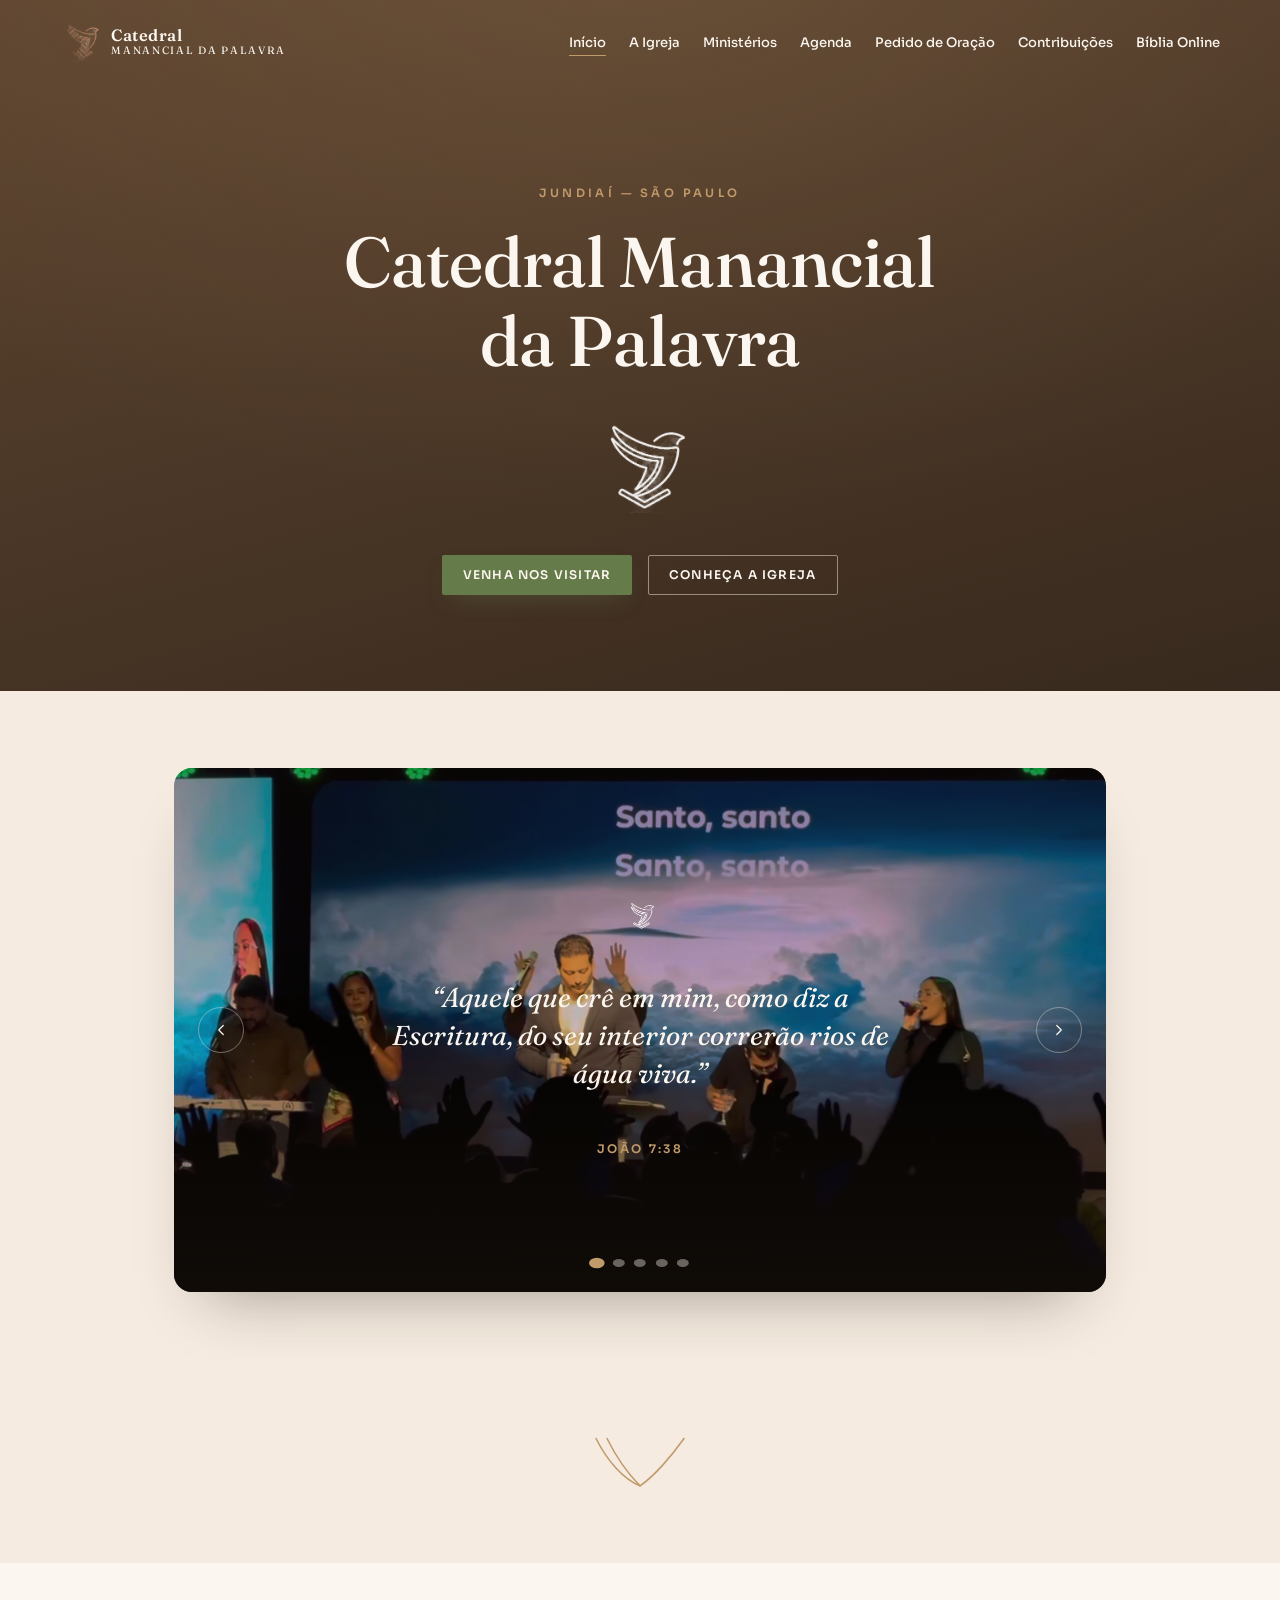
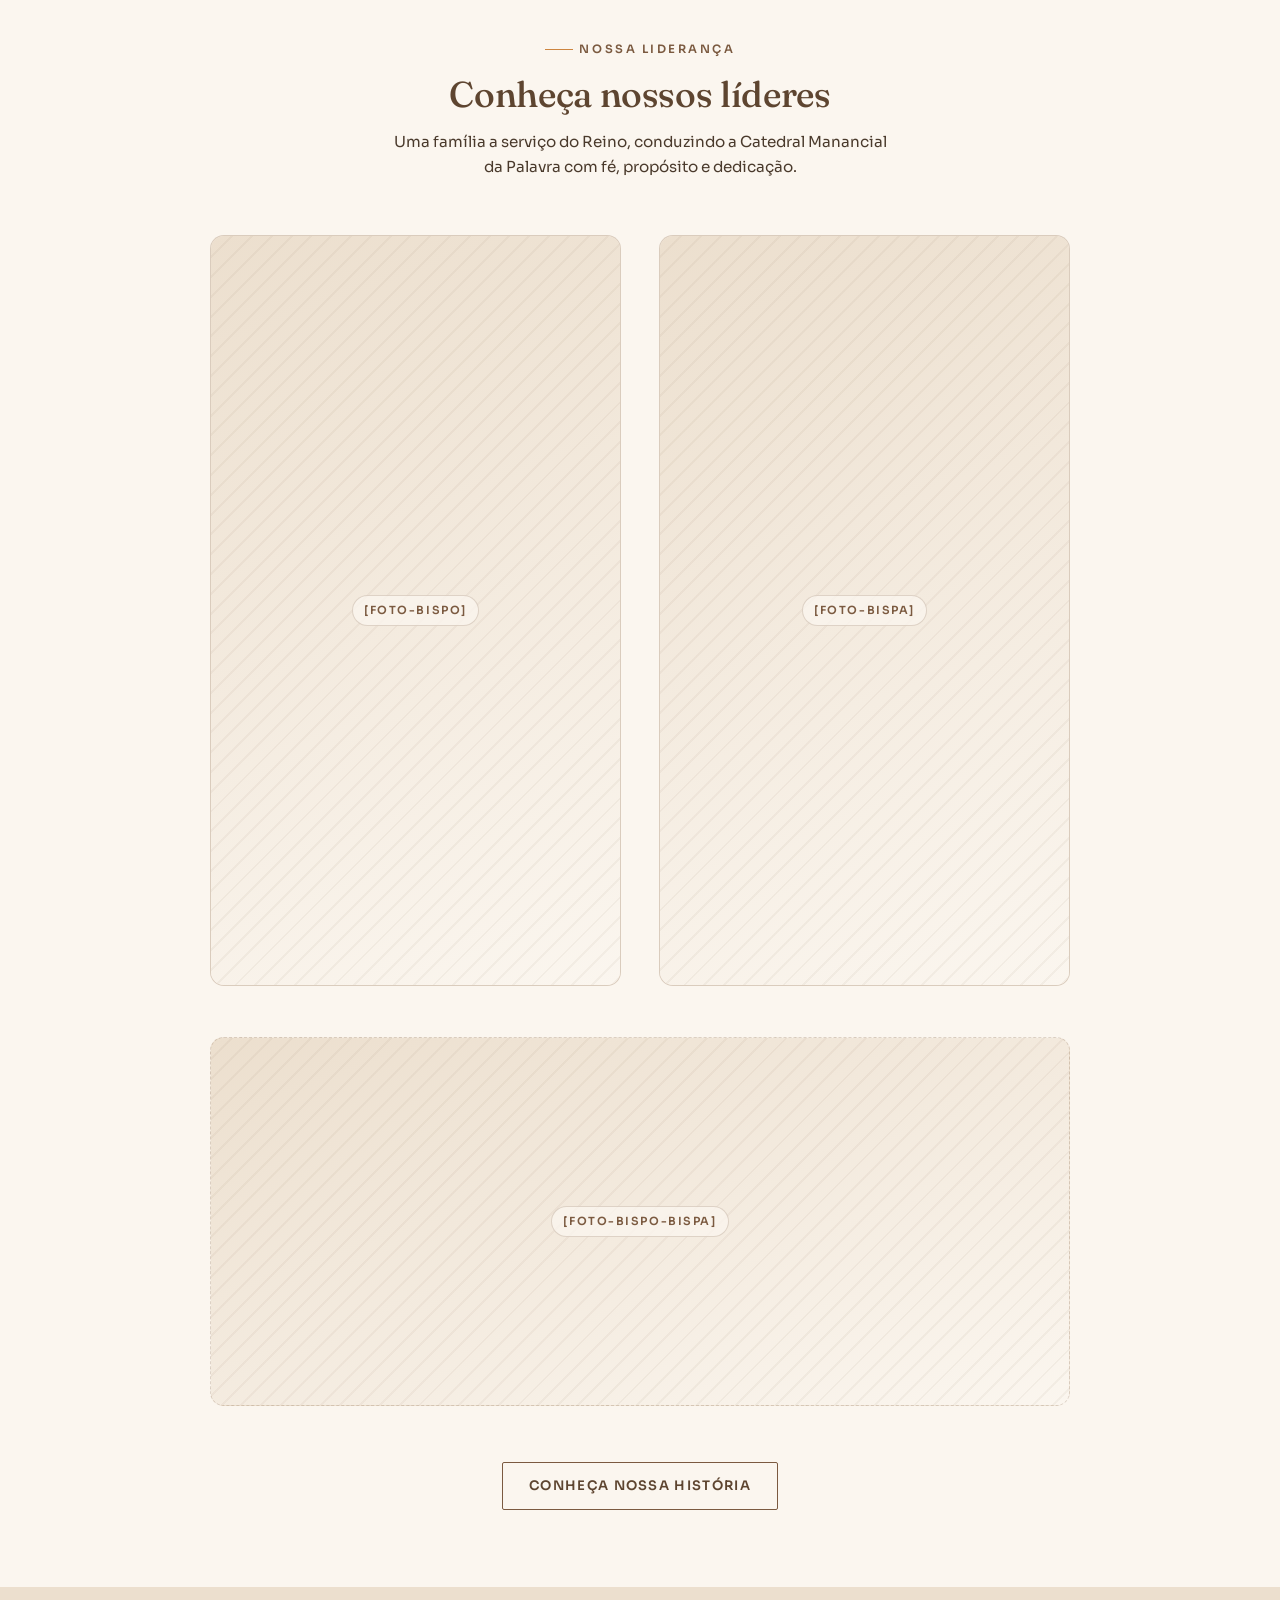
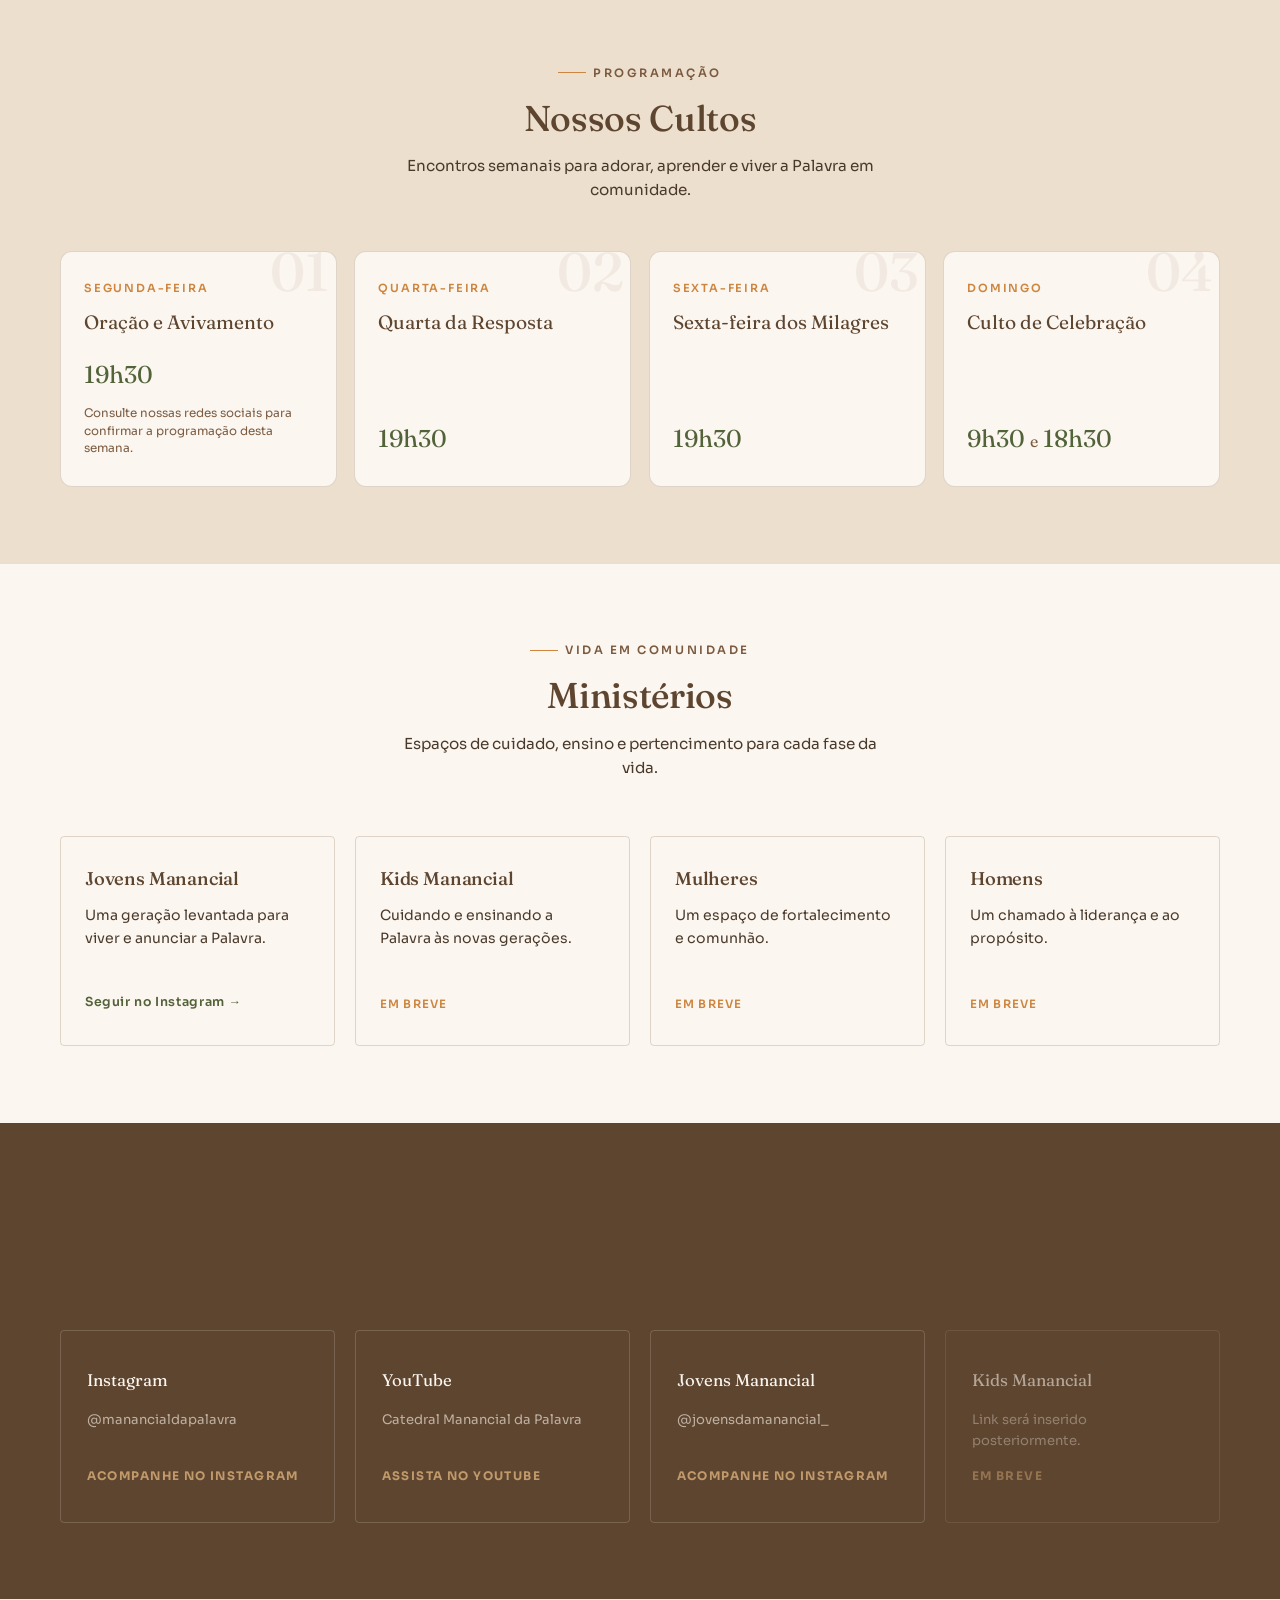
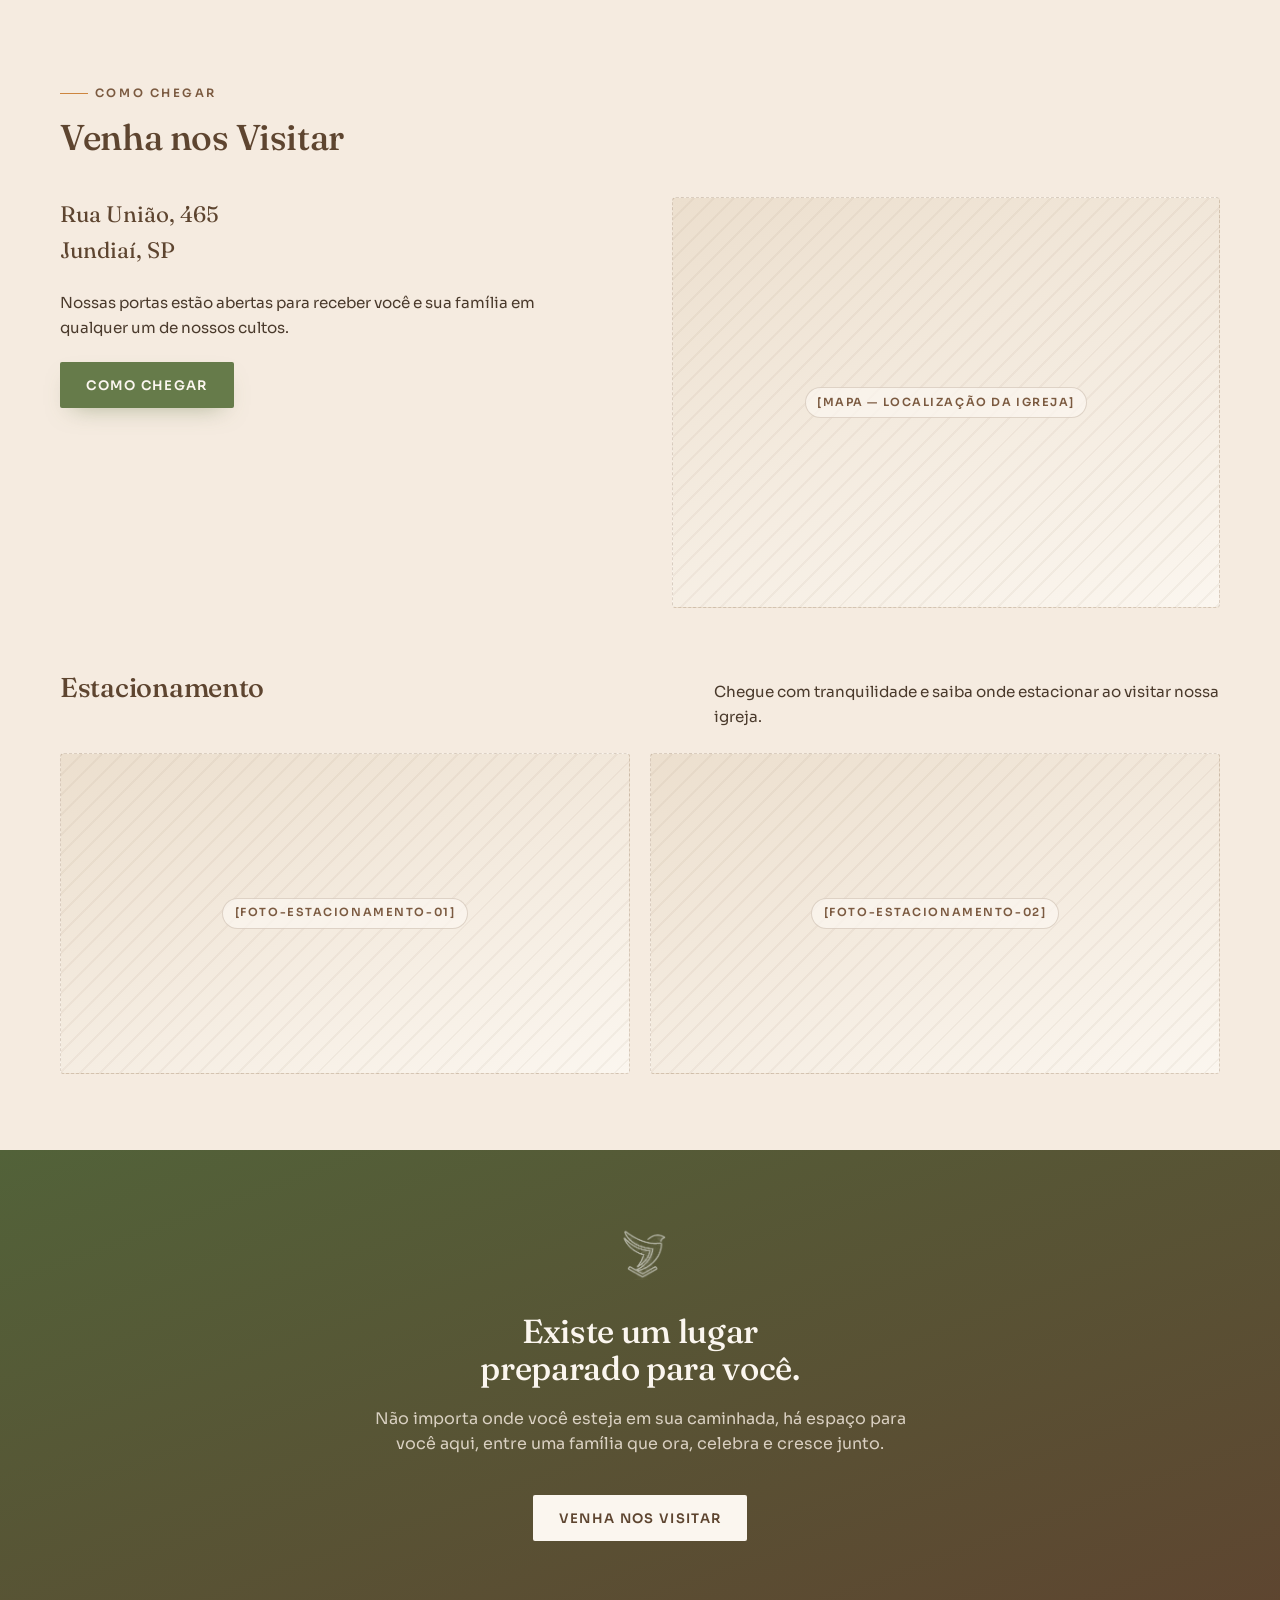
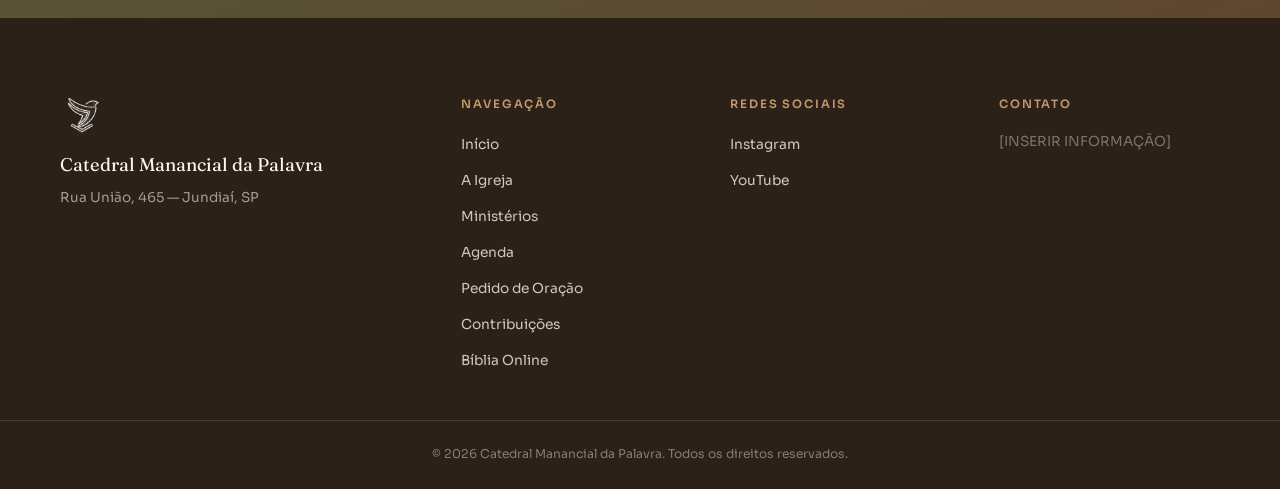
<file: index.html>
<!DOCTYPE html>
<html lang="pt-BR">
<head>
<meta charset="UTF-8" />
<meta name="viewport" content="width=device-width, initial-scale=1.0" />
<title>Catedral Manancial da Palavra — Igreja em Jundiaí, SP</title>
<meta name="description" content="Catedral Manancial da Palavra é uma igreja cristã em Jundiaí, SP, liderada pelo Bispo Pablo Romano e Bispa Anna Rayanne. Conheça nossos cultos, ministérios e venha nos visitar." />
<meta property="og:title" content="Catedral Manancial da Palavra" />
<meta property="og:description" content="Igreja cristã em Jundiaí, SP. Conheça nossa liderança, cultos, ministérios e venha nos visitar." />
<meta property="og:type" content="website" />
<meta property="og:locale" content="pt_BR" />
<link rel="icon" href="assets/img/favicon.png" />
<link rel="stylesheet" href="css/style.css" />
</head>
<body data-page="inicio">

<div id="site-header"></div>

<main>

  <!-- ===================== SEÇÃO 01 — HERO ===================== -->
  <section class="hero" aria-label="Apresentação da igreja">
    <div class="hero__content">
      <p class="hero__eyebrow">Jundiaí — São Paulo</p>
      <h1 class="hero__title">Catedral Manancial da Palavra</h1>
      <img src="assets/img/logo-mark-transparent.png" alt="Símbolo da Catedral Manancial da Palavra" class="hero__mark" />
      <div class="hero__cta">
        <a href="#visitar" class="btn btn--primary">Venha nos Visitar</a>
        <a href="a-igreja.html" class="btn btn--outline" style="border-color: rgba(245,235,224,0.5); color: #FBF6EF;">Conheça a Igreja</a>
      </div>
    </div>
  </section>

  <!-- ===================== SEÇÃO 02 — FRASES BÍBLICAS / CARROSSEL ===================== -->
  <section class="verse-section reveal">
    <div class="verse-section__inner">
      <div class="verse-carousel" data-carousel>
        <div class="carousel__slide is-active">
          <img src="assets/img/teste.jpg" alt="Momento de adoração na Catedral Manancial da Palavra" class="carousel__slide__photo" />
          <div class="verse-carousel__content">
            <img src="assets/img/logo-mark-transparent.png" alt="" class="verse-carousel__mark" aria-hidden="true" />
            <blockquote>“Aquele que crê em mim, como diz a Escritura, do seu interior correrão rios de água viva.”</blockquote>
            <cite>João 7:38</cite>
          </div>
        </div>
        <div class="carousel__slide">
          <div class="placeholder-img"><span class="placeholder-img__label">[FOTO-VERSÍCULO-02]</span></div>
          <div class="verse-carousel__content">
            <img src="assets/img/logo-mark-transparent.png" alt="" class="verse-carousel__mark" aria-hidden="true" />
            <blockquote>“Porque onde estiverem dois ou três reunidos em meu nome, ali estou no meio deles.”</blockquote>
            <cite>Mateus 18:20</cite>
          </div>
        </div>
        <div class="carousel__slide">
          <div class="placeholder-img"><span class="placeholder-img__label">[FOTO-VERSÍCULO-03]</span></div>
          <div class="verse-carousel__content">
            <img src="assets/img/logo-mark-transparent.png" alt="" class="verse-carousel__mark" aria-hidden="true" />
            <blockquote>“Tudo posso naquele que me fortalece.”</blockquote>
            <cite>Filipenses 4:13</cite>
          </div>
        </div>
        <div class="carousel__slide">
          <div class="placeholder-img"><span class="placeholder-img__label">[FOTO-VERSÍCULO-04]</span></div>
          <div class="verse-carousel__content">
            <img src="assets/img/logo-mark-transparent.png" alt="" class="verse-carousel__mark" aria-hidden="true" />
            <blockquote>“Seja forte e corajoso! Não se apavore, nem desanime, pois o Senhor, o seu Deus, estará com você por onde você andar.”</blockquote>
            <cite>Josué 1:9</cite>
          </div>
        </div>
        <div class="carousel__slide">
          <div class="placeholder-img"><span class="placeholder-img__label">[FOTO-VERSÍCULO-05]</span></div>
          <div class="verse-carousel__content">
            <img src="assets/img/logo-mark-transparent.png" alt="" class="verse-carousel__mark" aria-hidden="true" />
            <blockquote>“O Senhor é o meu pastor, nada me faltará.”</blockquote>
            <cite>Salmo 23:1</cite>
          </div>
        </div>

        <button class="carousel__nav carousel__nav--prev" aria-label="Frase anterior">
          <svg width="18" height="18" viewBox="0 0 24 24" fill="none"><path d="M15 18l-6-6 6-6" stroke="currentColor" stroke-width="1.6" stroke-linecap="round" stroke-linejoin="round"/></svg>
        </button>
        <button class="carousel__nav carousel__nav--next" aria-label="Próxima frase">
          <svg width="18" height="18" viewBox="0 0 24 24" fill="none"><path d="M9 18l6-6-6-6" stroke="currentColor" stroke-width="1.6" stroke-linecap="round" stroke-linejoin="round"/></svg>
        </button>
        <div class="carousel__dots"></div>
      </div>
    </div>
  </section>

  <div class="wing-divider" aria-hidden="true">
    <svg viewBox="0 0 100 60" fill="none">
      <path d="M10 5 C 20 25, 35 42, 50 48" />
      <path d="M20 5 C 30 25, 42 40, 50 48" />
      <path d="M90 5 C 78 22, 62 40, 50 48" />
    </svg>
  </div>

  <!-- ===================== SEÇÃO 03 — LÍDERES ===================== -->
  <section class="leaders" id="lideranca">
    <div class="container">
      <div class="leaders__head reveal">
        <p class="eyebrow">Nossa liderança</p>
        <h2>Conheça nossos líderes</h2>
        <p class="lede">Uma família a serviço do Reino, conduzindo a Catedral Manancial da Palavra com fé, propósito e dedicação.</p>
      </div>

      <div class="leaders__grid">
        <article class="leader-card reveal">
          <div class="leader-card__photo placeholder-img"><span class="placeholder-img__label">[FOTO-BISPO]</span></div>
          <div class="leader-card__body">
            <h3 class="leader-card__name">Bispo Pablo Romano</h3>
            <p class="leader-card__role">Bispo Presidente</p>
            <p class="leader-card__text">Fundador da Catedral Manancial da Palavra, conduz a igreja com um forte propósito profético desde 2019.</p>
            <a href="a-igreja.html#biografia" class="leader-card__link">Conheça a Biografia →</a>
          </div>
        </article>

        <article class="leader-card reveal">
          <div class="leader-card__photo placeholder-img"><span class="placeholder-img__label">[FOTO-BISPA]</span></div>
          <div class="leader-card__body">
            <h3 class="leader-card__name">Bispa Anna Rayanne</h3>
            <p class="leader-card__role">Bispa</p>
            <p class="leader-card__text">Ao lado do Bispo Pablo Romano há 15 anos, dedica sua vida ao cuidado e à edificação da igreja.</p>
          </div>
        </article>
      </div>

      <div class="leaders__together reveal">
        <div class="placeholder-img"><span class="placeholder-img__label">[FOTO-BISPO-BISPA]</span></div>
      </div>

      <div class="leaders__cta reveal">
        <a href="a-igreja.html#biografia" class="btn btn--outline">Conheça Nossa História</a>
      </div>
    </div>
  </section>

  <!-- ===================== SEÇÃO 04 — CULTOS ===================== -->
  <section class="services" id="cultos">
    <div class="container">
      <div class="services__head reveal">
        <p class="eyebrow">Programação</p>
        <h2>Nossos Cultos</h2>
        <p class="lede">Encontros semanais para adorar, aprender e viver a Palavra em comunidade.</p>
      </div>

      <div class="services__grid reveal">
        <div class="service-card">
          <span class="service-card__index" aria-hidden="true">01</span>
          <p class="service-card__day">Segunda-feira</p>
          <p class="service-card__name">Oração e Avivamento</p>
          <p class="service-card__time">19h30</p>
          <p class="service-card__note">Consulte nossas redes sociais para confirmar a programação desta semana.</p>
        </div>
        <div class="service-card">
          <span class="service-card__index" aria-hidden="true">02</span>
          <p class="service-card__day">Quarta-feira</p>
          <p class="service-card__name">Quarta da Resposta</p>
          <p class="service-card__time">19h30</p>
        </div>
        <div class="service-card">
          <span class="service-card__index" aria-hidden="true">03</span>
          <p class="service-card__day">Sexta-feira</p>
          <p class="service-card__name">Sexta-feira dos Milagres</p>
          <p class="service-card__time">19h30</p>
        </div>
        <div class="service-card">
          <span class="service-card__index" aria-hidden="true">04</span>
          <p class="service-card__day">Domingo</p>
          <p class="service-card__name">Culto de Celebração</p>
          <p class="service-card__time">9h30 <span style="font-size:1rem; color: var(--bronze);">e</span> 18h30</p>
        </div>
      </div>
    </div>
  </section>

  <!-- ===================== SEÇÃO 05 — MINISTÉRIOS ===================== -->
  <section class="ministries" id="ministerios">
    <div class="container">
      <div class="ministries__head reveal">
        <p class="eyebrow">Vida em comunidade</p>
        <h2>Ministérios</h2>
        <p class="lede">Espaços de cuidado, ensino e pertencimento para cada fase da vida.</p>
      </div>

      <div class="ministries__grid reveal">
        <article class="ministry-card">
          <h3 class="ministry-card__name">Jovens Manancial</h3>
          <p class="ministry-card__desc">Uma geração levantada para viver e anunciar a Palavra.</p>
          <a href="https://www.instagram.com/jovensdamanancial_/" target="_blank" rel="noopener" class="ministry-card__link">Seguir no Instagram →</a>
        </article>
        <article class="ministry-card">
          <h3 class="ministry-card__name">Kids Manancial</h3>
          <p class="ministry-card__desc">Cuidando e ensinando a Palavra às novas gerações.</p>
          <span class="ministry-card__status">Em breve</span>
        </article>
        <article class="ministry-card">
          <h3 class="ministry-card__name">Mulheres</h3>
          <p class="ministry-card__desc">Um espaço de fortalecimento e comunhão.</p>
          <span class="ministry-card__status">Em breve</span>
        </article>
        <article class="ministry-card">
          <h3 class="ministry-card__name">Homens</h3>
          <p class="ministry-card__desc">Um chamado à liderança e ao propósito.</p>
          <span class="ministry-card__status">Em breve</span>
        </article>
      </div>
    </div>
  </section>

  <!-- ===================== SEÇÃO 06 — REDES SOCIAIS ===================== -->
  <section class="social" id="redes">
    <div class="container">
      <div class="social__head reveal">
        <p class="eyebrow">Fique por dentro</p>
        <h2>Conecte-se conosco</h2>
      </div>

      <div class="social__grid reveal">
        <a class="social-card" href="https://www.instagram.com/manancialdapalavra/" target="_blank" rel="noopener">
          <p class="social-card__label">Instagram</p>
          <p class="social-card__handle">@manancialdapalavra</p>
          <span class="social-card__cta">Acompanhe no Instagram</span>
        </a>
        <a class="social-card" href="https://www.youtube.com/@Catedral_ManancialdaPalavra" target="_blank" rel="noopener">
          <p class="social-card__label">YouTube</p>
          <p class="social-card__handle">Catedral Manancial da Palavra</p>
          <span class="social-card__cta">Assista no YouTube</span>
        </a>
        <a class="social-card" href="https://www.instagram.com/jovensdamanancial_/" target="_blank" rel="noopener">
          <p class="social-card__label">Jovens Manancial</p>
          <p class="social-card__handle">@jovensdamanancial_</p>
          <span class="social-card__cta">Acompanhe no Instagram</span>
        </a>
        <div class="social-card" style="opacity: 0.55;">
          <p class="social-card__label">Kids Manancial</p>
          <p class="social-card__handle">Link será inserido posteriormente.</p>
          <span class="social-card__cta">Em breve</span>
        </div>
      </div>
    </div>
  </section>

  <!-- ===================== SEÇÃO 07 — VENHA NOS VISITAR ===================== -->
  <section class="visit" id="visitar">
    <div class="container">
      <div class="eyebrow reveal">Como chegar</div>
      <h2 class="reveal" style="margin-top: 0.9rem;">Venha nos Visitar</h2>

      <div class="visit__grid" style="margin-top: 2.5rem;">
        <div class="visit__info reveal">
          <p class="visit__address">Rua União, 465<br />Jundiaí, SP</p>
          <p class="lede">Nossas portas estão abertas para receber você e sua família em qualquer um de nossos cultos.</p>
          <div>
            <a href="https://maps.google.com/?q=Rua+União,+465,+Jundiaí,+SP" target="_blank" rel="noopener" class="btn btn--primary">Como Chegar</a>
          </div>
        </div>
        <div class="visit__map placeholder-img reveal">
          <span class="placeholder-img__label">[MAPA — LOCALIZAÇÃO DA IGREJA]</span>
        </div>
      </div>

      <div class="visit__parking reveal">
        <div class="visit__parking-head">
          <h3>Estacionamento</h3>
          <p class="lede" style="margin: 0; font-size: 0.95rem;">Chegue com tranquilidade e saiba onde estacionar ao visitar nossa igreja.</p>
        </div>
        <div class="visit__parking-grid">
          <div class="placeholder-img"><span class="placeholder-img__label">[FOTO-ESTACIONAMENTO-01]</span></div>
          <div class="placeholder-img"><span class="placeholder-img__label">[FOTO-ESTACIONAMENTO-02]</span></div>
        </div>
      </div>
    </div>
  </section>

  <!-- ===================== SEÇÃO 08 — CTA FINAL ===================== -->
  <section class="final-cta">
    <div class="container">
      <img src="assets/img/logo-mark-transparent.png" alt="" class="final-cta__mark" aria-hidden="true" />
      <h2>Existe um lugar preparado para você.</h2>
      <p>Não importa onde você esteja em sua caminhada, há espaço para você aqui, entre uma família que ora, celebra e cresce junto.</p>
      <a href="#visitar" class="btn btn--light">Venha nos Visitar</a>
    </div>
  </section>

</main>

<div id="site-footer"></div>

<script src="js/config.js"></script>
<script src="js/layout.js"></script>
<script src="js/main.js"></script>
</body>
</html>
</file>
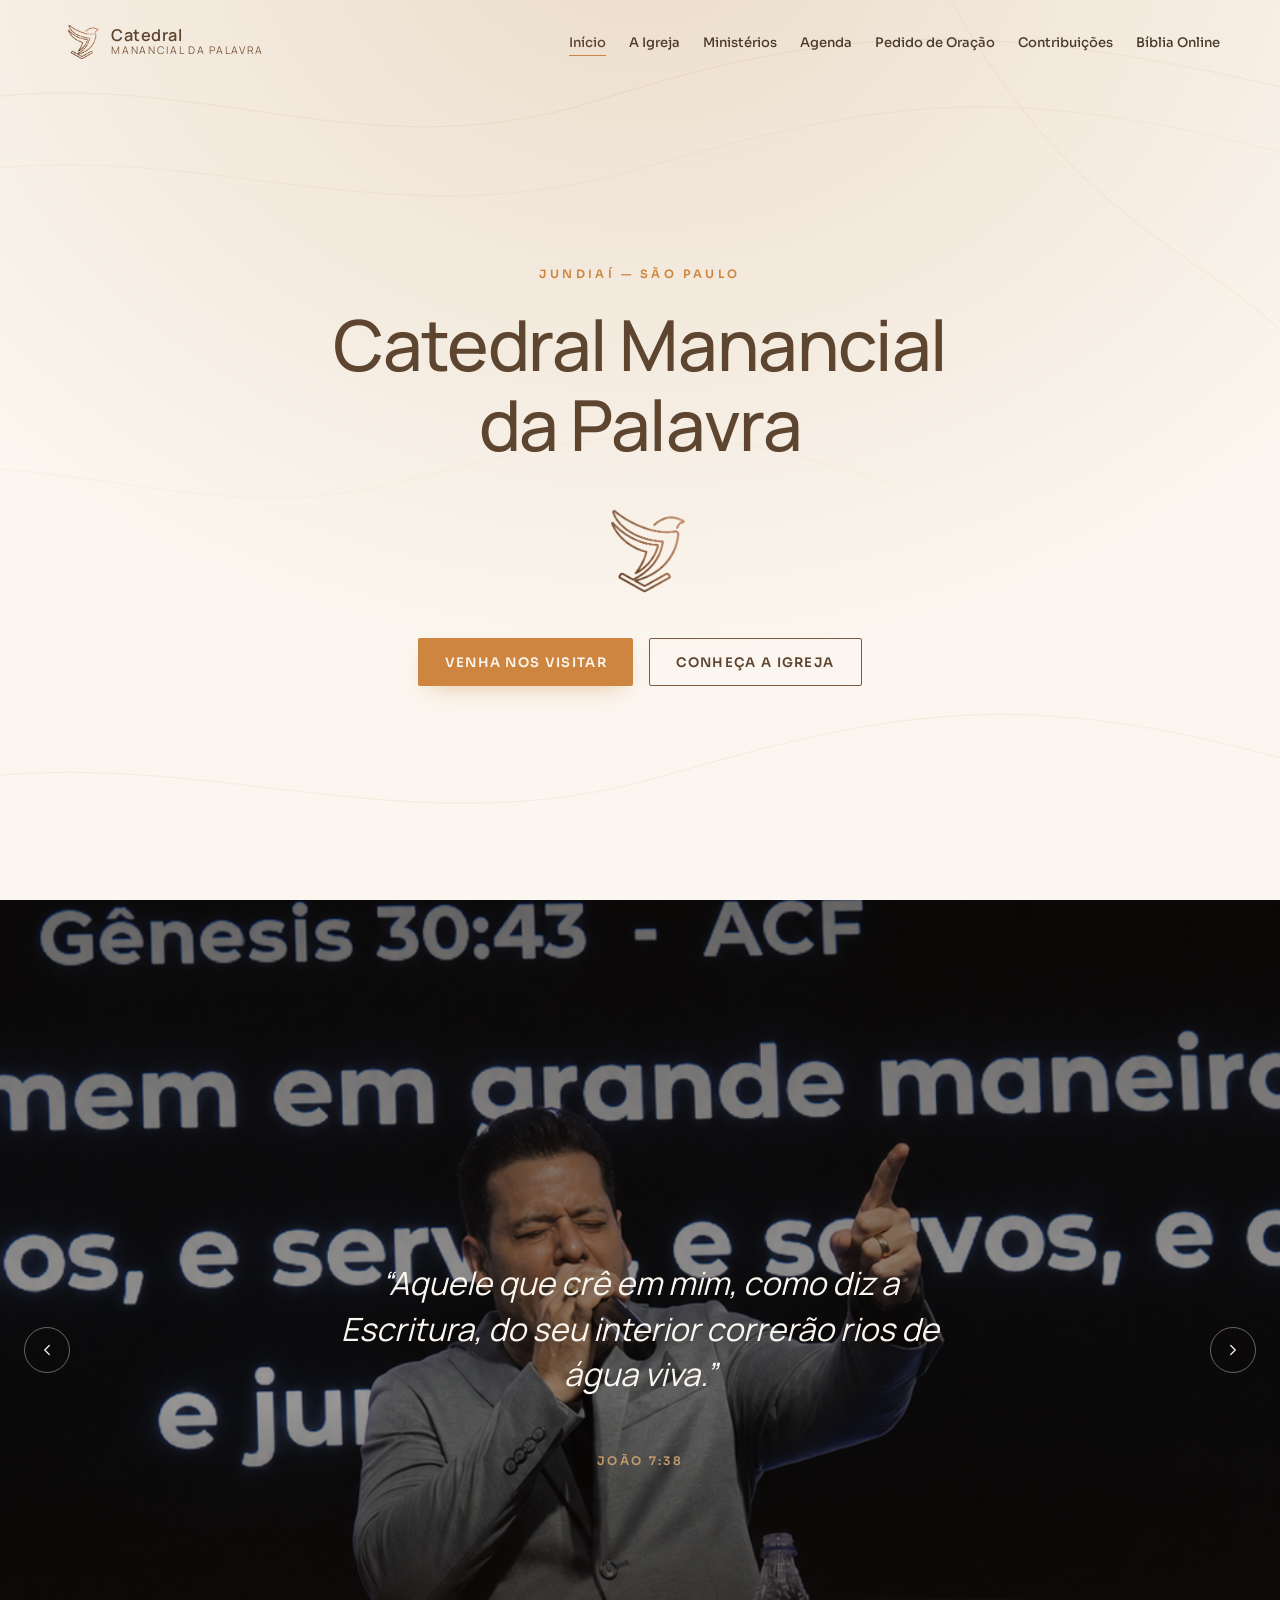
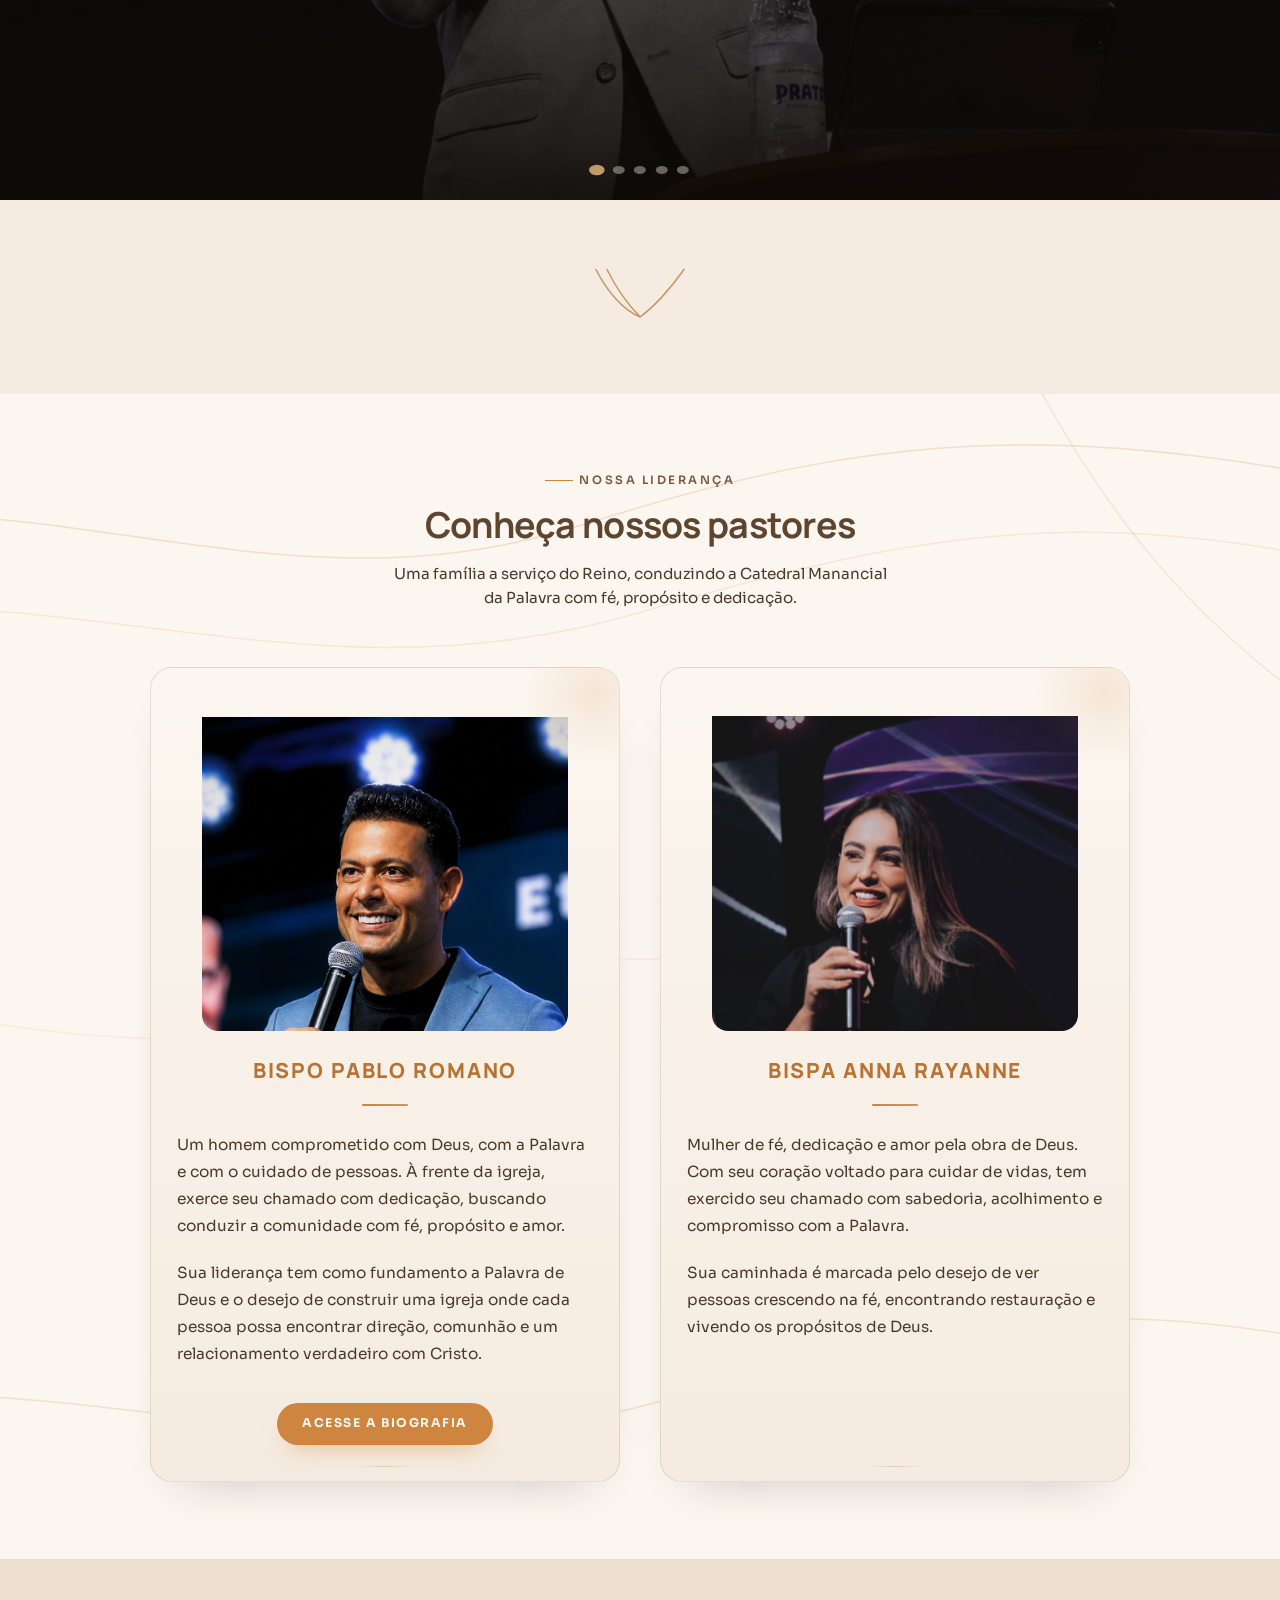
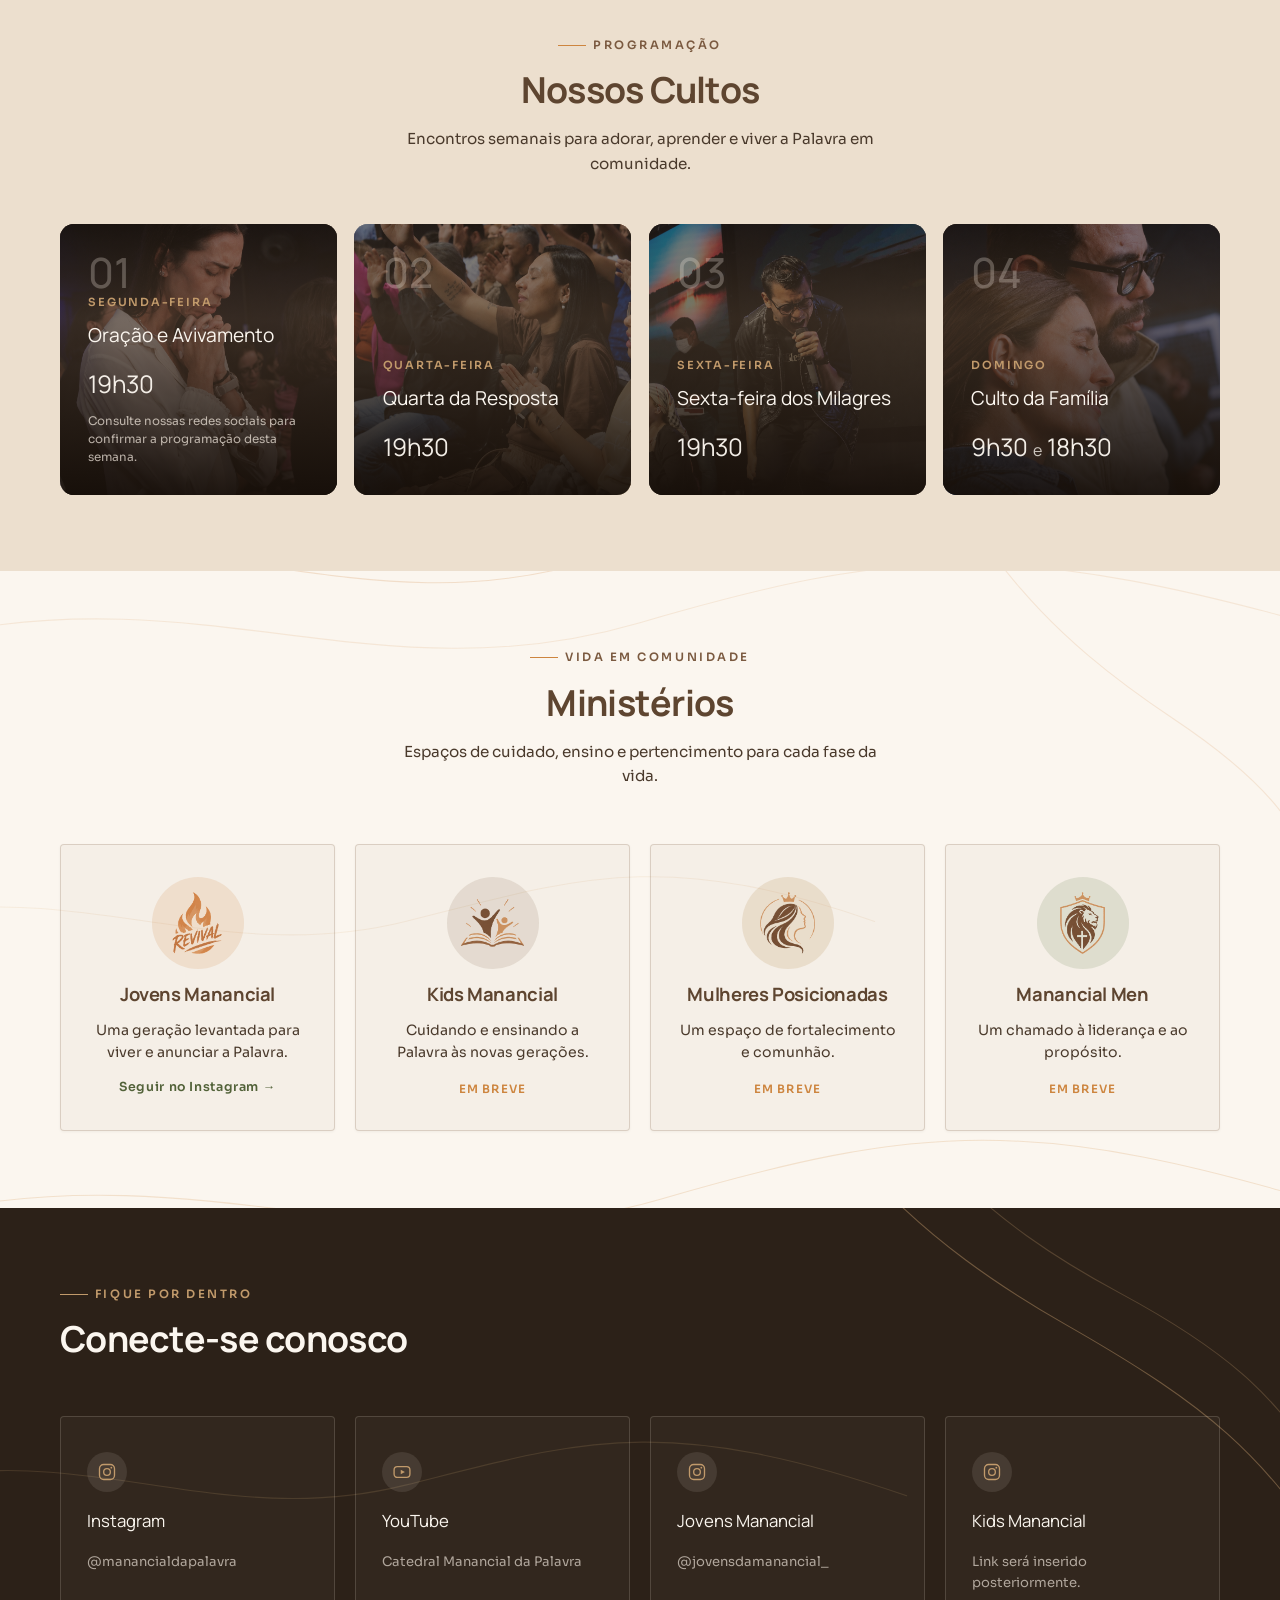
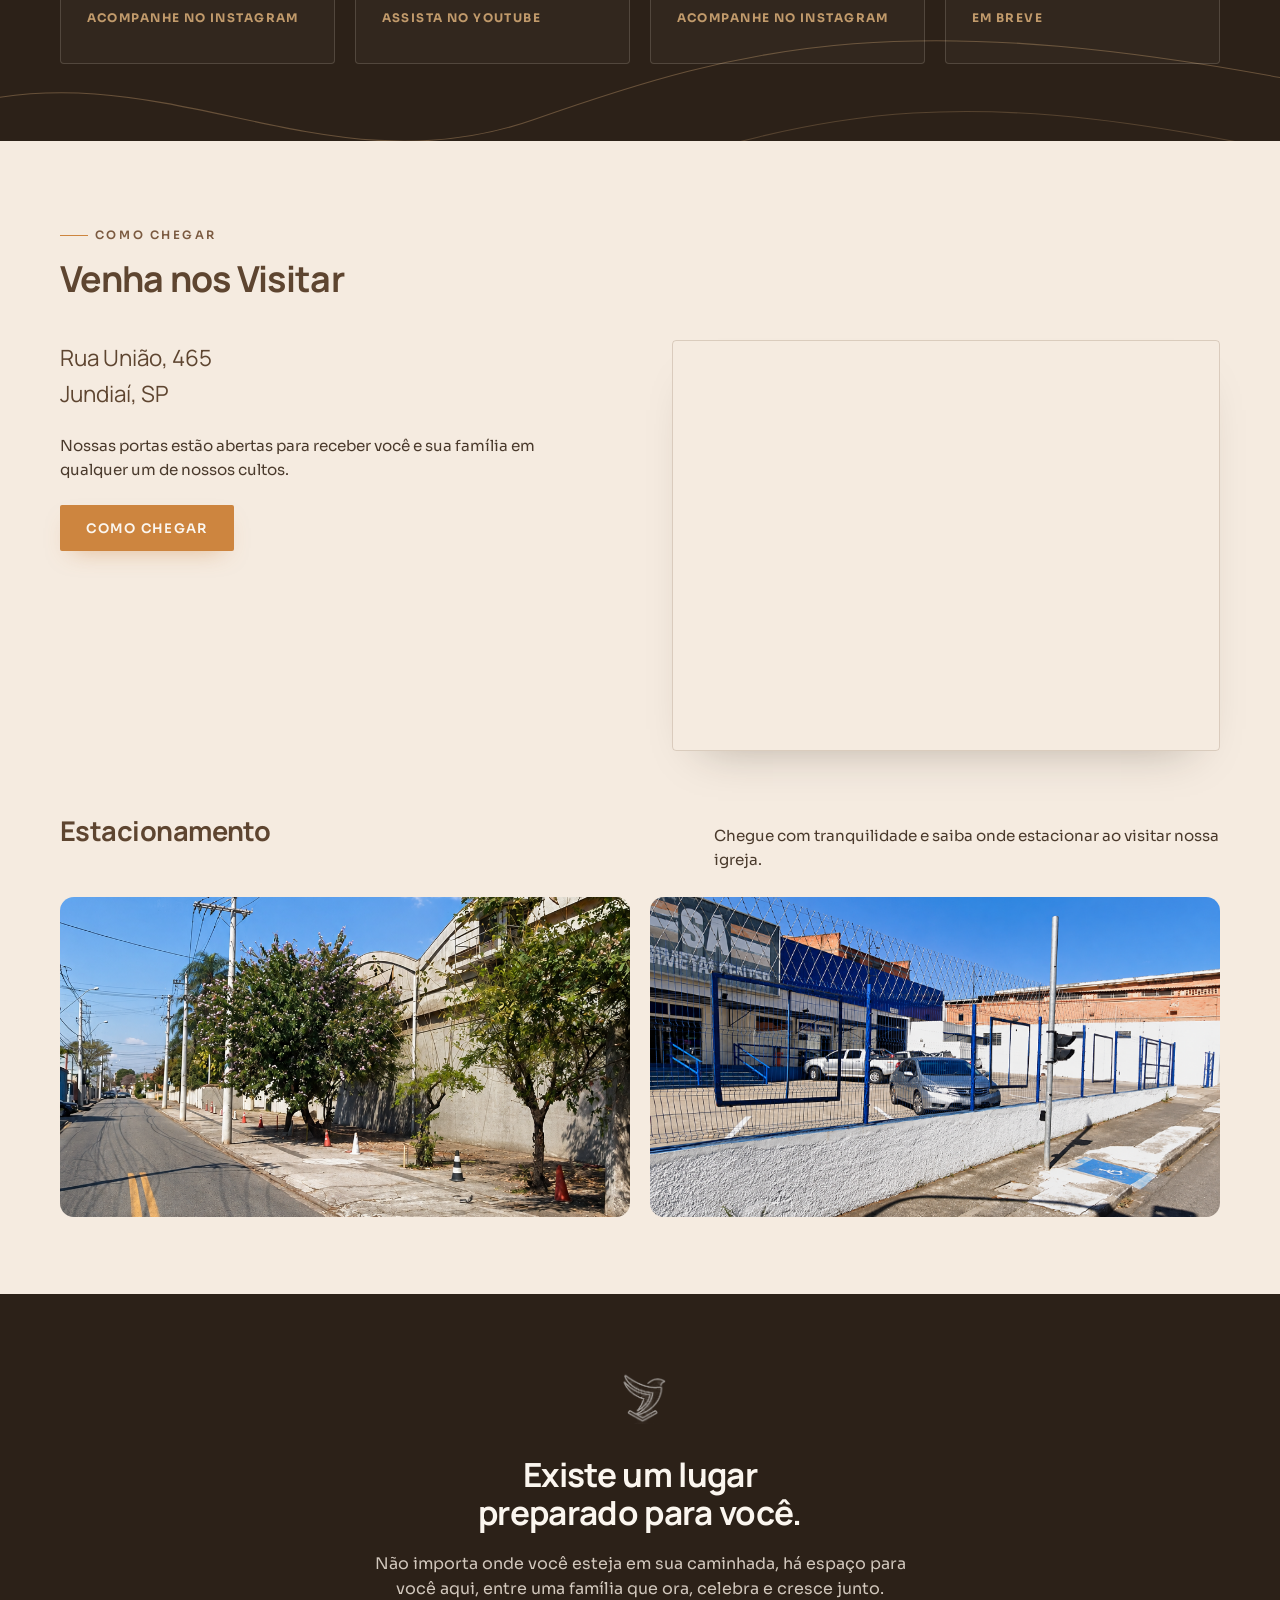
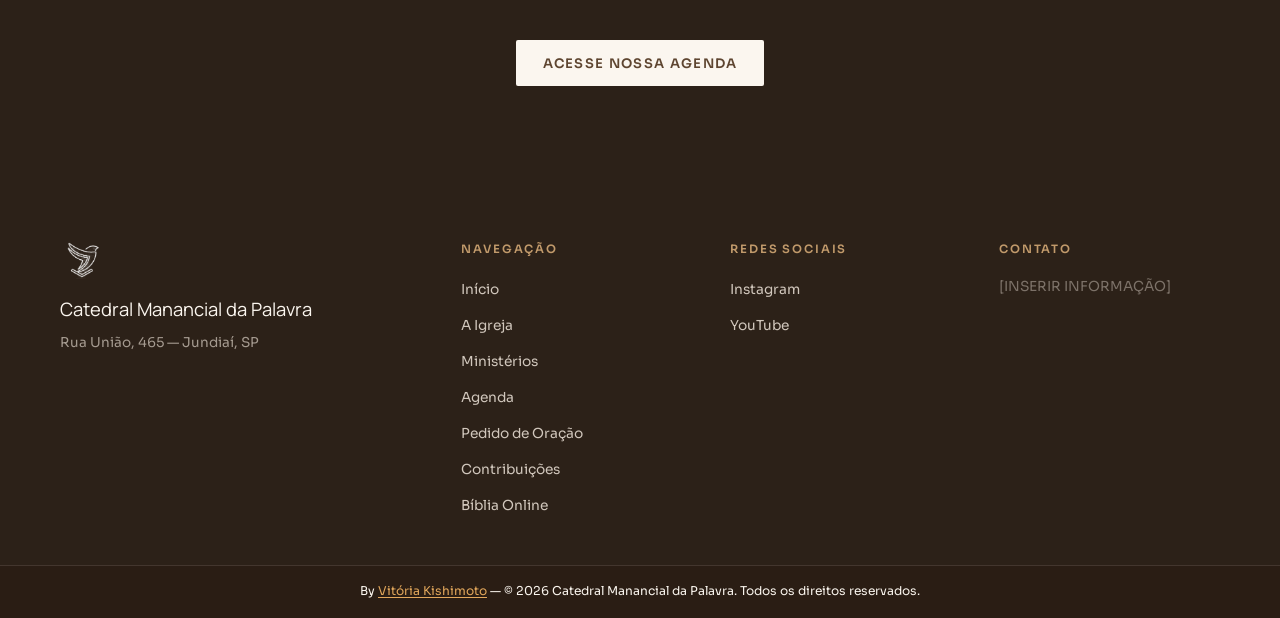
<file: sites/manancial-site/index.html>
<!DOCTYPE html>
<html lang="pt-BR">
<head>
<meta charset="UTF-8" />
<meta name="viewport" content="width=device-width, initial-scale=1.0" />
<title>Catedral Manancial da Palavra — Igreja em Jundiaí, SP</title>
<meta name="description" content="Catedral Manancial da Palavra é uma igreja cristã em Jundiaí, SP, liderada pelo Bispo Pablo Romano e Bispa Anna Rayanne. Conheça nossos cultos, ministérios e venha nos visitar." />
<meta property="og:title" content="Catedral Manancial da Palavra" />
<meta property="og:description" content="Igreja cristã em Jundiaí, SP. Conheça nossa liderança, cultos, ministérios e venha nos visitar." />
<meta property="og:type" content="website" />
<meta property="og:locale" content="pt_BR" />
<link rel="icon" href="assets/img/favicon.png" />
<link rel="stylesheet" href="css/style.css" />

<!-- ============================================================
     ESTILO EXCLUSIVO — CARDS "CONHEÇA NOSSOS PASTORES"
     Escopo restrito a #lideranca: não afeta nenhuma outra seção
     do site. Sobrescreve apenas o necessário de style.css.
     ============================================================ -->
<style>
  #lideranca .leaders__grid {
    display: grid;
    grid-template-columns: 1fr;
    gap: 2rem;
    max-width: 420px;
    margin-inline: auto;
  }

  #lideranca .leader-card {
    position: relative;
    display: flex;
    flex-direction: column;
    align-items: center;
    text-align: center;
    background: linear-gradient(180deg, #FBF6EF 0%, #F5EBE0 100%);
    border: 1px solid rgba(123, 90, 64, 0.16);
    border-radius: 22px;
    padding: 2.1rem 1.6rem 2.3rem;
    overflow: hidden;
    box-shadow: 0 24px 48px -32px rgba(44, 33, 24, 0.28);
    transition: transform 0.35s cubic-bezier(0.22,1,0.36,1), box-shadow 0.35s cubic-bezier(0.22,1,0.36,1);
  }
  #lideranca .leader-card:hover {
    transform: translateY(-4px);
    box-shadow: 0 30px 56px -30px rgba(44, 33, 24, 0.34);
  }

  /* detalhe decorativo orgânico, discreto, no canto do card */
  #lideranca .leader-card::before {
    content: "";
    position: absolute;
    top: -46px;
    right: -46px;
    width: 140px;
    height: 140px;
    border-radius: 50%;
    background: radial-gradient(circle, rgba(205, 133, 63, 0.14), transparent 70%);
    pointer-events: none;
  }
  /* pequeno traço orgânico inferior, ecoando o traço-de-asa do site */
  #lideranca .leader-card::after {
    content: "";
    position: absolute;
    bottom: 14px;
    left: 50%;
    width: 60px;
    height: 1px;
    transform: translateX(-50%);
    background: linear-gradient(90deg, transparent, rgba(193, 154, 107, 0.4), transparent);
    pointer-events: none;
  }

  /* foto agora NÃO sangra até a borda do card: fica um pouco menor
     (88% da largura, centralizada) e com respiro visível nas
     laterais e no topo. Cantos arredondados nos 4 lados (antes só
     os de baixo, porque a foto ia até a borda do card). A altura
     (aspect-ratio) ficou um pouco maior que antes (4/3.6) para dar
     mais espaço vertical e não cortar a cabeça deles. */
  #lideranca .leader-card__photo-wrap {
    width: 88%;
    aspect-ratio: 4 / 3.6;
    margin: 0 auto 1.6rem;
    border-radius: 16px;
    overflow: hidden;
    flex-shrink: 0;
  }

  /* remove os limites herdados de style.css (max-width: 118px /
     min-width: 96px / aspect-ratio: 4/3 fixo no elemento), que
     travavam o tamanho da foto mesmo com o wrap já dimensionado */
  #lideranca .leader-card__photo {
    width: 100%;
    height: 100%;
    max-width: none;
    min-width: 0;
    aspect-ratio: auto;
    object-fit: cover;
    /* ↓ ajuste este valor se ainda cortar a cabeça: 0% = topo total
       (mostra o máximo do alto da foto); valores negativos (ex.:
       -10%) "sobem" ainda mais a foto dentro do quadro. */
    object-position: center -5%;
    border-radius: 14px;
    display: block;
  }

  #lideranca .leader-card__body {
    width: 100%;
    display: flex;
    flex-direction: column;
    align-items: center;
  }

  /* nome — elemento de maior destaque do card */
  #lideranca .leader-card__name {
    font-family: var(--font-display);
    font-size: clamp(1.05rem, 4vw, 1.3rem);
    font-weight: 800;
    letter-spacing: 0.09em;
    text-transform: uppercase;
    color: #B87333;
    line-height: 1.3;
  }

  #lideranca .leader-card__divider {
    display: block;
    width: 46px;
    height: 2px;
    margin: 0.9rem 0 1.3rem;
    border-radius: 2px;
    background: linear-gradient(90deg, #CD853F, #C19A6B);
  }

  #lideranca .leader-card__text {
    align-self: stretch;
    text-align: left;
    color: #4A3A2C;
    font-size: 0.96rem;
    line-height: 1.75;
    margin-top: 0.9rem;
  }
  #lideranca .leader-card__text:first-of-type { margin-top: 0; }

  #lideranca .leader-card__link {
    margin-top: 1.9rem;
    display: inline-flex;
    align-items: center;
    gap: 0.5em;
    padding: 0.9em 2.1em;
    font-size: 0.76rem;
    font-weight: 700;
    letter-spacing: 0.12em;
    text-transform: uppercase;
    color: #FBF6EF;
    background: #CD853F;
    border-radius: 999px;
    box-shadow: 0 12px 24px -12px rgba(205, 133, 63, 0.55);
    transition: background 0.3s ease, transform 0.3s ease;
  }
  #lideranca .leader-card__link:hover {
    background: #A8642E;
    transform: translateY(-2px);
  }

  /* Desktop — dois cards lado a lado */
  @media (min-width: 700px) {
    #lideranca .leaders__grid {
      grid-template-columns: 1fr 1fr;
      max-width: 980px;
      gap: 2.5rem;
      align-items: stretch;
    }
    #lideranca .leader-card { height: 100%; }
  }
</style>

<!-- ============================================================
     ESTILO EXCLUSIVO — CARROSSEL DE FRASES BÍBLICAS
     Corrige o corte das fotos em telas largas (desktop/notebook).
     No celular a proporção da tela já é parecida com a das fotos,
     então o "cover" (preencher e cortar) funciona bem. No desktop
     a tela é bem mais larga que a foto, e o "cover" cortava boa
     parte da imagem. A solução: a partir de 900px de largura, a
     foto passa a aparecer inteira (sem cortes), centralizada, e o
     espaço vazio nas laterais é preenchido com uma versão borrada
     da própria foto — mantém o visual "cheio" sem cortar ninguém.
     ============================================================ -->
<style>
  .carousel__slide { background-size: cover; background-position: center; }

  /* camada de fundo borrado, escondida por padrão (só entra no desktop) */
  .carousel__slide::after {
    content: "";
    position: absolute;
    inset: -40px;
    z-index: 0;
    background-image: inherit;
    background-size: cover;
    background-position: center;
    filter: blur(0);
    transform: scale(1);
    opacity: 0;
  }

  /* eleva as camadas existentes para abrir espaço para o novo fundo borrado (z-index 0) */
  .verse-carousel .carousel__slide::before { z-index: 2; }
  .carousel__slide__photo { position: absolute; inset: 0; z-index: 1; width: 100%; height: 100%; object-fit: cover; object-position: center; }
  .verse-carousel__content { z-index: 3; }

  @media (min-width: 900px) {
    .carousel__slide__photo {
      object-fit: cover;
      /* ↓ ajuste este valor para subir/descer o "recorte" da foto:
         0% mostra mais o topo da imagem, 100% mostra mais a base.
         20% revela bem mais o topo do que o "center" (50%) padrão,
         que era o que cortava a parte de cima no desktop. */
      object-position: center 20%;
    }
  }
</style>

<!-- ============================================================
     ESTILO EXCLUSIVO — FOTOS DO ESTACIONAMENTO
     As <img> reais não tinham nenhuma regra própria (só o
     placeholder tinha aspect-ratio definido no style.css), por
     isso a foto aparecia enorme, na altura natural do arquivo.
     Aqui fixamos uma proporção 16/9 (mesma do placeholder antigo)
     e cortamos com object-fit, além de arredondar as bordas.
     ============================================================ -->
<style>
  .visit__parking-photo {
    width: 100%;
    height: 100%;
    aspect-ratio: 16 / 9;
    object-fit: cover;
    object-position: center;
    border-radius: 14px;
    display: block;
  }
</style>
</head>
<body data-page="inicio">

<div id="site-header"></div>

<main>

  <!-- ===================== SEÇÃO 01 — HERO ===================== -->
  <section class="hero" aria-label="Apresentação da igreja">
    <div class="hero__content">
      <p class="hero__eyebrow">Jundiaí — São Paulo</p>
      <h1 class="hero__title">Catedral Manancial da Palavra</h1>
      <img src="assets/img/logo-mark-transparent.png" alt="Símbolo da Catedral Manancial da Palavra" class="hero__mark" />
      <div class="hero__cta">
        <a href="#visitar" class="btn btn--primary">Venha nos Visitar</a>
        <a href="a-igreja.html" class="btn btn--outline">Conheça a Igreja</a>
      </div>
    </div>
  </section>

  <!-- ===================== SEÇÃO 02 — FRASES BÍBLICAS / CARROSSEL ===================== -->
  <section class="verse-section reveal">
    <div class="verse-section__inner">
      <div class="verse-carousel" data-carousel>
        <div class="carousel__slide is-active" style="background-image:url('assets/img/carrossel/carrossel1.PNG')">
          <img src="assets/img/carrossel/carrossel1.PNG" alt="Momento de adoração na Catedral Manancial da Palavra" class="carousel__slide__photo" />
          <div class="verse-carousel__content">
            <blockquote>“Aquele que crê em mim, como diz a Escritura, do seu interior correrão rios de água viva.”</blockquote>
            <cite>João 7:38</cite>
          </div>
        </div>
        <div class="carousel__slide" style="background-image:url('assets/img/carrossel/carrossel2.PNG')">
          <img src="assets/img/carrossel/carrossel2.PNG" alt="Momento de adoração na Catedral Manancial da Palavra" class="carousel__slide__photo" />
          <div class="verse-carousel__content">
            <blockquote>“Não temas, porque eu sou contigo; não te assombres, porque eu sou teu Deus; eu te fortaleço, e te ajudo.”</blockquote>
            <cite>Isaías 41:10</cite>
          </div>
        </div>
        <div class="carousel__slide" style="background-image:url('assets/img/carrossel/carrossel3.PNG')">
          <img src="assets/img/carrossel/carrossel3.PNG" alt="Momento de adoração na Catedral Manancial da Palavra" class="carousel__slide__photo" />
          <div class="verse-carousel__content">
            <blockquote>“Tudo posso naquele que me fortalece.”</blockquote>
            <cite>Filipenses 4:13</cite>
          </div>
        </div>
        <div class="carousel__slide" style="background-image:url('assets/img/carrossel/carrossel4.PNG')">
         <img src="assets/img/carrossel/carrossel4.PNG" alt="Momento de adoração na Catedral Manancial da Palavra" class="carousel__slide__photo" />
          <div class="verse-carousel__content">
            <blockquote>“Seja forte e corajoso! Não se apavore, nem desanime, pois o Senhor, o seu Deus, estará com você por onde você andar.”</blockquote>
            <cite>Josué 1:9</cite>
          </div>
        </div>
        <div class="carousel__slide" style="background-image:url('assets/img/carrossel/carrossel2.PNG')">
          <img src="assets/img/carrossel/carrossel5.PNG" alt="Momento de adoração na Catedral Manancial da Palavra" class="carousel__slide__photo" />
          <div class="verse-carousel__content">
            <blockquote>“O Senhor é o meu pastor, nada me faltará.”</blockquote>
            <cite>Salmo 23:1</cite>
          </div>
        </div>

        <button class="carousel__nav carousel__nav--prev" aria-label="Frase anterior">
          <svg width="18" height="18" viewBox="0 0 24 24" fill="none"><path d="M15 18l-6-6 6-6" stroke="currentColor" stroke-width="1.6" stroke-linecap="round" stroke-linejoin="round"/></svg>
        </button>
        <button class="carousel__nav carousel__nav--next" aria-label="Próxima frase">
          <svg width="18" height="18" viewBox="0 0 24 24" fill="none"><path d="M9 18l6-6-6-6" stroke="currentColor" stroke-width="1.6" stroke-linecap="round" stroke-linejoin="round"/></svg>
        </button>
        <div class="carousel__dots"></div>
      </div>
    </div>
  </section>

  <div class="wing-divider" aria-hidden="true">
    <svg viewBox="0 0 100 60" fill="none">
      <path d="M10 5 C 20 25, 35 42, 50 48" />
      <path d="M20 5 C 30 25, 42 40, 50 48" />
      <path d="M90 5 C 78 22, 62 40, 50 48" />
    </svg>
  </div>

  <!-- ===================== SEÇÃO — LÍDERES / PASTORES ===================== -->
  <section class="leaders" id="lideranca">
    <div class="container">
      <div class="leaders__head">
        <p class="eyebrow">Nossa liderança</p>
        <h2>Conheça nossos pastores</h2>
        <p class="lede">Uma família a serviço do Reino, conduzindo a Catedral Manancial da Palavra com fé, propósito e dedicação.</p>
      </div>

      <div class="leaders__grid">
        <!-- CARD 1 — PASTOR -->
        <article class="leader-card">
          <div class="leader-card__photo-wrap">
            <img src="assets/img/foto-bispo.jpg" alt="Bispo Pablo Romano" class="leader-card__photo" />
          </div>
          <div class="leader-card__body">
            <h3 class="leader-card__name">Bispo Pablo Romano</h3>
            <span class="leader-card__divider" aria-hidden="true"></span>
            <p class="leader-card__text">Um homem comprometido com Deus, com a Palavra e com o cuidado de pessoas. À frente da igreja, exerce seu chamado com dedicação, buscando conduzir a comunidade com fé, propósito e amor.</p>
            <p class="leader-card__text">Sua liderança tem como fundamento a Palavra de Deus e o desejo de construir uma igreja onde cada pessoa possa encontrar direção, comunhão e um relacionamento verdadeiro com Cristo.</p>
            <a href="a-igreja.html#biografia" class="leader-card__link">Acesse a Biografia</a>
          </div>
        </article>

        <!-- CARD 2 — PASTORA -->
        <article class="leader-card">
          <div class="leader-card__photo-wrap">
            <img src="assets/img/foto-bispa-anna.jpg" alt="Bispa Anna Rayanne" class="leader-card__photo" />
          </div>
          <div class="leader-card__body">
            <h3 class="leader-card__name">Bispa Anna Rayanne</h3>
            <span class="leader-card__divider" aria-hidden="true"></span>
            <p class="leader-card__text">Mulher de fé, dedicação e amor pela obra de Deus. Com seu coração voltado para cuidar de vidas, tem exercido seu chamado com sabedoria, acolhimento e compromisso com a Palavra.</p>
            <p class="leader-card__text">Sua caminhada é marcada pelo desejo de ver pessoas crescendo na fé, encontrando restauração e vivendo os propósitos de Deus.</p>
          </div>
        </article>
      </div>
    </div>
  </section>

  <!-- ===================== SEÇÃO 04 — CULTOS ===================== -->
  <section class="services" id="cultos">
    <div class="container">
      <div class="services__head reveal">
        <p class="eyebrow">Programação</p>
        <h2>Nossos Cultos</h2>
        <p class="lede">Encontros semanais para adorar, aprender e viver a Palavra em comunidade.</p>
      </div>

      <div class="services__grid reveal">
        <div class="service-card service-card--seg">
          <div class="service-card__media">
            <img src="assets/img/cultos/culto1.png" alt="" />
          </div>
          <span class="service-card__index" aria-hidden="true">01</span>
          <div class="service-card__content">
            <p class="service-card__day">Segunda-feira</p>
            <p class="service-card__name">Oração e Avivamento</p>
            <p class="service-card__time">19h30</p>
            <p class="service-card__note">Consulte nossas redes sociais para confirmar a programação desta semana.</p>
          </div>
        </div>
        <div class="service-card service-card--qua">
          <div class="service-card__media">
            <img src="assets/img/cultos/culto2.PNG" alt="" />
          </div>
          <span class="service-card__index" aria-hidden="true">02</span>
          <div class="service-card__content">
            <p class="service-card__day">Quarta-feira</p>
            <p class="service-card__name">Quarta da Resposta</p>
            <p class="service-card__time">19h30</p>
          </div>
        </div>
        <div class="service-card service-card--sex">
          <div class="service-card__media">
            <img src="assets/img/cultos/culto3.PNG" alt="" />
          </div>
          <span class="service-card__index" aria-hidden="true">03</span>
          <div class="service-card__content">
            <p class="service-card__day">Sexta-feira</p>
            <p class="service-card__name">Sexta-feira dos Milagres</p>
            <p class="service-card__time">19h30</p>
          </div>
        </div>
        <div class="service-card service-card--dom">
          <div class="service-card__media">
            <img src="assets/img/cultos/culto4.PNG" alt="" />
          </div>
          <span class="service-card__index" aria-hidden="true">04</span>
          <div class="service-card__content">
            <p class="service-card__day">Domingo</p>
            <p class="service-card__name">Culto da Família</p>
            <p class="service-card__time">9h30 <span style="font-size:1rem; opacity:.8;">e</span> 18h30</p>
          </div>
        </div>
      </div>
    </div>
  </section>

  <!-- ===================== SEÇÃO 05 — MINISTÉRIOS ===================== -->
  <section class="ministries" id="ministerios">
    <div class="container">
      <div class="ministries__head reveal">
        <p class="eyebrow">Vida em comunidade</p>
        <h2>Ministérios</h2>
        <p class="lede">Espaços de cuidado, ensino e pertencimento para cada fase da vida.</p>
      </div>

      <div class="ministries__grid reveal">
        <article class="ministry-card ministry-card--jovens">
          <span class="ministry-card__icon"><img src="assets/img/logos/jovens.png" alt="" /></span>
          <h3 class="ministry-card__name">Jovens Manancial</h3>
          <p class="ministry-card__desc">Uma geração levantada para viver e anunciar a Palavra.</p>
          <a href="https://www.instagram.com/jovensdamanancial_/" target="_blank" rel="noopener" class="ministry-card__link">Seguir no Instagram →</a>
        </article>
        <article class="ministry-card ministry-card--kids">
          <span class="ministry-card__icon"><img src="assets/img/logos/kids.png" alt="" /></span>
          <h3 class="ministry-card__name">Kids Manancial</h3>
          <p class="ministry-card__desc">Cuidando e ensinando a Palavra às novas gerações.</p>
          <span class="ministry-card__status">Em breve</span>
        </article>
        <article class="ministry-card ministry-card--mulheres">
          <span class="ministry-card__icon"><img src="assets/img/logos/mulheres.png" alt="" /></span>
          <h3 class="ministry-card__name">Mulheres Posicionadas</h3>
          <p class="ministry-card__desc">Um espaço de fortalecimento e comunhão.</p>
          <span class="ministry-card__status">Em breve</span>
        </article>
        <article class="ministry-card ministry-card--homens">
          <span class="ministry-card__icon"><img src="assets/img/logos/homens-leao.png" alt="" /></span>
          <h3 class="ministry-card__name">Manancial Men</h3>
          <p class="ministry-card__desc">Um chamado à liderança e ao propósito.</p>
          <span class="ministry-card__status">Em breve</span>
        </article>
      </div>
    </div>
  </section>

  <!-- ===================== SEÇÃO 06 — REDES SOCIAIS ===================== -->
  <section class="social" id="redes">
    <div class="container">
      <div class="social__head reveal">
        <p class="eyebrow">Fique por dentro</p>
        <h2>Conecte-se conosco</h2>
      </div>

      <div class="social__grid reveal">
        <a class="social-card" href="https://www.instagram.com/manancialdapalavra/" target="_blank" rel="noopener">
          <span class="social-card__icon" aria-hidden="true">
            <svg width="20" height="20" viewBox="0 0 24 24" fill="none"><rect x="3" y="3" width="18" height="18" rx="5" stroke="currentColor" stroke-width="1.6"/><circle cx="12" cy="12" r="4" stroke="currentColor" stroke-width="1.6"/><circle cx="17.2" cy="6.8" r="1.1" fill="currentColor"/></svg>
          </span>
          <p class="social-card__label">Instagram</p>
          <p class="social-card__handle">@manancialdapalavra</p>
          <span class="social-card__cta">Acompanhe no Instagram</span>
        </a>
        <a class="social-card" href="https://www.youtube.com/@Catedral_ManancialdaPalavra" target="_blank" rel="noopener">
          <span class="social-card__icon" aria-hidden="true">
            <svg width="20" height="20" viewBox="0 0 24 24" fill="none"><rect x="2.5" y="5.5" width="19" height="13" rx="4" stroke="currentColor" stroke-width="1.6"/><path d="M10.5 9.3l5 2.7-5 2.7V9.3z" fill="currentColor"/></svg>
          </span>
          <p class="social-card__label">YouTube</p>
          <p class="social-card__handle">Catedral Manancial da Palavra</p>
          <span class="social-card__cta">Assista no YouTube</span>
        </a>
        <a class="social-card" href="https://www.instagram.com/jovensdamanancial_/" target="_blank" rel="noopener">
          <span class="social-card__icon" aria-hidden="true">
            <svg width="20" height="20" viewBox="0 0 24 24" fill="none"><rect x="3" y="3" width="18" height="18" rx="5" stroke="currentColor" stroke-width="1.6"/><circle cx="12" cy="12" r="4" stroke="currentColor" stroke-width="1.6"/><circle cx="17.2" cy="6.8" r="1.1" fill="currentColor"/></svg>
          </span>
          <p class="social-card__label">Jovens Manancial</p>
          <p class="social-card__handle">@jovensdamanancial_</p>
          <span class="social-card__cta">Acompanhe no Instagram</span>
        </a>
        <div class="social-card">
          <span class="social-card__icon" aria-hidden="true">
            <svg width="20" height="20" viewBox="0 0 24 24" fill="none"><rect x="3" y="3" width="18" height="18" rx="5" stroke="currentColor" stroke-width="1.6"/><circle cx="12" cy="12" r="4" stroke="currentColor" stroke-width="1.6"/><circle cx="17.2" cy="6.8" r="1.1" fill="currentColor"/></svg>
          </span>
          <p class="social-card__label">Kids Manancial</p>
          <p class="social-card__handle">Link será inserido posteriormente.</p>
          <span class="social-card__cta">Em breve</span>
        </div>
      </div>
    </div>
  </section>

  <!-- ===================== SEÇÃO 07 — VENHA NOS VISITAR ===================== -->
  <section class="visit" id="visitar">
    <div class="container">
      <div class="eyebrow reveal">Como chegar</div>
      <h2 class="reveal" style="margin-top: 0.9rem;">Venha nos Visitar</h2>

      <div class="visit__grid" style="margin-top: 2.5rem;">
        <div class="visit__info reveal">
          <p class="visit__address">Rua União, 465<br />Jundiaí, SP</p>
          <p class="lede">Nossas portas estão abertas para receber você e sua família em qualquer um de nossos cultos.</p>
          <div>
            <a href="https://www.google.com/maps/place/Catedral+Manancial+da+Palavra/@-23.2114123,-46.8888499,17z/data=!3m1!4b1!4m6!3m5!1s0x94cf270d6c813cb1:0xea28865ee2a14bbb!8m2!3d-23.2114173!4d-46.886275!16s%2Fg%2F11v674sl_1?entry=ttu&g_ep=EgoyMDI2MDgxOS4wIKXMDSoASAFQAw%3D%3D" target="_blank" rel="noopener" class="btn btn--primary">Como Chegar</a>
          </div>
        </div>
        <div class="visit__map reveal">
          <iframe
            src="https://www.google.com/maps?q=-23.2114173,-46.886275&hl=pt-BR&z=16&output=embed"
            width="100%" height="100%" style="border:0;"
            allowfullscreen="" loading="lazy" referrerpolicy="no-referrer-when-downgrade"
            title="Mapa — Catedral Manancial da Palavra">
          </iframe>
        </div>
      </div>

      <div class="visit__parking reveal">
        <div class="visit__parking-head">
          <h3>Estacionamento</h3>
          <p class="lede" style="margin: 0; font-size: 0.95rem;">Chegue com tranquilidade e saiba onde estacionar ao visitar nossa igreja.</p>
        </div>
        <div class="visit__parking-grid">
          <img src="assets/img/estacionamento/estacionamento1.png" alt="Estacionamento da Catedral Manancial da Palavra" class="visit__parking-photo" />
          <img src="assets/img/estacionamento/estacionamento2.png" alt="Estacionamento da Catedral Manancial da Palavra" class="visit__parking-photo" />
        </div>
      </div>
    </div>
  </section>

  <!-- ===================== SEÇÃO 08 — CTA FINAL ===================== -->
  <section class="final-cta">
    <div class="container">
      <img src="assets/img/logo-mark-transparent.png" alt="" class="final-cta__mark" aria-hidden="true" />
      <h2>Existe um lugar preparado para você.</h2>
      <p>Não importa onde você esteja em sua caminhada, há espaço para você aqui, entre uma família que ora, celebra e cresce junto.</p>
      <a href="agenda.html" class="btn btn--light">Acesse Nossa Agenda</a>
    </div>
  </section>

</main>

<div id="site-footer"></div>

<script src="js/config.js"></script>
<script src="js/layout.js"></script>
<script src="js/main.js"></script>
</body>
</html>
</file>
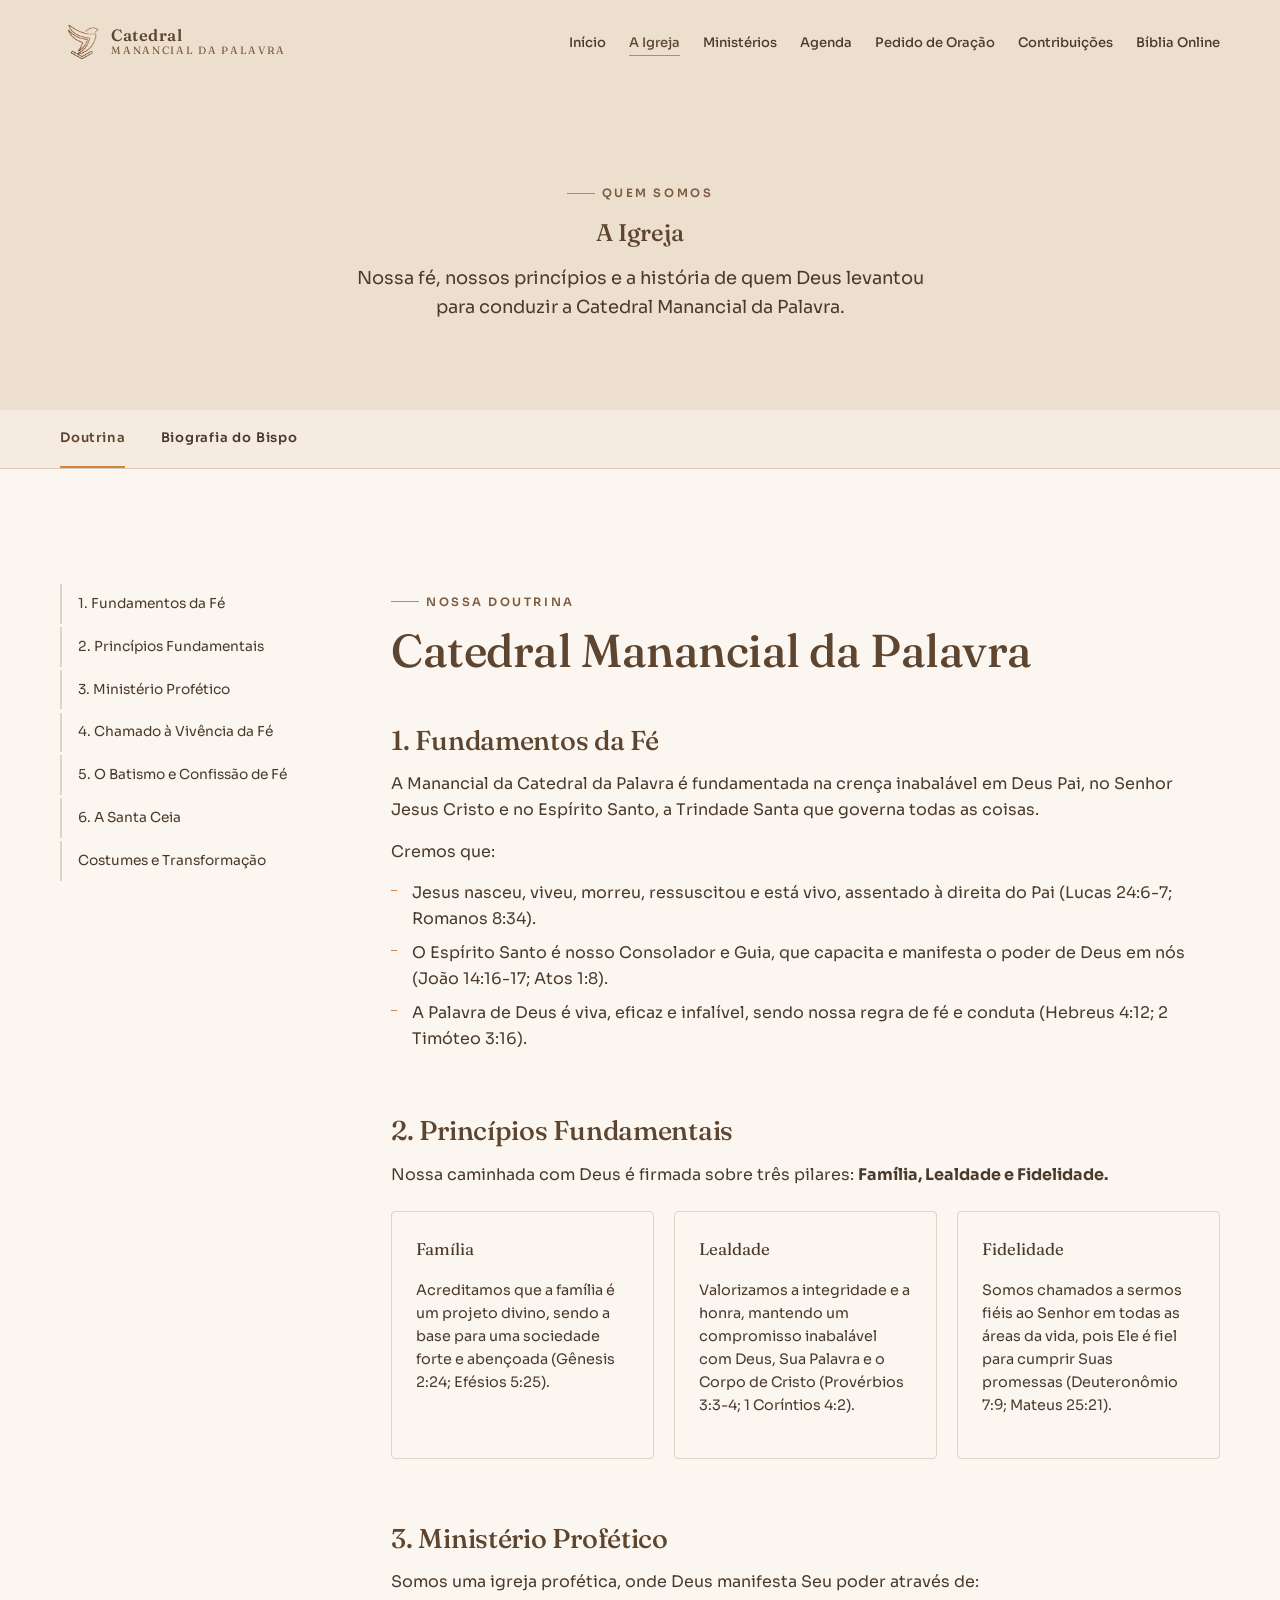
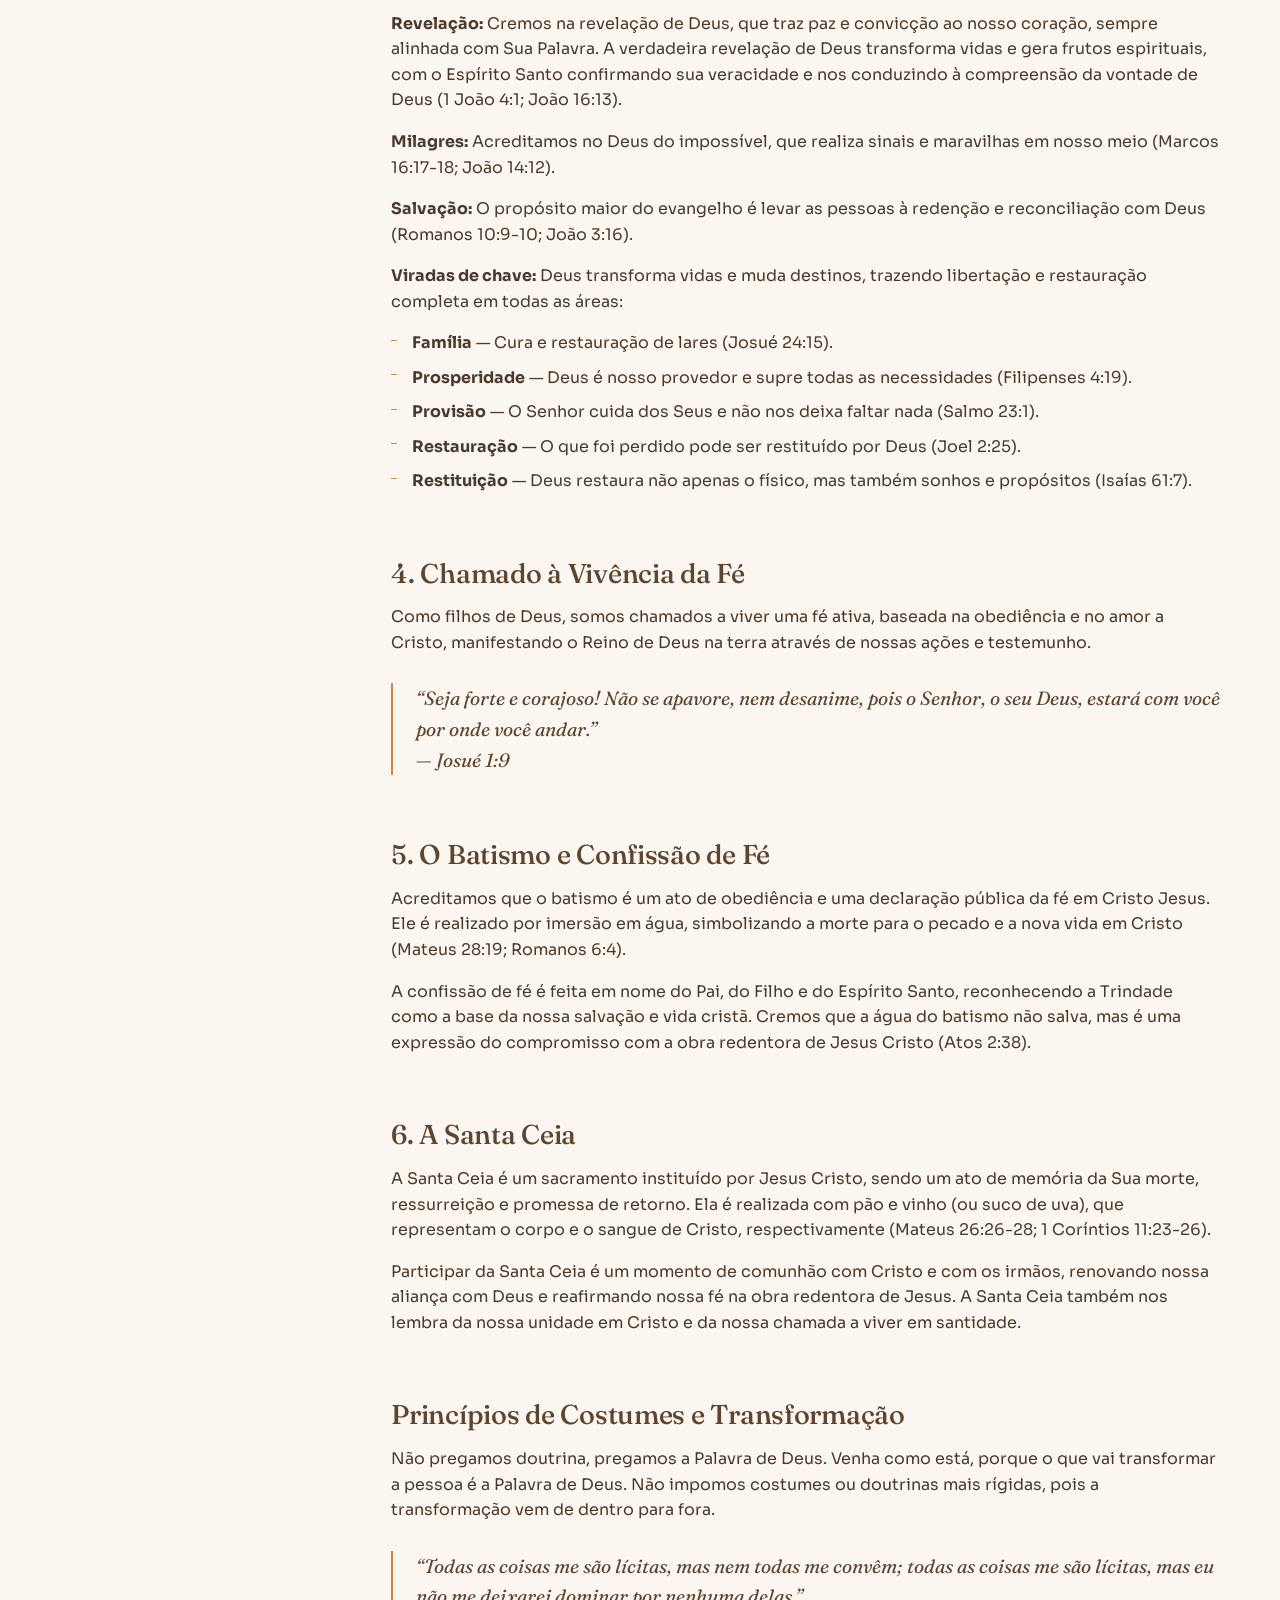
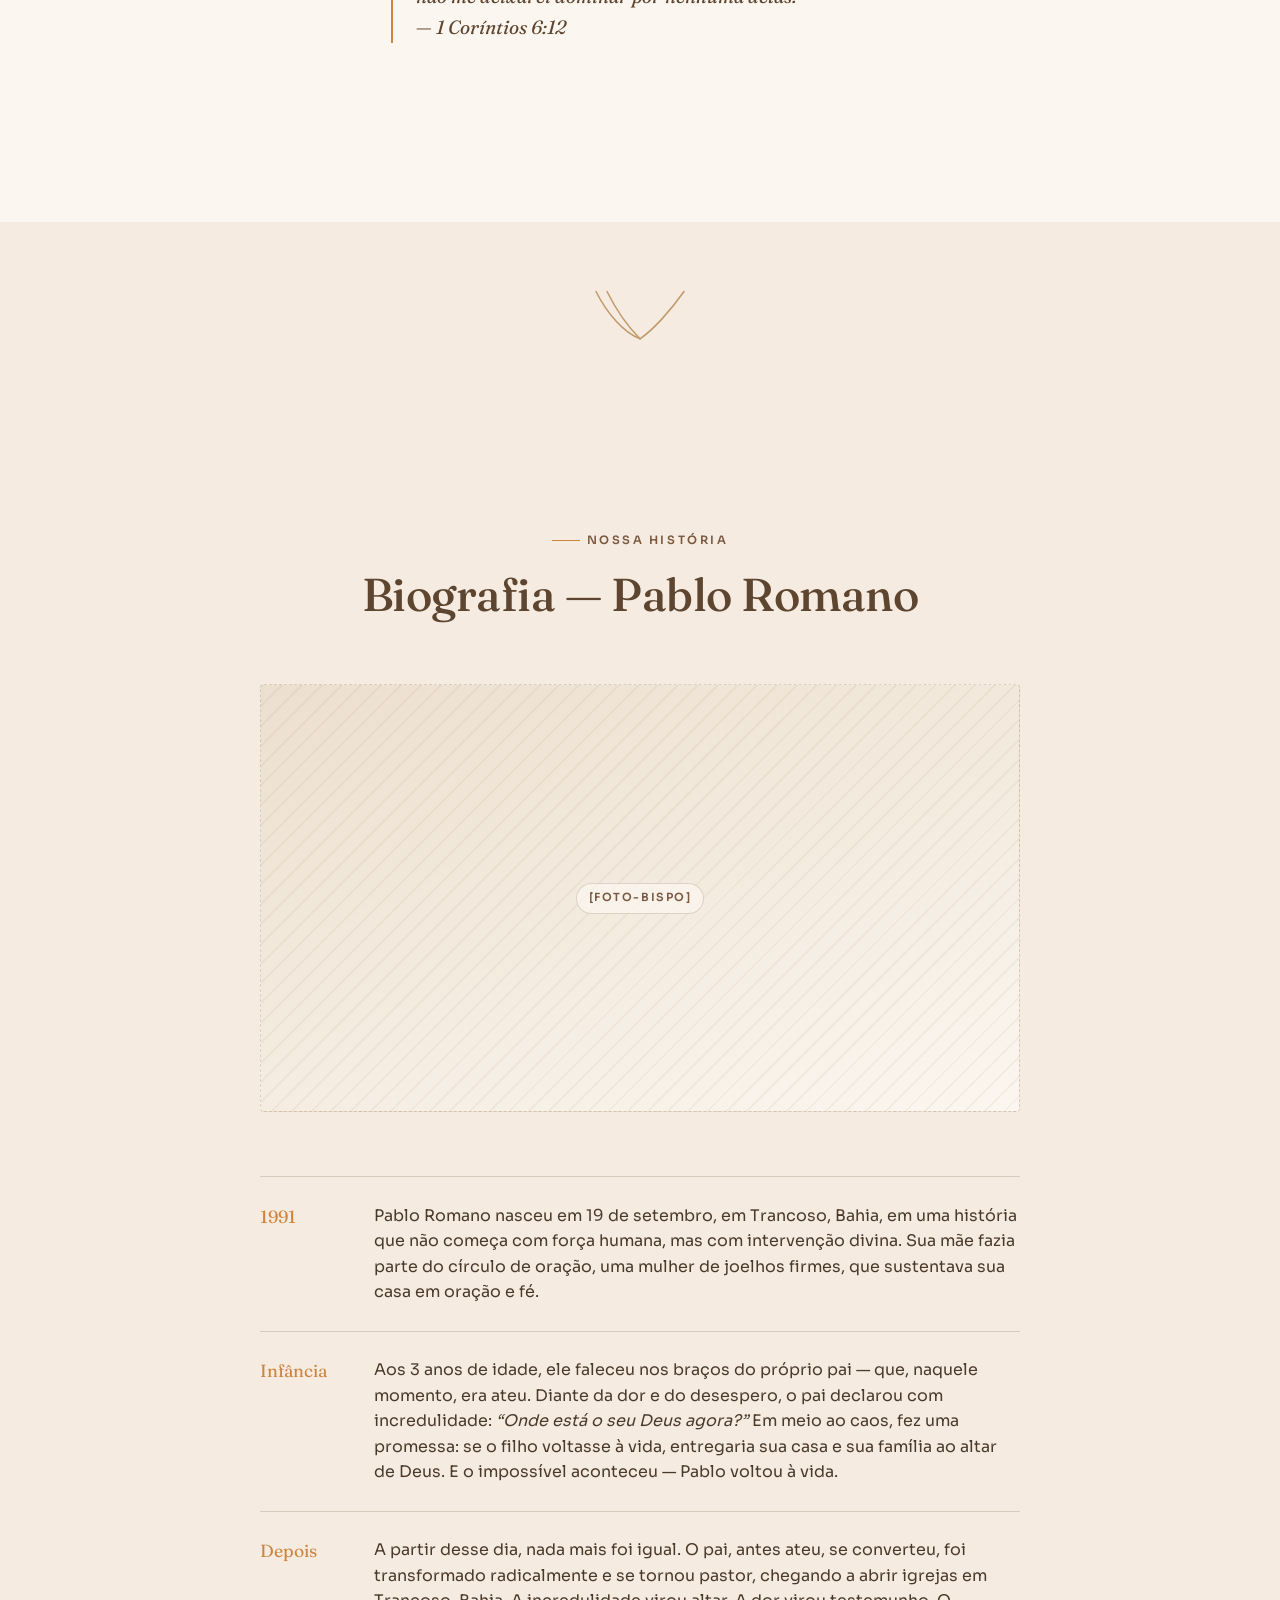
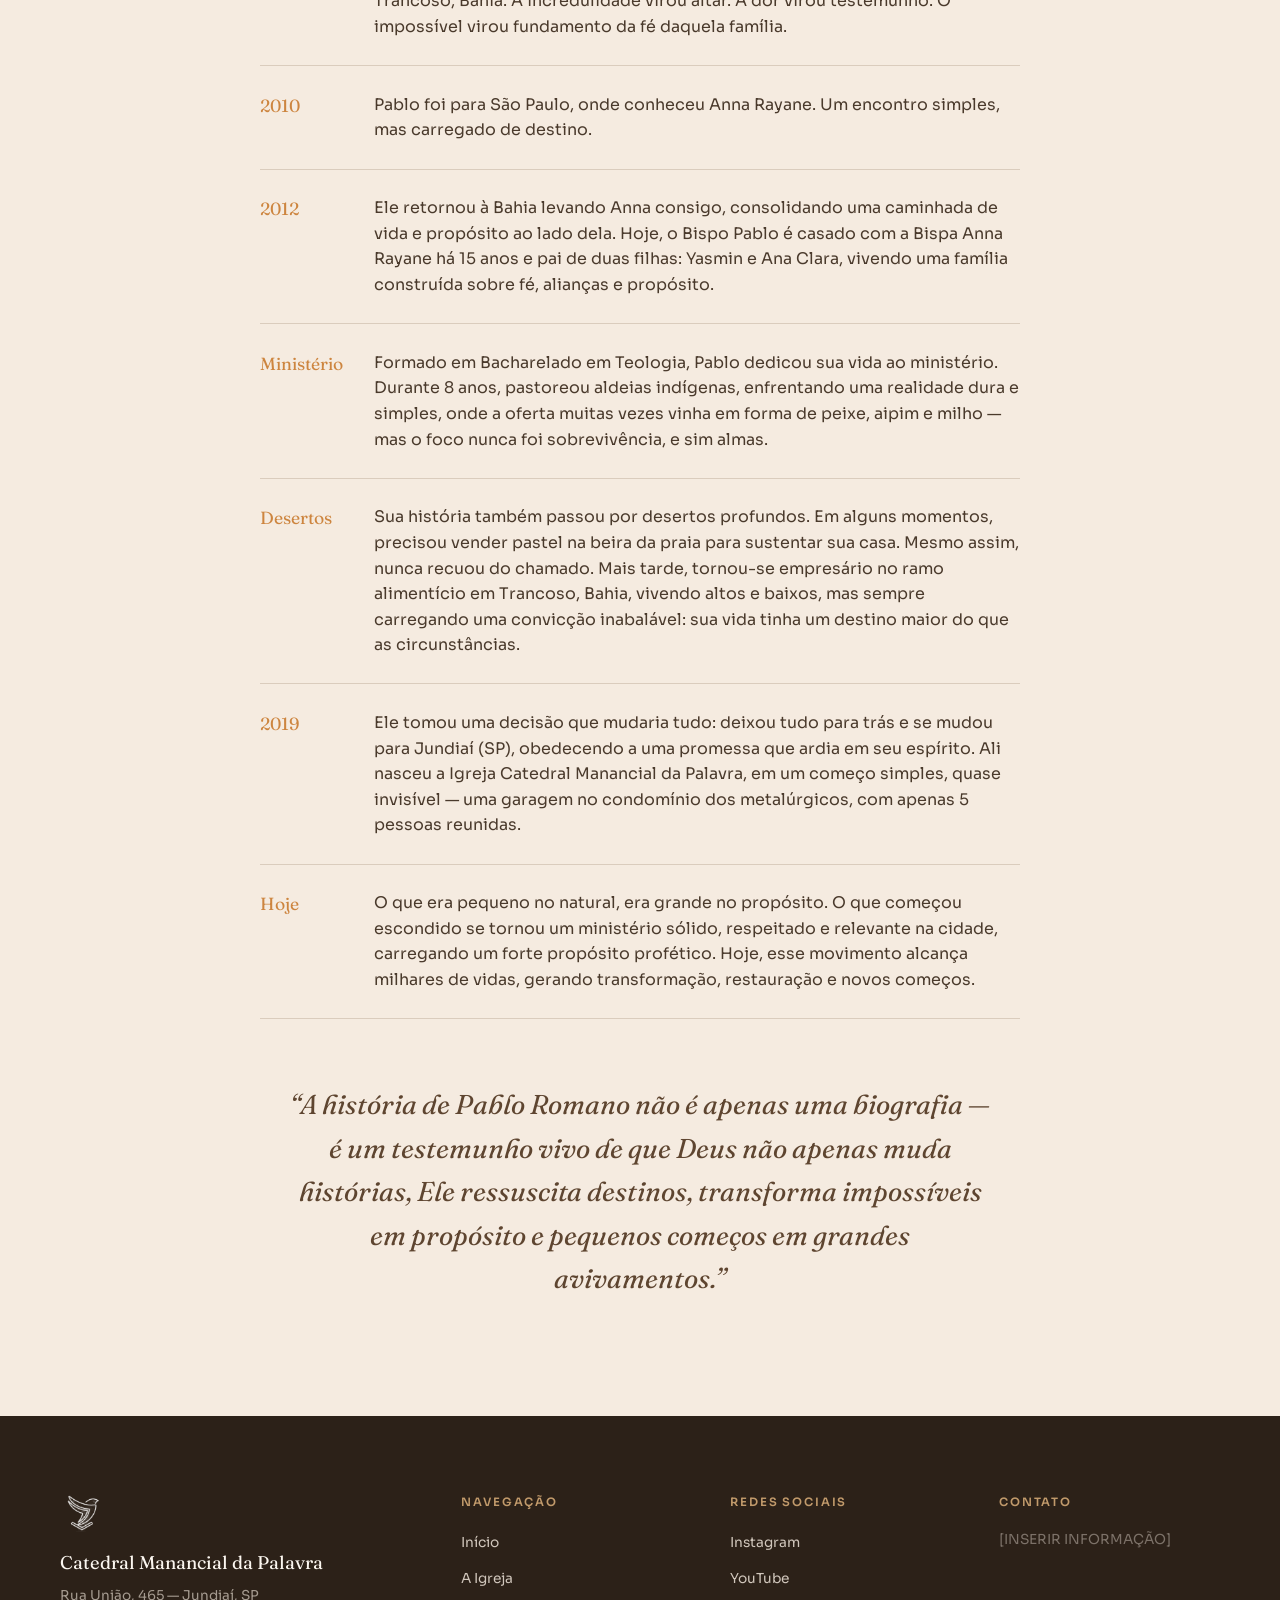
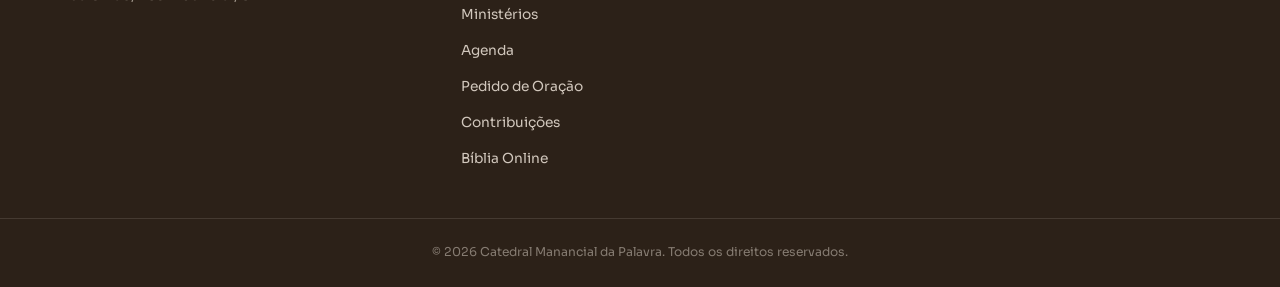
<file: a-igreja.html>
<!DOCTYPE html>
<html lang="pt-BR">
<head>
<meta charset="UTF-8" />
<meta name="viewport" content="width=device-width, initial-scale=1.0" />
<title>A Igreja — Catedral Manancial da Palavra</title>
<meta name="description" content="Conheça a doutrina da Catedral Manancial da Palavra e a biografia do Bispo Pablo Romano." />
<link rel="icon" href="assets/img/favicon.png" />
<link rel="stylesheet" href="css/style.css" />
</head>
<body data-page="igreja">

<div id="site-header"></div>

<main>
  <section class="page-hero">
    <div class="page-hero__inner">
      <p class="eyebrow">Quem somos</p>
      <h1>A Igreja</h1>
      <p class="lede">Nossa fé, nossos princípios e a história de quem Deus levantou para conduzir a Catedral Manancial da Palavra.</p>
    </div>
  </section>

  <nav class="subnav" aria-label="Navegação da página">
    <div class="subnav__inner">
      <a href="#doutrina">Doutrina</a>
      <a href="#biografia">Biografia do Bispo</a>
    </div>
  </nav>

  <!-- ===================== DOUTRINA ===================== -->
  <section class="doctrine" id="doutrina">
    <div class="container">
      <div class="doctrine__layout">
        <aside class="doctrine__toc" aria-label="Sumário da doutrina">
          <a href="#fundamentos">1. Fundamentos da Fé</a>
          <a href="#principios">2. Princípios Fundamentais</a>
          <a href="#profetico">3. Ministério Profético</a>
          <a href="#chamado">4. Chamado à Vivência da Fé</a>
          <a href="#batismo">5. O Batismo e Confissão de Fé</a>
          <a href="#ceia">6. A Santa Ceia</a>
          <a href="#costumes">Costumes e Transformação</a>
        </aside>

        <div class="doctrine__content">
          <div class="eyebrow reveal">Nossa doutrina</div>
          <h2 class="reveal" style="margin: 0.9rem 0 3rem;">Catedral Manancial da Palavra</h2>

          <article class="doctrine__block reveal" id="fundamentos">
            <h3>1. Fundamentos da Fé</h3>
            <p>A Manancial da Catedral da Palavra é fundamentada na crença inabalável em Deus Pai, no Senhor Jesus Cristo e no Espírito Santo, a Trindade Santa que governa todas as coisas.</p>
            <p>Cremos que:</p>
            <ul>
              <li>Jesus nasceu, viveu, morreu, ressuscitou e está vivo, assentado à direita do Pai (Lucas 24:6-7; Romanos 8:34).</li>
              <li>O Espírito Santo é nosso Consolador e Guia, que capacita e manifesta o poder de Deus em nós (João 14:16-17; Atos 1:8).</li>
              <li>A Palavra de Deus é viva, eficaz e infalível, sendo nossa regra de fé e conduta (Hebreus 4:12; 2 Timóteo 3:16).</li>
            </ul>
          </article>

          <article class="doctrine__block reveal" id="principios">
            <h3>2. Princípios Fundamentais</h3>
            <p>Nossa caminhada com Deus é firmada sobre três pilares: <strong>Família, Lealdade e Fidelidade.</strong></p>
            <div class="doctrine__pillars">
              <div class="pillar">
                <p class="pillar__title">Família</p>
                <p class="pillar__text">Acreditamos que a família é um projeto divino, sendo a base para uma sociedade forte e abençoada (Gênesis 2:24; Efésios 5:25).</p>
              </div>
              <div class="pillar">
                <p class="pillar__title">Lealdade</p>
                <p class="pillar__text">Valorizamos a integridade e a honra, mantendo um compromisso inabalável com Deus, Sua Palavra e o Corpo de Cristo (Provérbios 3:3-4; 1 Coríntios 4:2).</p>
              </div>
              <div class="pillar">
                <p class="pillar__title">Fidelidade</p>
                <p class="pillar__text">Somos chamados a sermos fiéis ao Senhor em todas as áreas da vida, pois Ele é fiel para cumprir Suas promessas (Deuteronômio 7:9; Mateus 25:21).</p>
              </div>
            </div>
          </article>

          <article class="doctrine__block reveal" id="profetico">
            <h3>3. Ministério Profético</h3>
            <p>Somos uma igreja profética, onde Deus manifesta Seu poder através de:</p>
            <p><strong>Revelação:</strong> Cremos na revelação de Deus, que traz paz e convicção ao nosso coração, sempre alinhada com Sua Palavra. A verdadeira revelação de Deus transforma vidas e gera frutos espirituais, com o Espírito Santo confirmando sua veracidade e nos conduzindo à compreensão da vontade de Deus (1 João 4:1; João 16:13).</p>
            <p><strong>Milagres:</strong> Acreditamos no Deus do impossível, que realiza sinais e maravilhas em nosso meio (Marcos 16:17-18; João 14:12).</p>
            <p><strong>Salvação:</strong> O propósito maior do evangelho é levar as pessoas à redenção e reconciliação com Deus (Romanos 10:9-10; João 3:16).</p>
            <p><strong>Viradas de chave:</strong> Deus transforma vidas e muda destinos, trazendo libertação e restauração completa em todas as áreas:</p>
            <ul>
              <li><strong>Família</strong> — Cura e restauração de lares (Josué 24:15).</li>
              <li><strong>Prosperidade</strong> — Deus é nosso provedor e supre todas as necessidades (Filipenses 4:19).</li>
              <li><strong>Provisão</strong> — O Senhor cuida dos Seus e não nos deixa faltar nada (Salmo 23:1).</li>
              <li><strong>Restauração</strong> — O que foi perdido pode ser restituído por Deus (Joel 2:25).</li>
              <li><strong>Restituição</strong> — Deus restaura não apenas o físico, mas também sonhos e propósitos (Isaías 61:7).</li>
            </ul>
          </article>

          <article class="doctrine__block reveal" id="chamado">
            <h3>4. Chamado à Vivência da Fé</h3>
            <p>Como filhos de Deus, somos chamados a viver uma fé ativa, baseada na obediência e no amor a Cristo, manifestando o Reino de Deus na terra através de nossas ações e testemunho.</p>
            <blockquote class="scripture">“Seja forte e corajoso! Não se apavore, nem desanime, pois o Senhor, o seu Deus, estará com você por onde você andar.”<br />— Josué 1:9</blockquote>
          </article>

          <article class="doctrine__block reveal" id="batismo">
            <h3>5. O Batismo e Confissão de Fé</h3>
            <p>Acreditamos que o batismo é um ato de obediência e uma declaração pública da fé em Cristo Jesus. Ele é realizado por imersão em água, simbolizando a morte para o pecado e a nova vida em Cristo (Mateus 28:19; Romanos 6:4).</p>
            <p>A confissão de fé é feita em nome do Pai, do Filho e do Espírito Santo, reconhecendo a Trindade como a base da nossa salvação e vida cristã. Cremos que a água do batismo não salva, mas é uma expressão do compromisso com a obra redentora de Jesus Cristo (Atos 2:38).</p>
          </article>

          <article class="doctrine__block reveal" id="ceia">
            <h3>6. A Santa Ceia</h3>
            <p>A Santa Ceia é um sacramento instituído por Jesus Cristo, sendo um ato de memória da Sua morte, ressurreição e promessa de retorno. Ela é realizada com pão e vinho (ou suco de uva), que representam o corpo e o sangue de Cristo, respectivamente (Mateus 26:26-28; 1 Coríntios 11:23-26).</p>
            <p>Participar da Santa Ceia é um momento de comunhão com Cristo e com os irmãos, renovando nossa aliança com Deus e reafirmando nossa fé na obra redentora de Jesus. A Santa Ceia também nos lembra da nossa unidade em Cristo e da nossa chamada a viver em santidade.</p>
          </article>

          <article class="doctrine__block reveal" id="costumes">
            <h3>Princípios de Costumes e Transformação</h3>
            <p>Não pregamos doutrina, pregamos a Palavra de Deus. Venha como está, porque o que vai transformar a pessoa é a Palavra de Deus. Não impomos costumes ou doutrinas mais rígidas, pois a transformação vem de dentro para fora.</p>
            <blockquote class="scripture">“Todas as coisas me são lícitas, mas nem todas me convêm; todas as coisas me são lícitas, mas eu não me deixarei dominar por nenhuma delas.”<br />— 1 Coríntios 6:12</blockquote>
          </article>
        </div>
      </div>
    </div>
  </section>

  <div class="wing-divider" aria-hidden="true">
    <svg viewBox="0 0 100 60" fill="none">
      <path d="M10 5 C 20 25, 35 42, 50 48" />
      <path d="M20 5 C 30 25, 42 40, 50 48" />
      <path d="M90 5 C 78 22, 62 40, 50 48" />
    </svg>
  </div>

  <!-- ===================== BIOGRAFIA DO BISPO ===================== -->
  <section class="bio" id="biografia">
    <div class="container">
      <div class="bio__intro reveal">
        <p class="eyebrow" style="justify-content:center;">Nossa história</p>
        <h2 style="text-align:center;">Biografia — Pablo Romano</h2>
      </div>

      <div class="bio__portrait reveal">
        <div class="placeholder-img"><span class="placeholder-img__label">[FOTO-BISPO]</span></div>
      </div>

      <div class="timeline reveal">
        <div class="timeline__item">
          <p class="timeline__year">1991</p>
          <p class="timeline__text">Pablo Romano nasceu em 19 de setembro, em Trancoso, Bahia, em uma história que não começa com força humana, mas com intervenção divina. Sua mãe fazia parte do círculo de oração, uma mulher de joelhos firmes, que sustentava sua casa em oração e fé.</p>
        </div>
        <div class="timeline__item">
          <p class="timeline__year">Infância</p>
          <p class="timeline__text">Aos 3 anos de idade, ele faleceu nos braços do próprio pai — que, naquele momento, era ateu. Diante da dor e do desespero, o pai declarou com incredulidade: <em>“Onde está o seu Deus agora?”</em> Em meio ao caos, fez uma promessa: se o filho voltasse à vida, entregaria sua casa e sua família ao altar de Deus. E o impossível aconteceu — Pablo voltou à vida.</p>
        </div>
        <div class="timeline__item">
          <p class="timeline__year">Depois</p>
          <p class="timeline__text">A partir desse dia, nada mais foi igual. O pai, antes ateu, se converteu, foi transformado radicalmente e se tornou pastor, chegando a abrir igrejas em Trancoso, Bahia. A incredulidade virou altar. A dor virou testemunho. O impossível virou fundamento da fé daquela família.</p>
        </div>
        <div class="timeline__item">
          <p class="timeline__year">2010</p>
          <p class="timeline__text">Pablo foi para São Paulo, onde conheceu Anna Rayane. Um encontro simples, mas carregado de destino.</p>
        </div>
        <div class="timeline__item">
          <p class="timeline__year">2012</p>
          <p class="timeline__text">Ele retornou à Bahia levando Anna consigo, consolidando uma caminhada de vida e propósito ao lado dela. Hoje, o Bispo Pablo é casado com a Bispa Anna Rayane há 15 anos e pai de duas filhas: Yasmin e Ana Clara, vivendo uma família construída sobre fé, alianças e propósito.</p>
        </div>
        <div class="timeline__item">
          <p class="timeline__year">Ministério</p>
          <p class="timeline__text">Formado em Bacharelado em Teologia, Pablo dedicou sua vida ao ministério. Durante 8 anos, pastoreou aldeias indígenas, enfrentando uma realidade dura e simples, onde a oferta muitas vezes vinha em forma de peixe, aipim e milho — mas o foco nunca foi sobrevivência, e sim almas.</p>
        </div>
        <div class="timeline__item">
          <p class="timeline__year">Desertos</p>
          <p class="timeline__text">Sua história também passou por desertos profundos. Em alguns momentos, precisou vender pastel na beira da praia para sustentar sua casa. Mesmo assim, nunca recuou do chamado. Mais tarde, tornou-se empresário no ramo alimentício em Trancoso, Bahia, vivendo altos e baixos, mas sempre carregando uma convicção inabalável: sua vida tinha um destino maior do que as circunstâncias.</p>
        </div>
        <div class="timeline__item">
          <p class="timeline__year">2019</p>
          <p class="timeline__text">Ele tomou uma decisão que mudaria tudo: deixou tudo para trás e se mudou para Jundiaí (SP), obedecendo a uma promessa que ardia em seu espírito. Ali nasceu a Igreja Catedral Manancial da Palavra, em um começo simples, quase invisível — uma garagem no condomínio dos metalúrgicos, com apenas 5 pessoas reunidas.</p>
        </div>
        <div class="timeline__item">
          <p class="timeline__year">Hoje</p>
          <p class="timeline__text">O que era pequeno no natural, era grande no propósito. O que começou escondido se tornou um ministério sólido, respeitado e relevante na cidade, carregando um forte propósito profético. Hoje, esse movimento alcança milhares de vidas, gerando transformação, restauração e novos começos.</p>
        </div>
      </div>

      <div class="bio__quote reveal">
        <p>“A história de Pablo Romano não é apenas uma biografia — é um testemunho vivo de que Deus não apenas muda histórias, Ele ressuscita destinos, transforma impossíveis em propósito e pequenos começos em grandes avivamentos.”</p>
      </div>
    </div>
  </section>
</main>

<div id="site-footer"></div>

<script src="js/config.js"></script>
<script src="js/layout.js"></script>
<script src="js/main.js"></script>
</body>
</html>
</file>
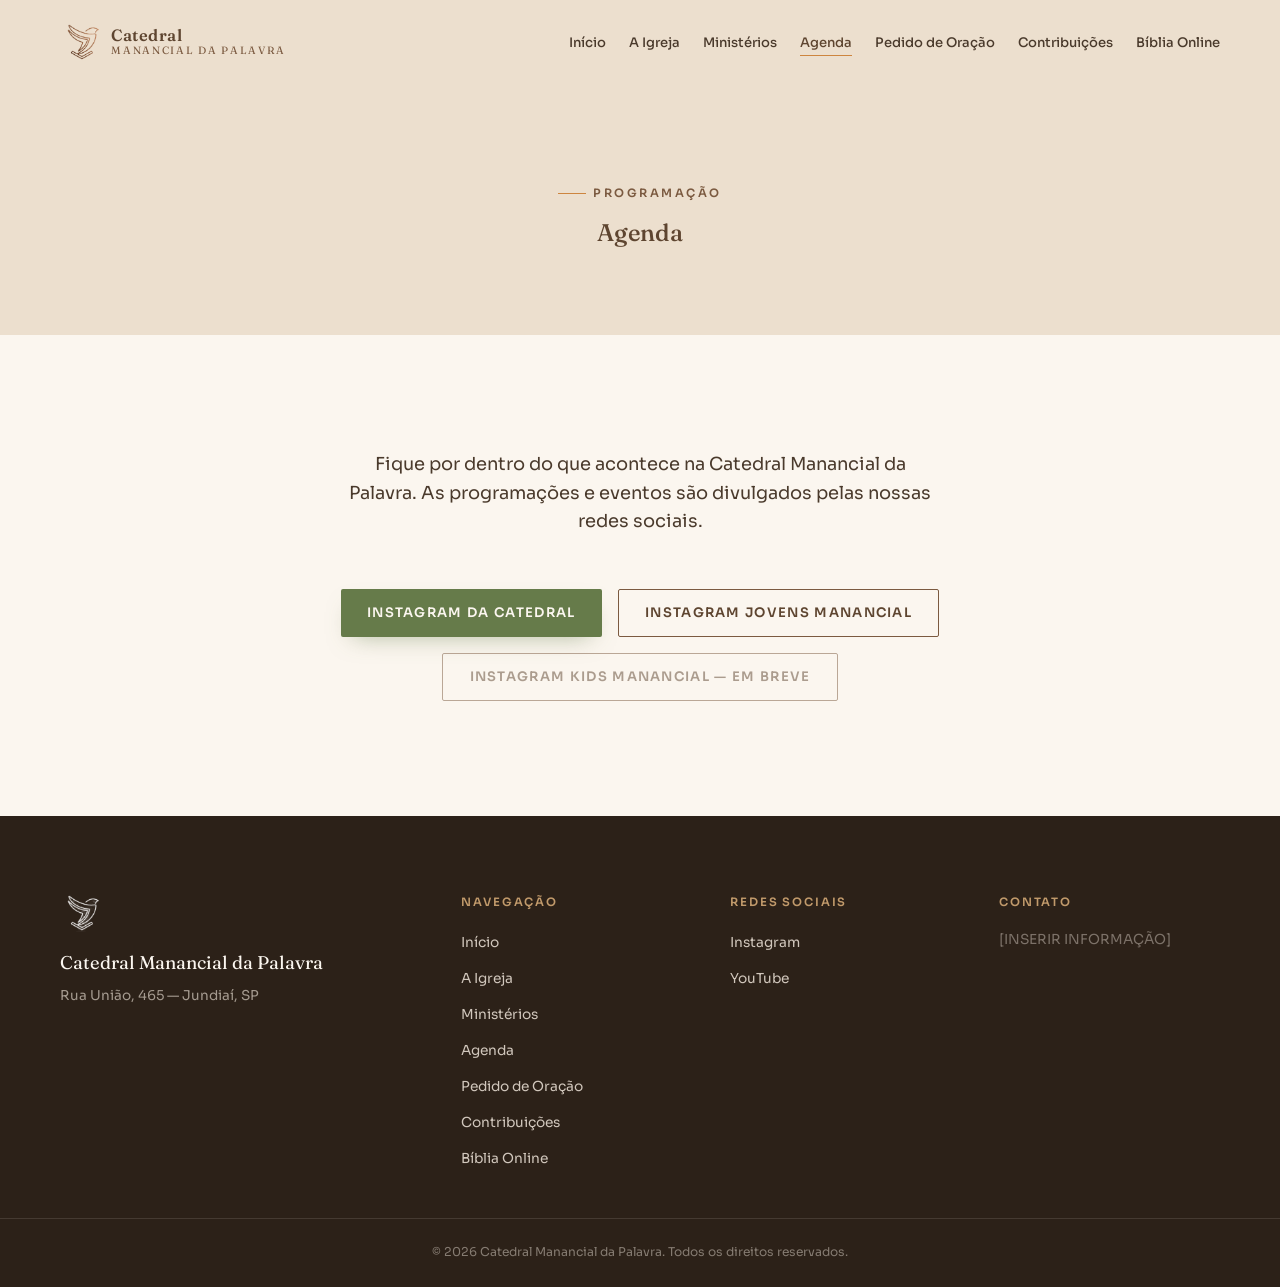
<file: agenda.html>
<!DOCTYPE html>
<html lang="pt-BR">
<head>
<meta charset="UTF-8" />
<meta name="viewport" content="width=device-width, initial-scale=1.0" />
<title>Agenda — Catedral Manancial da Palavra</title>
<meta name="description" content="Fique por dentro da programação da Catedral Manancial da Palavra pelas redes sociais." />
<link rel="icon" href="assets/img/favicon.png" />
<link rel="stylesheet" href="css/style.css" />
</head>
<body data-page="agenda">

<div id="site-header"></div>

<main>
  <section class="page-hero">
    <div class="page-hero__inner">
      <p class="eyebrow">Programação</p>
      <h1>Agenda</h1>
    </div>
  </section>

  <section class="agenda">
    <div class="container">
      <div class="agenda__inner reveal">
        <p class="lede" style="text-align:center;">Fique por dentro do que acontece na Catedral Manancial da Palavra. As programações e eventos são divulgados pelas nossas redes sociais.</p>

        <div class="agenda__links">
          <a href="https://www.instagram.com/manancialdapalavra/" target="_blank" rel="noopener" class="btn btn--primary">Instagram da Catedral</a>
          <a href="https://www.instagram.com/jovensdamanancial_/" target="_blank" rel="noopener" class="btn btn--outline">Instagram Jovens Manancial</a>
          <a href="#" class="btn btn--outline" aria-disabled="true" style="opacity:0.5; pointer-events:none;">Instagram Kids Manancial — em breve</a>
        </div>
      </div>
    </div>
  </section>
</main>

<div id="site-footer"></div>

<script src="js/config.js"></script>
<script src="js/layout.js"></script>
<script src="js/main.js"></script>
</body>
</html>
</file>
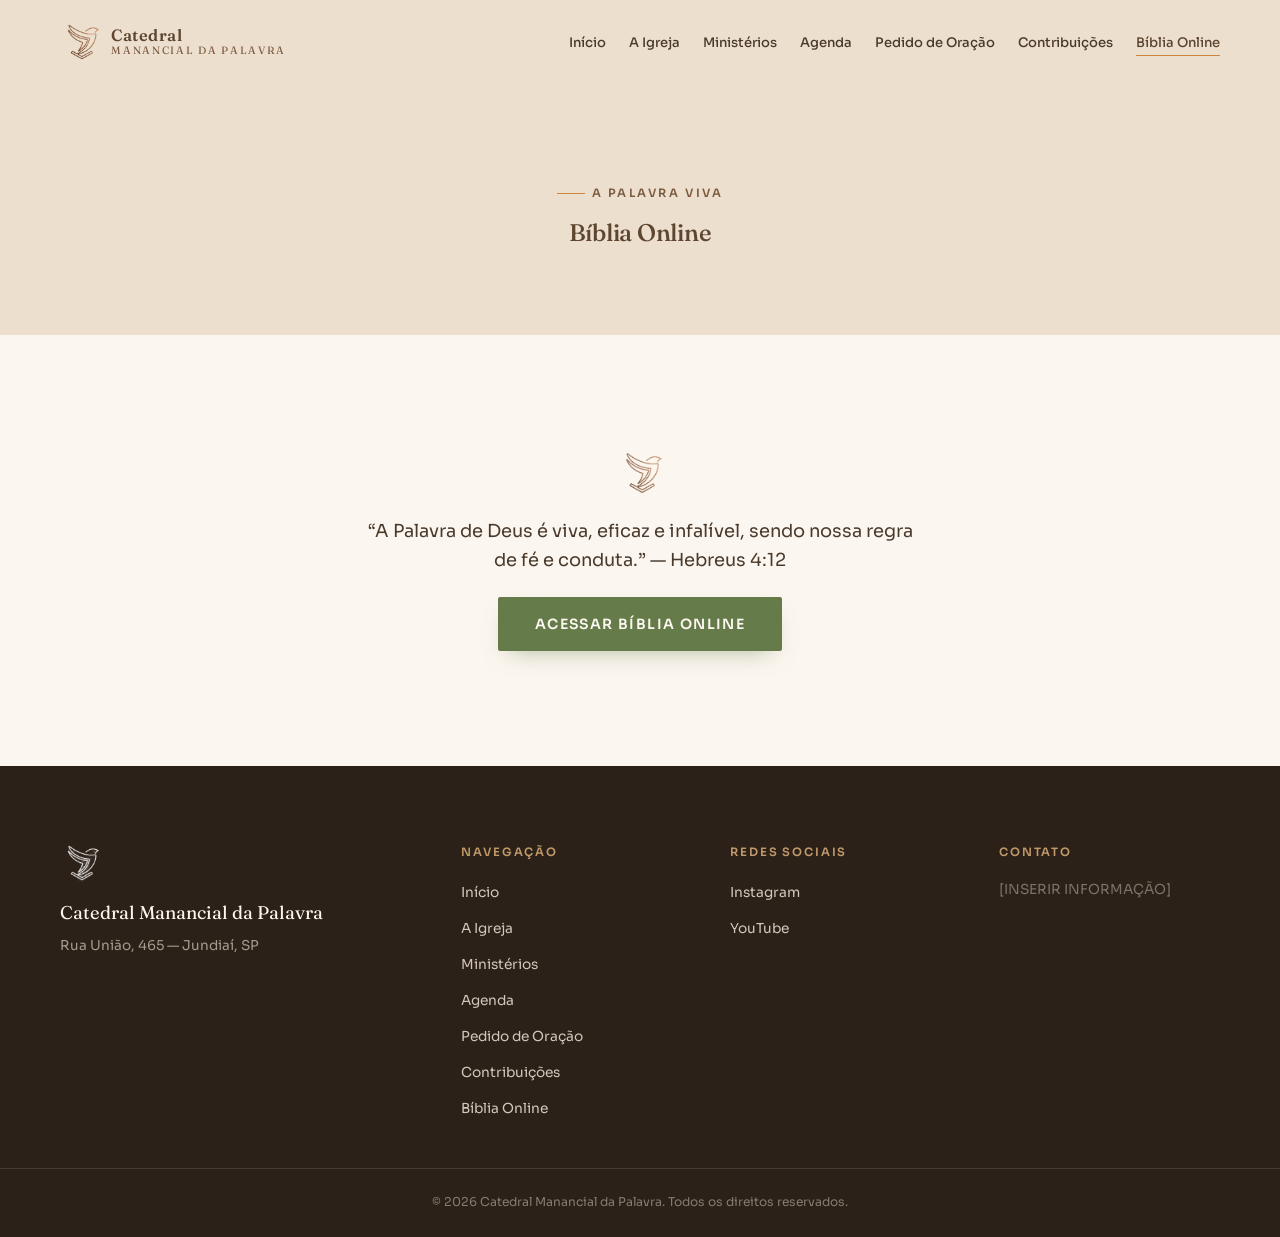
<file: biblia.html>
<!DOCTYPE html>
<html lang="pt-BR">
<head>
<meta charset="UTF-8" />
<meta name="viewport" content="width=device-width, initial-scale=1.0" />
<title>Bíblia Online — Catedral Manancial da Palavra</title>
<meta name="description" content="Acesse a Bíblia Online, disponibilizada pela Catedral Manancial da Palavra." />
<link rel="icon" href="assets/img/favicon.png" />
<link rel="stylesheet" href="css/style.css" />
</head>
<body data-page="biblia">

<div id="site-header"></div>

<main>
  <section class="page-hero">
    <div class="page-hero__inner">
      <p class="eyebrow">A Palavra viva</p>
      <h1>Bíblia Online</h1>
    </div>
  </section>

  <section class="bible">
    <div class="container">
      <div class="bible__inner reveal">
        <img src="assets/img/logo-mark-transparent.png" alt="" style="width:46px; opacity:0.85;" aria-hidden="true" />
        <p class="lede" style="text-align:center;">“A Palavra de Deus é viva, eficaz e infalível, sendo nossa regra de fé e conduta.” — Hebreus 4:12</p>
        <a href="https://www.bible.com/bible/211/JHN.1.NTLH" target="_blank" rel="noopener" class="btn btn--primary" style="padding: 1.1em 2.6em; font-size: 0.88rem;">Acessar Bíblia Online</a>
      </div>
    </div>
  </section>
</main>

<div id="site-footer"></div>

<script src="js/config.js"></script>
<script src="js/layout.js"></script>
<script src="js/main.js"></script>
</body>
</html>
</file>
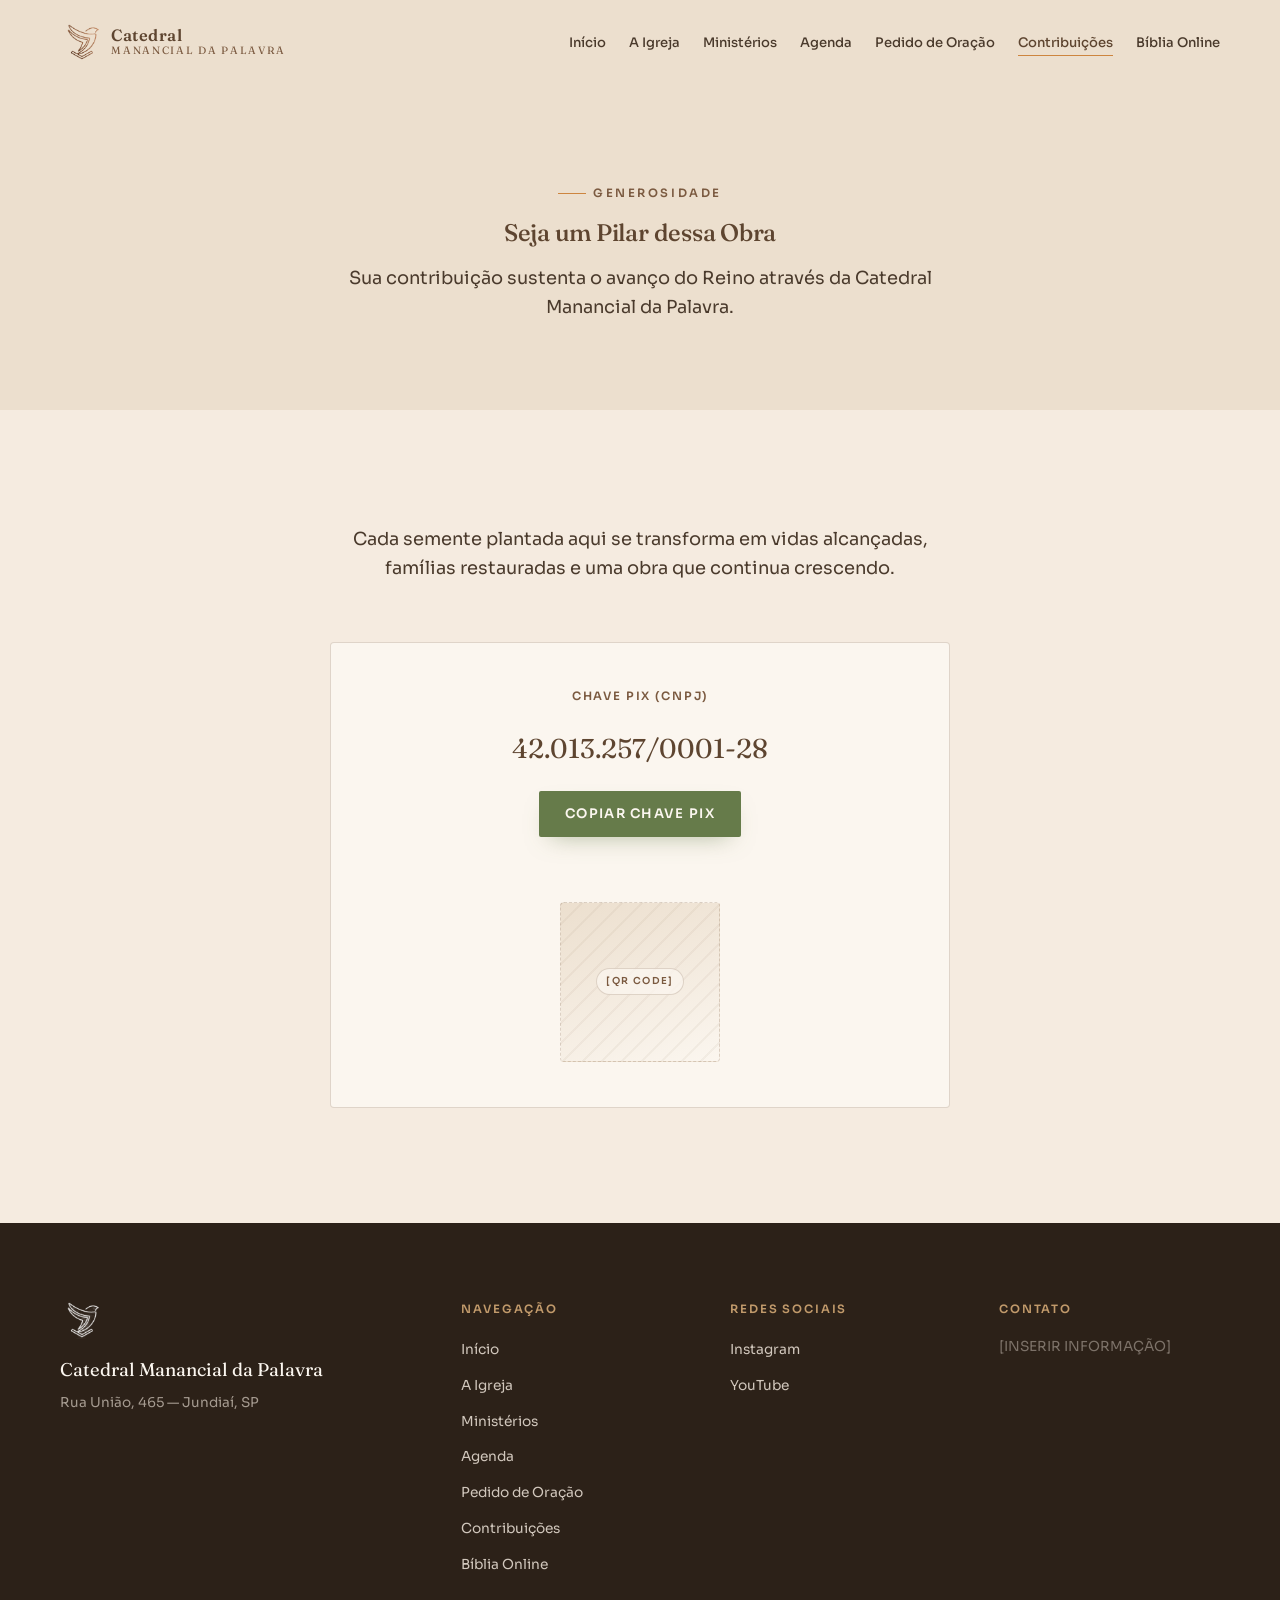
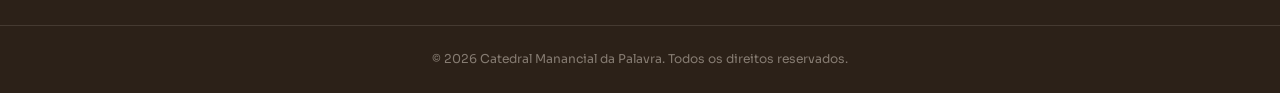
<file: contribuicoes.html>
<!DOCTYPE html>
<html lang="pt-BR">
<head>
<meta charset="UTF-8" />
<meta name="viewport" content="width=device-width, initial-scale=1.0" />
<title>Contribuições — Catedral Manancial da Palavra</title>
<meta name="description" content="Contribua com a obra da Catedral Manancial da Palavra através do PIX." />
<link rel="icon" href="assets/img/favicon.png" />
<link rel="stylesheet" href="css/style.css" />
</head>
<body data-page="contribuicoes">

<div id="site-header"></div>

<main>
  <section class="page-hero">
    <div class="page-hero__inner">
      <p class="eyebrow">Generosidade</p>
      <h1>Seja um Pilar dessa Obra</h1>
      <p class="lede">Sua contribuição sustenta o avanço do Reino através da Catedral Manancial da Palavra.</p>
    </div>
  </section>

  <section class="giving">
    <div class="container">
      <div class="giving__inner reveal">
        <p class="lede" style="text-align:center;">Cada semente plantada aqui se transforma em vidas alcançadas, famílias restauradas e uma obra que continua crescendo.</p>

        <div class="giving__pix">
          <p class="giving__pix-label">Chave PIX (CNPJ)</p>
          <p class="giving__pix-key">42.013.257/0001-28</p>

          <button class="btn btn--primary" data-copy-pix="42.013.257/0001-28">Copiar Chave PIX</button>
          <p class="giving__feedback" data-copy-feedback role="status" aria-live="polite"></p>

          <div class="giving__qr placeholder-img" style="margin-top:0.5rem;">
            <span class="placeholder-img__label" style="font-size:0.6rem;">[QR CODE]</span>
          </div>
        </div>
      </div>
    </div>
  </section>
</main>

<div id="site-footer"></div>

<script src="js/config.js"></script>
<script src="js/layout.js"></script>
<script src="js/main.js"></script>
</body>
</html>
</file>
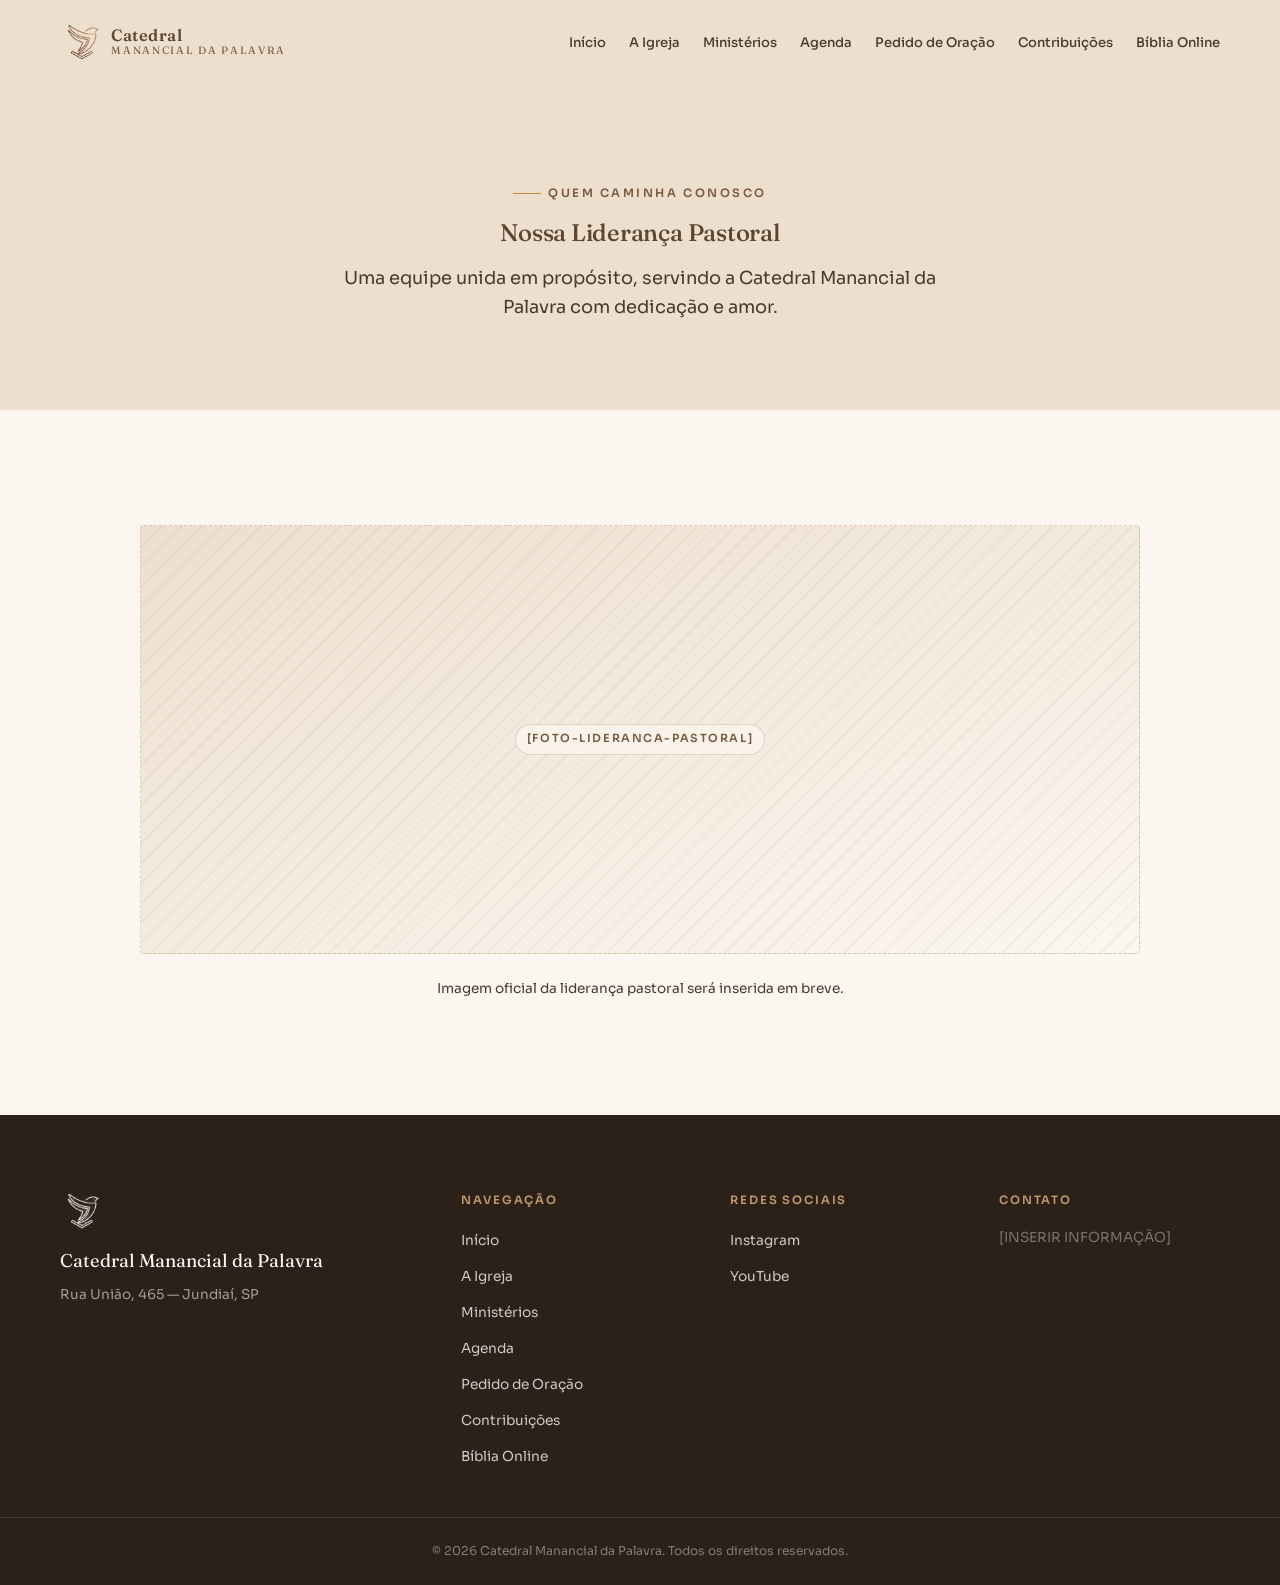
<file: lideranca.html>
<!DOCTYPE html>
<html lang="pt-BR">
<head>
<meta charset="UTF-8" />
<meta name="viewport" content="width=device-width, initial-scale=1.0" />
<title>Nossa Liderança Pastoral — Catedral Manancial da Palavra</title>
<meta name="description" content="Conheça a liderança pastoral da Catedral Manancial da Palavra, em Jundiaí, SP." />
<link rel="icon" href="assets/img/favicon.png" />
<link rel="stylesheet" href="css/style.css" />
</head>
<body data-page="">

<div id="site-header"></div>

<main>
  <section class="page-hero">
    <div class="page-hero__inner">
      <p class="eyebrow">Quem caminha conosco</p>
      <h1>Nossa Liderança Pastoral</h1>
      <p class="lede">Uma equipe unida em propósito, servindo a Catedral Manancial da Palavra com dedicação e amor.</p>
    </div>
  </section>

  <section class="leadership-hero">
    <div class="container">
      <div class="leadership-hero__frame reveal">
        <div class="placeholder-img"><span class="placeholder-img__label">[FOTO-LIDERANCA-PASTORAL]</span></div>
      </div>
      <p class="leadership-hero__caption">Imagem oficial da liderança pastoral será inserida em breve.</p>
    </div>
  </section>
</main>

<div id="site-footer"></div>

<script src="js/config.js"></script>
<script src="js/layout.js"></script>
<script src="js/main.js"></script>
</body>
</html>
</file>
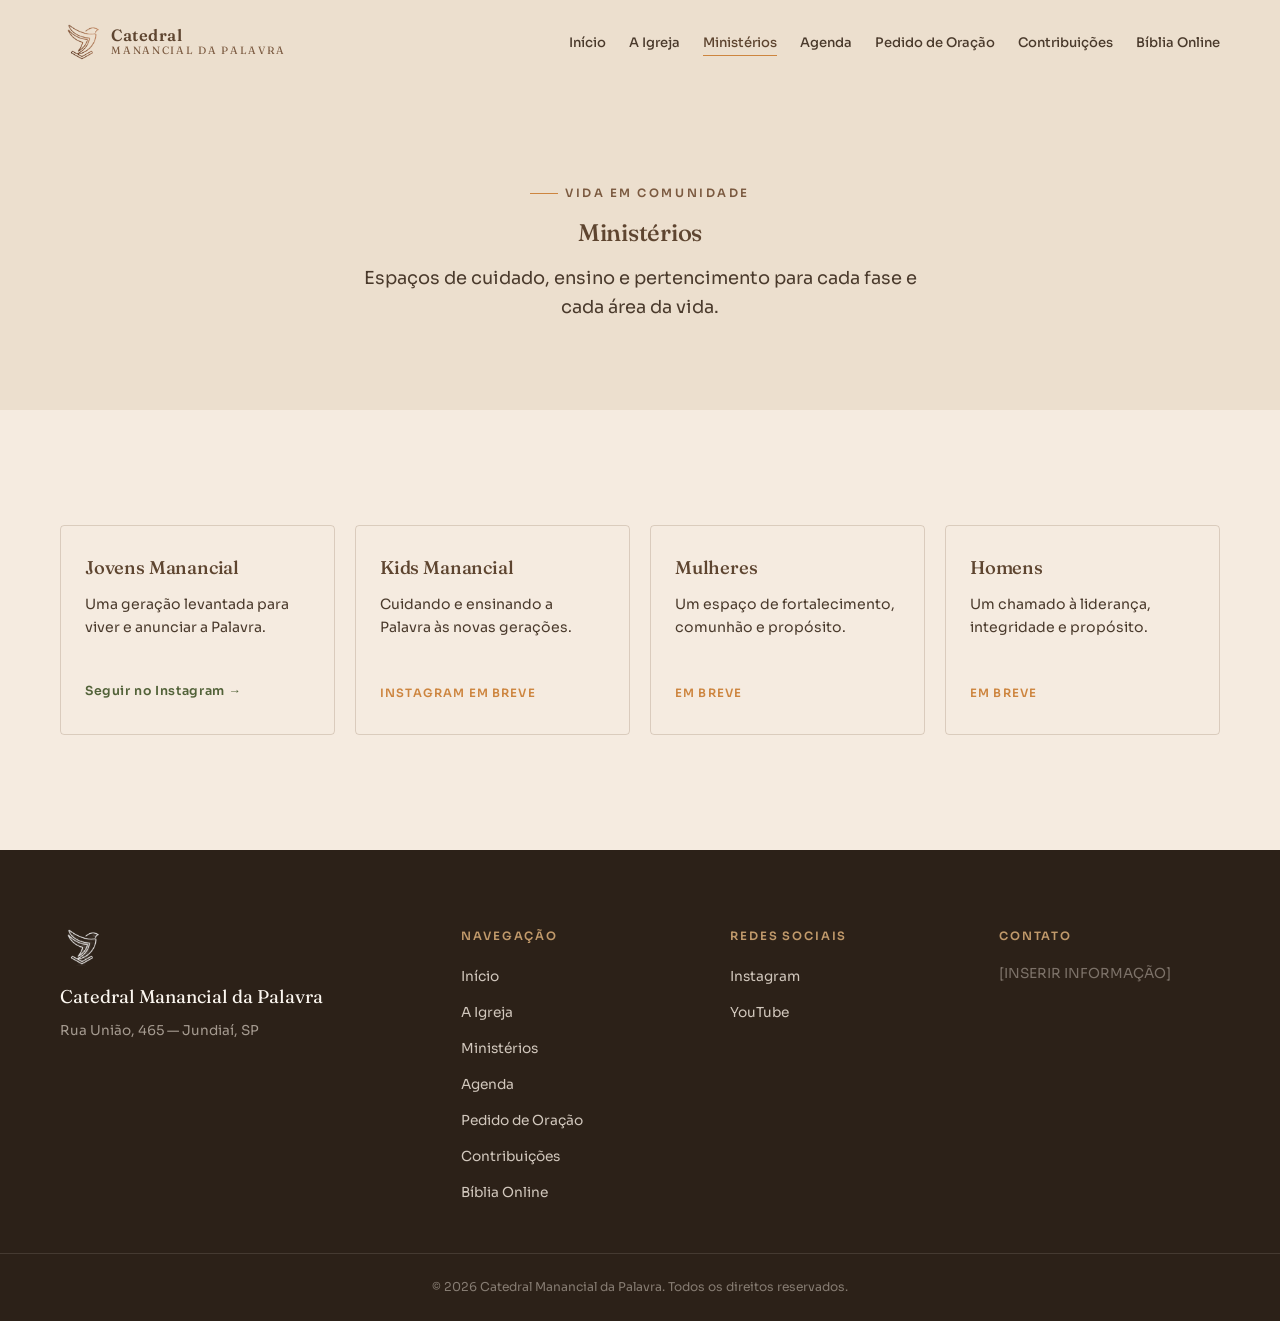
<file: ministerios.html>
<!DOCTYPE html>
<html lang="pt-BR">
<head>
<meta charset="UTF-8" />
<meta name="viewport" content="width=device-width, initial-scale=1.0" />
<title>Ministérios — Catedral Manancial da Palavra</title>
<meta name="description" content="Conheça os ministérios da Catedral Manancial da Palavra: Jovens Manancial, Kids Manancial, Mulheres e Homens." />
<link rel="icon" href="assets/img/favicon.png" />
<link rel="stylesheet" href="css/style.css" />
</head>
<body data-page="ministerios">

<div id="site-header"></div>

<main>
  <section class="page-hero">
    <div class="page-hero__inner">
      <p class="eyebrow">Vida em comunidade</p>
      <h1>Ministérios</h1>
      <p class="lede">Espaços de cuidado, ensino e pertencimento para cada fase e cada área da vida.</p>
    </div>
  </section>

  <section class="ministries-page">
    <div class="container">
      <div class="ministries__grid reveal">
        <article class="ministry-card">
          <h3 class="ministry-card__name">Jovens Manancial</h3>
          <p class="ministry-card__desc">Uma geração levantada para viver e anunciar a Palavra.</p>
          <a href="https://www.instagram.com/jovensdamanancial_/" target="_blank" rel="noopener" class="ministry-card__link">Seguir no Instagram →</a>
        </article>
        <article class="ministry-card">
          <h3 class="ministry-card__name">Kids Manancial</h3>
          <p class="ministry-card__desc">Cuidando e ensinando a Palavra às novas gerações.</p>
          <span class="ministry-card__status">Instagram em breve</span>
        </article>
        <article class="ministry-card">
          <h3 class="ministry-card__name">Mulheres</h3>
          <p class="ministry-card__desc">Um espaço de fortalecimento, comunhão e propósito.</p>
          <span class="ministry-card__status">Em breve</span>
        </article>
        <article class="ministry-card">
          <h3 class="ministry-card__name">Homens</h3>
          <p class="ministry-card__desc">Um chamado à liderança, integridade e propósito.</p>
          <span class="ministry-card__status">Em breve</span>
        </article>
      </div>
    </div>
  </section>
</main>

<div id="site-footer"></div>

<script src="js/config.js"></script>
<script src="js/layout.js"></script>
<script src="js/main.js"></script>
</body>
</html>
</file>
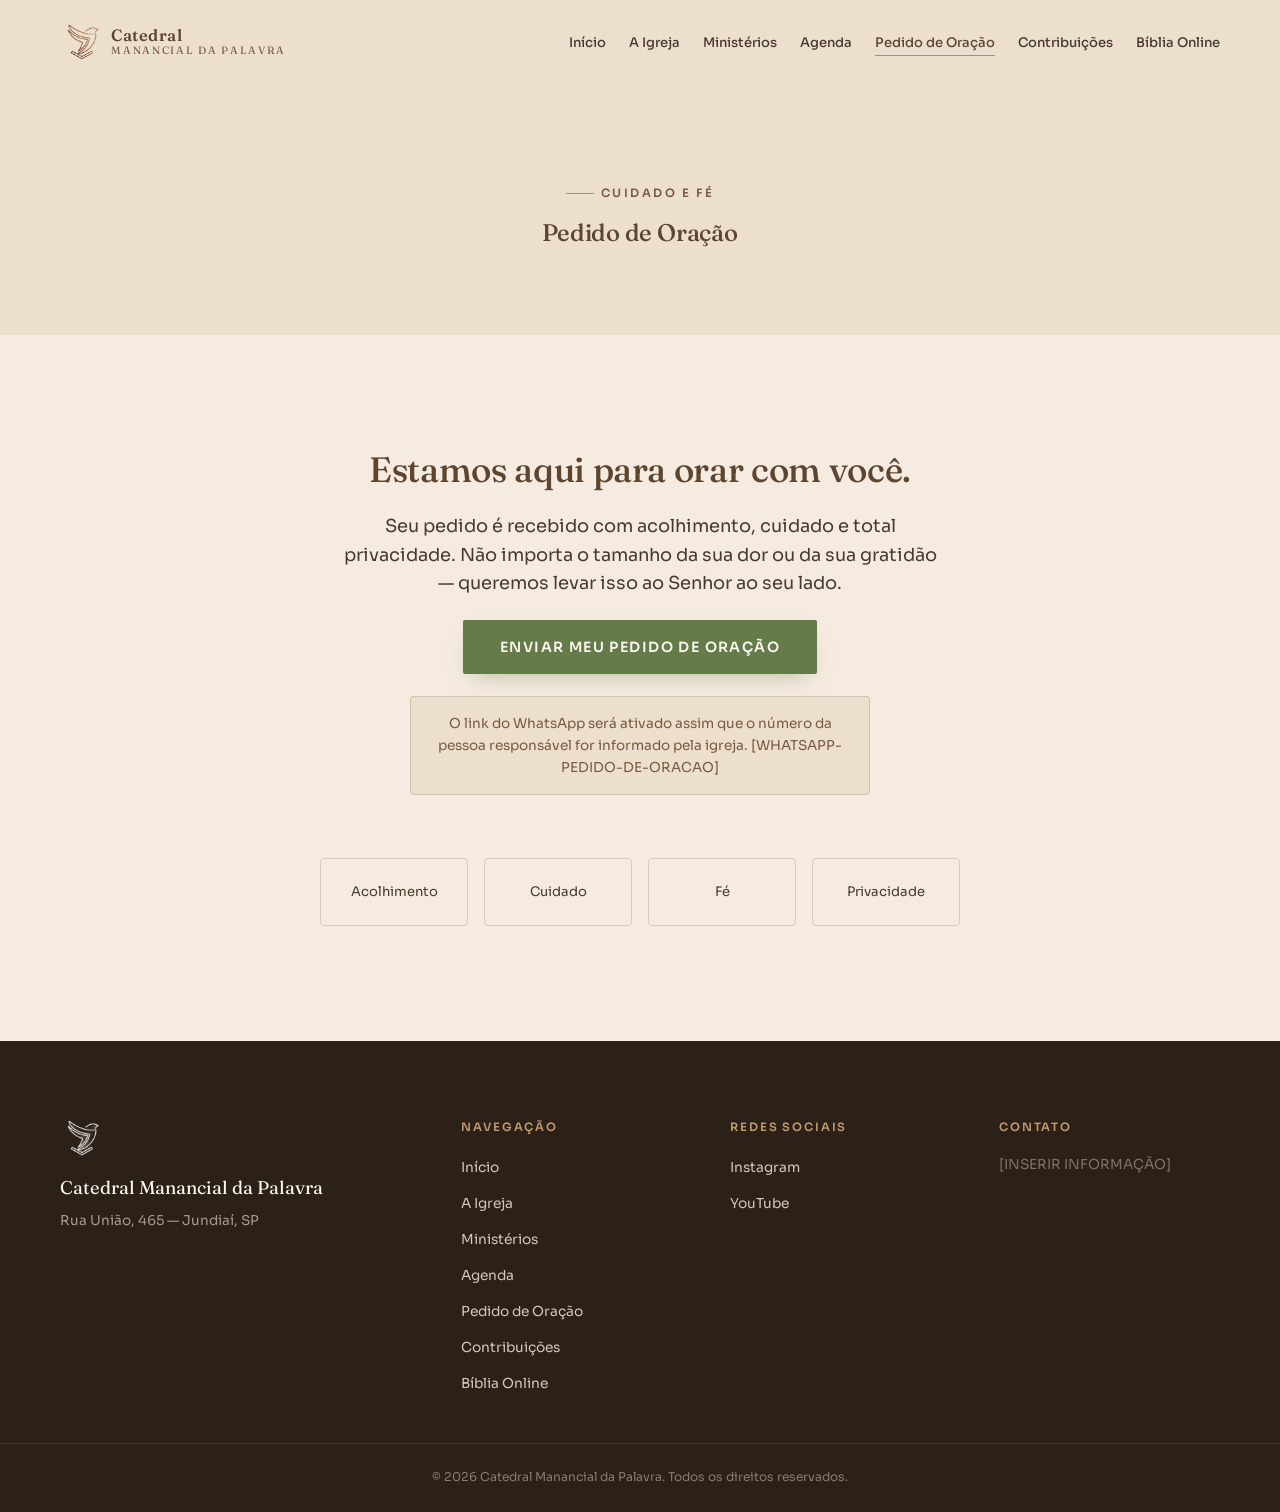
<file: oracao.html>
<!DOCTYPE html>
<html lang="pt-BR">
<head>
<meta charset="UTF-8" />
<meta name="viewport" content="width=device-width, initial-scale=1.0" />
<title>Pedido de Oração — Catedral Manancial da Palavra</title>
<meta name="description" content="Envie seu pedido de oração para a Catedral Manancial da Palavra. Estamos aqui para orar com você." />
<link rel="icon" href="assets/img/favicon.png" />
<link rel="stylesheet" href="css/style.css" />
</head>
<body data-page="oracao">

<div id="site-header"></div>

<main>
  <section class="page-hero">
    <div class="page-hero__inner">
      <p class="eyebrow">Cuidado e fé</p>
      <h1>Pedido de Oração</h1>
    </div>
  </section>

  <section class="prayer">
    <div class="container">
      <div class="prayer__grid reveal">
        <h2 style="font-size: clamp(1.6rem, 3vw, 2.2rem);">Estamos aqui para orar com você.</h2>
        <p class="lede" style="text-align:center;">Seu pedido é recebido com acolhimento, cuidado e total privacidade. Não importa o tamanho da sua dor ou da sua gratidão — queremos levar isso ao Senhor ao seu lado.</p>

        <!-- O botão abaixo será conectado ao WhatsApp de uma pessoa responsável assim que o número for fornecido. -->
        <a
          class="btn btn--primary"
          style="padding: 1.1em 2.6em; font-size: 0.88rem;"
          href="https://wa.me/[WHATSAPP-PEDIDO-DE-ORACAO]?text=Ol%C3%A1!%20Gostaria%20de%20enviar%20um%20pedido%20de%20ora%C3%A7%C3%A3o."
          data-whatsapp-placeholder="true"
        >
          Enviar Meu Pedido de Oração
        </a>
        <p class="prayer__note">O link do WhatsApp será ativado assim que o número da pessoa responsável for informado pela igreja. [WHATSAPP-PEDIDO-DE-ORACAO]</p>

        <div class="prayer__values">
          <div class="prayer__value">Acolhimento</div>
          <div class="prayer__value">Cuidado</div>
          <div class="prayer__value">Fé</div>
          <div class="prayer__value">Privacidade</div>
        </div>
      </div>
    </div>
  </section>
</main>

<div id="site-footer"></div>

<script src="js/config.js"></script>
<script src="js/layout.js"></script>
<script src="js/main.js"></script>
</body>
</html>
</file>
<file: css/style.css>
/* ============================================================
   CATEDRAL MANANCIAL DA PALAVRA — DESIGN SYSTEM
   Paleta: papel creme, bronze, tan, verde-oliva, sienna.
   Tipografia: Fraunces (display editorial) + Sora (corpo/utilitária).
   Assinatura visual: o traço-de-asa — motivo de linha fina inspirado
   nas curvas do símbolo, usado como divisor entre seções.
   ============================================================ */

@import url("https://fonts.googleapis.com/css2?family=Fraunces:ital,opsz,wght@0,9..144,300;0,9..144,400;0,9..144,500;0,9..144,600;1,9..144,400;1,9..144,500&family=Sora:wght@300;400;500;600;700&display=swap");

:root {
  /* --- cor --- */
  --cream: #F5EBE0;
  --cream-deep: #ECDFCE;
  --paper: #FBF6EF;
  --bronze: #7B5A40;
  --bronze-deep: #5E4530;
  --tan: #C19A6B;
  --olive: #667B4A;
  --olive-deep: #526239;
  --sienna: #CD853F;
  --ink: #2C2118;
  --ink-soft: #4A3A2C;
  --line: rgba(123, 90, 64, 0.22);
  --line-soft: rgba(123, 90, 64, 0.12);

  /* --- tipografia --- */
  --font-display: "Fraunces", "Iowan Old Style", serif;
  --font-body: "Sora", -apple-system, BlinkMacSystemFont, sans-serif;

  /* --- ritmo --- */
  --container: 1240px;
  --gap-section: clamp(4rem, 9vw, 8.5rem);
  --radius: 4px;
  --ease: cubic-bezier(0.22, 1, 0.36, 1);
}

/* ---------- reset ---------- */
*, *::before, *::after { box-sizing: border-box; }
html { scroll-behavior: smooth; }
@media (prefers-reduced-motion: reduce) {
  html { scroll-behavior: auto; }
  *, *::before, *::after { animation-duration: 0.001ms !important; animation-iteration-count: 1 !important; transition-duration: 0.001ms !important; scroll-behavior: auto !important; }
}
body, h1, h2, h3, h4, p, figure, ul { margin: 0; }
ul { padding: 0; list-style: none; }
img { max-width: 100%; display: block; }
a { color: inherit; text-decoration: none; }
button { font: inherit; background: none; border: none; cursor: pointer; color: inherit; }

body {
  background: var(--cream);
  color: var(--ink);
  font-family: var(--font-body);
  font-size: 16px;
  line-height: 1.6;
  -webkit-font-smoothing: antialiased;
}

.no-scroll { overflow: hidden; }

img[src^="["] {
  /* fallback visual for placeholder src values used without JS build step */
}

:focus-visible {
  outline: 2px solid var(--olive);
  outline-offset: 3px;
}

.container {
  width: 100%;
  max-width: var(--container);
  margin-inline: auto;
  padding-inline: clamp(1.25rem, 4vw, 2.5rem);
}

section { position: relative; }

.eyebrow {
  display: inline-flex;
  align-items: center;
  gap: 0.6em;
  font-family: var(--font-body);
  font-size: 0.72rem;
  font-weight: 600;
  letter-spacing: 0.22em;
  text-transform: uppercase;
  color: var(--bronze);
}
.eyebrow::before {
  content: "";
  width: 28px;
  height: 1px;
  background: var(--sienna);
}

h1, h2, h3, h4 {
  font-family: var(--font-display);
  color: var(--bronze-deep);
  font-weight: 500;
  line-height: 1.12;
  letter-spacing: -0.01em;
}

h2 { font-size: clamp(2rem, 3.6vw, 3.1rem); }
h3 { font-size: clamp(1.35rem, 2.2vw, 1.7rem); }

p.lede {
  font-size: clamp(1.05rem, 1.4vw, 1.2rem);
  color: var(--ink-soft);
  max-width: 46ch;
}

/* ---------- placeholder de imagem ---------- */
.placeholder-img {
  position: relative;
  display: flex;
  align-items: center;
  justify-content: center;
  background:
    repeating-linear-gradient(135deg, rgba(123,90,64,0.06) 0 2px, transparent 2px 14px),
    linear-gradient(160deg, var(--cream-deep), var(--paper));
  border: 1px dashed var(--line);
  border-radius: var(--radius);
  color: var(--bronze);
  text-align: center;
  overflow: hidden;
  min-height: 100%;
}
.placeholder-img__label {
  font-family: var(--font-body);
  font-size: 0.7rem;
  font-weight: 600;
  letter-spacing: 0.14em;
  text-transform: uppercase;
  padding: 0.5em 1em;
  border: 1px solid var(--line);
  border-radius: 999px;
  background: rgba(251, 246, 239, 0.75);
}

/* ---------- botões ---------- */
.btn {
  display: inline-flex;
  align-items: center;
  justify-content: center;
  gap: 0.6em;
  padding: 0.95em 2em;
  font-family: var(--font-body);
  font-size: 0.82rem;
  font-weight: 600;
  letter-spacing: 0.1em;
  text-transform: uppercase;
  border-radius: 2px;
  transition: transform 0.35s var(--ease), background 0.3s var(--ease), color 0.3s var(--ease), box-shadow 0.3s var(--ease);
  white-space: nowrap;
}
.btn:hover { transform: translateY(-2px); }

.btn--primary {
  background: var(--olive);
  color: var(--paper);
  box-shadow: 0 10px 24px -12px rgba(102, 123, 74, 0.55);
}
.btn--primary:hover { background: var(--olive-deep); }

.btn--outline {
  background: transparent;
  color: var(--bronze-deep);
  border: 1px solid var(--bronze);
}
.btn--outline:hover { background: var(--bronze); color: var(--paper); }

.btn--light {
  background: var(--paper);
  color: var(--bronze-deep);
}
.btn--light:hover { background: #fff; }

.btn--block { width: 100%; }

/* ============================================================
   HEADER
   ============================================================ */
.header {
  position: fixed;
  top: 0; left: 0; right: 0;
  z-index: 100;
  transition: background 0.4s var(--ease), box-shadow 0.4s var(--ease), padding 0.4s var(--ease);
  padding-block: 1.35rem;
}
.header::before {
  content: "";
  position: absolute; inset: 0;
  background: var(--cream);
  opacity: 0;
  transition: opacity 0.4s var(--ease);
  border-bottom: 1px solid var(--line-soft);
}
.header.is-scrolled { padding-block: 0.85rem; }
.header.is-scrolled::before { opacity: 0.97; }
.header.is-scrolled { box-shadow: 0 12px 30px -20px rgba(44, 33, 24, 0.35); }

.header__inner {
  position: relative;
  z-index: 1;
  max-width: var(--container);
  margin-inline: auto;
  padding-inline: clamp(1.25rem, 4vw, 2.5rem);
  display: flex;
  align-items: center;
  justify-content: space-between;
  gap: 1.5rem;
}

.header__brand { display: flex; align-items: center; gap: 0.7rem; }
.header__mark { width: 40px; height: 40px; object-fit: contain; }
.header__wordmark { display: flex; flex-direction: column; line-height: 1.1; font-family: var(--font-display); color: var(--bronze-deep); }
.header__wordmark strong { font-size: 1.02rem; font-weight: 600; letter-spacing: 0.03em; transition: color 0.4s var(--ease); }
.header__wordmark em { font-style: normal; font-size: 0.66rem; font-weight: 400; letter-spacing: 0.16em; text-transform: uppercase; color: var(--bronze); transition: color 0.4s var(--ease); }

.nav__list { display: flex; align-items: center; gap: clamp(1rem, 1.8vw, 2rem); }
.nav__link {
  position: relative;
  font-size: 0.82rem;
  font-weight: 500;
  color: var(--ink-soft);
  padding-block: 0.3rem;
  transition: color 0.4s var(--ease);
}
.nav__link::after {
  content: "";
  position: absolute; left: 0; right: 100%; bottom: 0;
  height: 1px; background: var(--sienna);
  transition: right 0.35s var(--ease);
}
.nav__link:hover::after, .nav__link.is-active::after { right: 0; }
.nav__link.is-active { color: var(--bronze-deep); }

.menu-toggle { display: none; flex-direction: column; gap: 5px; width: 32px; }
.menu-toggle span { display: block; height: 1.5px; background: var(--bronze-deep); transition: transform 0.3s var(--ease), opacity 0.3s var(--ease), background 0.4s var(--ease); }
.menu-toggle.is-open span:nth-child(1) { transform: translateY(6.5px) rotate(45deg); }
.menu-toggle.is-open span:nth-child(2) { opacity: 0; }
.menu-toggle.is-open span:nth-child(3) { transform: translateY(-6.5px) rotate(-45deg); }

.mobile-nav {
  position: fixed; inset: 0; top: 0;
  background: var(--cream);
  padding: 7.5rem 2rem 3rem;
  transform: translateY(-100%);
  opacity: 0;
  visibility: hidden;
  transition: transform 0.45s var(--ease), opacity 0.4s var(--ease), visibility 0.45s;
  z-index: 90;
}
.mobile-nav.is-open { transform: translateY(0); opacity: 1; visibility: visible; }
.mobile-nav__list { display: flex; flex-direction: column; gap: 0.4rem; }
.mobile-nav__list a {
  display: block;
  font-family: var(--font-display);
  font-size: 1.7rem;
  padding: 0.55rem 0;
  border-bottom: 1px solid var(--line-soft);
  color: var(--bronze-deep);
}

/* ============================================================
   HERO — fundo fixo, sem carrossel
   ============================================================ */
.hero {
  position: relative;
  overflow: hidden;
  padding-block: clamp(8.5rem, 17vw, 11.5rem) clamp(4rem, 8vw, 6rem);
  background:
    radial-gradient(120% 140% at 50% -10%, rgba(193, 154, 107, 0.16), transparent 60%),
    linear-gradient(165deg, var(--bronze-deep) 0%, var(--ink) 130%);
}

.hero__content {
  position: relative; z-index: 3;
  max-width: 680px;
  margin-inline: auto;
  display: flex; flex-direction: column;
  align-items: center; justify-content: center;
  text-align: center;
  padding-inline: 1.5rem;
  color: var(--paper);
}
.hero__eyebrow {
  font-size: 0.72rem; letter-spacing: 0.3em; text-transform: uppercase;
  color: var(--tan); margin-bottom: 1.3rem; font-weight: 600;
}
.hero__title {
  font-family: var(--font-display);
  font-size: clamp(2.4rem, 6vw, 4.4rem);
  font-weight: 500;
  color: var(--paper);
  max-width: 18ch;
}
.hero__mark {
  width: clamp(64px, 8vw, 96px);
  margin-top: clamp(1.8rem, 3vw, 2.6rem);
  filter: brightness(0) invert(1);
  opacity: 0.92;
}
.hero__cta { margin-top: clamp(2rem, 3.5vw, 2.6rem); display: flex; gap: 1rem; flex-wrap: wrap; justify-content: center; }

/* ============================================================
   CARROSSEL — componente genérico (usado nas frases bíblicas)
   ============================================================ */
.carousel__slide {
  position: absolute; inset: 0;
  opacity: 0;
  transition: opacity 1.1s var(--ease);
}
.carousel__slide.is-active { opacity: 1; z-index: 1; }
.carousel__slide .placeholder-img {
  height: 100%; width: 100%;
  border: none;
  border-radius: 0;
  background:
    repeating-linear-gradient(135deg, rgba(245,235,224,0.04) 0 2px, transparent 2px 16px),
    linear-gradient(155deg, #3a2c1f, #241a12 60%, #1b130d);
}
.carousel__slide .placeholder-img__label { background: rgba(245, 235, 224, 0.9); }
.carousel__slide__photo { position: absolute; inset: 0; width: 100%; height: 100%; object-fit: cover; object-position: center; }

.carousel__nav {
  position: absolute; z-index: 4; top: 50%; transform: translateY(-50%);
  width: 46px; height: 46px;
  display: flex; align-items: center; justify-content: center;
  border: 1px solid rgba(245,235,224,0.4);
  border-radius: 50%;
  color: var(--paper);
  transition: background 0.3s var(--ease), border-color 0.3s var(--ease);
}
.carousel__nav:hover { background: rgba(245,235,224,0.14); border-color: var(--paper); }
.carousel__nav--prev { left: clamp(0.8rem, 3vw, 1.5rem); }
.carousel__nav--next { right: clamp(0.8rem, 3vw, 1.5rem); }

.carousel__dots {
  position: absolute; z-index: 4; bottom: clamp(1.1rem, 3vw, 1.6rem); left: 50%; transform: translateX(-50%);
  display: flex; gap: 0.6rem;
}
.carousel__dot { width: 8px; height: 8px; border-radius: 50%; background: rgba(245,235,224,0.4); transition: background 0.3s var(--ease), transform 0.3s var(--ease); }
.carousel__dot.is-active { background: var(--tan); transform: scale(1.3); }

.scroll-hint {
  position: absolute; z-index: 4; bottom: 2.2rem; left: 50%; transform: translateX(-50%);
  display: none;
}

/* ============================================================
   TRAÇO-DE-ASA — divisor assinatura
   ============================================================ */
.wing-divider {
  display: flex; justify-content: center;
  padding-block: clamp(2.5rem, 5vw, 4rem);
}
.wing-divider svg { width: 110px; height: auto; overflow: visible; }
.wing-divider path {
  fill: none;
  stroke: var(--tan);
  stroke-width: 1.4;
  stroke-linecap: round;
  stroke-dasharray: 260;
  stroke-dashoffset: 260;
  transition: stroke-dashoffset 1.4s var(--ease);
}
.wing-divider.is-visible path { stroke-dashoffset: 0; }
.wing-divider path:nth-child(2) { transition-delay: 0.12s; }
.wing-divider path:nth-child(3) { transition-delay: 0.24s; }

/* ============================================================
   REVEAL ON SCROLL
   ============================================================ */
.reveal {
  opacity: 0;
  transform: translateY(28px);
  transition: opacity 0.9s var(--ease), transform 0.9s var(--ease);
}
.reveal.is-visible { opacity: 1; transform: translateY(0); }
.reveal-stagger > * { transition-delay: calc(var(--i, 0) * 90ms); }

/* ============================================================
   SEÇÃO — FRASES BÍBLICAS (carrossel de fotos + versículo)
   Cada slide traz sua própria foto e sua própria citação — ao
   trocar de foto, a frase muda junto, pois ambas vivem dentro
   do mesmo .carousel__slide.
   ============================================================ */
.verse-section {
  padding-block: var(--gap-section);
  background: var(--cream);
}
.verse-section__inner {
  max-width: 980px; margin-inline: auto; padding-inline: 1.5rem;
}
.verse-carousel {
  position: relative;
  aspect-ratio: 16 / 9;
  max-height: 560px;
  overflow: hidden;
  border-radius: 18px;
  box-shadow: 0 34px 60px -32px rgba(44, 33, 24, 0.4);
}
.verse-carousel .carousel__slide::before {
  content: "";
  position: absolute; inset: 0;
  background: linear-gradient(0deg, rgba(20,14,9,0.78) 0%, rgba(20,14,9,0.2) 48%, rgba(20,14,9,0.4) 100%);
  z-index: 1;
  pointer-events: none;
}
.verse-carousel__content {
  position: absolute; inset: 0; z-index: 2;
  display: flex; flex-direction: column;
  align-items: center; justify-content: center;
  text-align: center;
  padding: clamp(2rem, 5vw, 3rem);
}
.verse-carousel__mark { width: 30px; margin-bottom: 1.3rem; opacity: 0.92; filter: brightness(0) invert(1); }
.verse-carousel blockquote {
  font-family: var(--font-display);
  font-weight: 400; font-style: italic;
  font-size: clamp(1.15rem, 2.4vw, 1.7rem);
  color: var(--paper);
  line-height: 1.4;
  max-width: 30ch;
}
.verse-carousel cite {
  display: block; margin-top: 1.3rem;
  font-style: normal; font-family: var(--font-body);
  font-size: 0.74rem; letter-spacing: 0.2em; text-transform: uppercase; color: var(--tan); font-weight: 600;
}
@media (max-width: 620px) {
  .verse-carousel { aspect-ratio: 4 / 5; max-height: none; }
}

/* ============================================================
   SEÇÃO — LÍDERES
   ============================================================ */
.leaders { padding-block: var(--gap-section); background: var(--paper); }
.leaders__head { text-align: center; max-width: 640px; margin: 0 auto 3.5rem; display: flex; flex-direction: column; align-items: center; gap: 1rem; }

.leaders__grid { display: grid; grid-template-columns: 1fr 1fr; gap: clamp(1.25rem, 3vw, 2.5rem); max-width: 860px; margin-inline: auto; }
.leader-card {
  display: flex; flex-direction: column;
  background: var(--cream);
  border: 1px solid var(--line);
  border-radius: 14px;
  overflow: hidden;
  transition: transform 0.35s var(--ease), box-shadow 0.35s var(--ease), border-color 0.35s var(--ease);
}
.leader-card:hover { transform: translateY(-5px); box-shadow: 0 22px 40px -26px rgba(44, 33, 24, 0.32); border-color: var(--tan); }
.leader-card__photo.placeholder-img { aspect-ratio: 4 / 5; border: none; border-radius: 0; }
.leader-card__body { padding: clamp(1.4rem, 2.2vw, 1.9rem); display: flex; flex-direction: column; gap: 0.3rem; }
.leader-card__name { font-size: 1.25rem; }
.leader-card__role { font-size: 0.76rem; letter-spacing: 0.14em; text-transform: uppercase; color: var(--sienna); font-weight: 600; margin-top: 0.3rem; }
.leader-card__text { margin-top: 0.6rem; color: var(--ink-soft); font-size: 0.94rem; }
.leader-card__link {
  align-self: flex-start;
  margin-top: 1.2rem;
  font-size: 0.78rem; font-weight: 600; letter-spacing: 0.04em;
  color: var(--olive-deep);
  display: inline-flex; align-items: center; gap: 0.4em;
  transition: gap 0.3s var(--ease);
}
.leader-card__link:hover { gap: 0.65em; }

.leaders__together { margin-top: clamp(2rem, 4vw, 3.5rem); max-width: 860px; margin-inline: auto; }
.leaders__together .placeholder-img { aspect-ratio: 21 / 9; border-radius: 14px; }

.leaders__cta { display: flex; justify-content: center; margin-top: clamp(2.5rem, 5vw, 3.5rem); }

/* ============================================================
   SEÇÃO — CULTOS
   ============================================================ */
.services { padding-block: var(--gap-section); background: var(--cream-deep); }
.services__head { max-width: 640px; margin: 0 auto 3rem; text-align: center; display: flex; flex-direction: column; align-items: center; gap: 1rem; }
.services__grid { display: grid; grid-template-columns: repeat(4, 1fr); gap: 1.1rem; }
.service-card {
  position: relative;
  overflow: hidden;
  background: var(--paper);
  border: 1px solid var(--line);
  border-radius: 12px;
  padding: clamp(1.5rem, 2.2vw, 2rem) clamp(1.3rem, 1.8vw, 1.6rem);
  display: flex;
  flex-direction: column;
  min-height: 220px;
  transition: transform 0.35s var(--ease), box-shadow 0.35s var(--ease), border-color 0.35s var(--ease);
}
.service-card::before {
  content: "";
  position: absolute; top: 0; left: 0; right: 0; height: 3px;
  background: linear-gradient(90deg, var(--sienna), var(--olive));
  transform: scaleX(0);
  transform-origin: left;
  transition: transform 0.45s var(--ease);
}
.service-card:hover { transform: translateY(-6px); box-shadow: 0 20px 36px -24px rgba(44, 33, 24, 0.32); border-color: var(--tan); }
.service-card:hover::before { transform: scaleX(1); }
.service-card__index {
  position: absolute; top: -0.4rem; right: 0.4rem;
  font-family: var(--font-display);
  font-size: 3.4rem;
  font-weight: 500;
  color: var(--bronze);
  opacity: 0.07;
  line-height: 1;
  pointer-events: none;
}
.service-card__day {
  font-size: 0.7rem; font-weight: 600; letter-spacing: 0.16em; text-transform: uppercase;
  color: var(--sienna);
}
.service-card__name { font-family: var(--font-display); font-size: 1.2rem; color: var(--bronze-deep); margin-top: 0.55rem; flex-grow: 1; }
.service-card__time { font-family: var(--font-display); font-size: clamp(1.3rem, 1.9vw, 1.6rem); color: var(--olive-deep); margin-top: 1.1rem; position: relative; z-index: 1; }
.service-card__time.is-muted { font-family: var(--font-body); font-size: 0.82rem; font-weight: 500; color: var(--sienna); line-height: 1.5; }
.service-card__note { margin-top: 0.7rem; font-size: 0.74rem; color: var(--bronze); line-height: 1.5; position: relative; z-index: 1; }

/* ============================================================
   SEÇÃO — MINISTÉRIOS
   ============================================================ */
.ministries { padding-block: var(--gap-section); background: var(--paper); }
.ministries__head { max-width: 640px; margin: 0 auto 3.5rem; text-align: center; display: flex; flex-direction: column; align-items: center; gap: 1rem; }
.ministries__grid { display: grid; grid-template-columns: repeat(4, 1fr); gap: 1.25rem; }
.ministry-card {
  padding: 2rem 1.5rem; border: 1px solid var(--line); border-radius: var(--radius);
  display: flex; flex-direction: column; gap: 0.9rem; min-height: 210px;
  transition: border-color 0.3s var(--ease), transform 0.3s var(--ease);
}
.ministry-card:hover { border-color: var(--tan); transform: translateY(-4px); }
.ministry-card__name { font-size: 1.15rem; }
.ministry-card__desc { font-size: 0.88rem; color: var(--ink-soft); flex-grow: 1; }
.ministry-card__status { font-size: 0.72rem; letter-spacing: 0.1em; text-transform: uppercase; color: var(--sienna); font-weight: 600; }
.ministry-card__link { font-size: 0.78rem; font-weight: 600; letter-spacing: 0.05em; color: var(--olive-deep); display: inline-flex; align-items: center; gap: 0.4em; }

/* ============================================================
   SEÇÃO — REDES SOCIAIS
   ============================================================ */
.social { padding-block: var(--gap-section); background: var(--bronze-deep); color: var(--paper); }
.social .eyebrow { color: var(--tan); }
.social .eyebrow::before { background: var(--tan); }
.social__head { max-width: 640px; margin-bottom: 3.5rem; display: flex; flex-direction: column; gap: 1rem; }
.social__head h2 { color: var(--paper); }
.social__grid { display: grid; grid-template-columns: repeat(4, 1fr); gap: 1.25rem; }
.social-card {
  padding: 2.2rem 1.6rem; border: 1px solid rgba(245,235,224,0.18); border-radius: var(--radius);
  display: flex; flex-direction: column; gap: 1rem; min-height: 190px;
  transition: background 0.3s var(--ease), transform 0.3s var(--ease);
}
.social-card:hover { background: rgba(245,235,224,0.06); transform: translateY(-4px); }
.social-card__label { font-size: 1.05rem; font-family: var(--font-display); color: var(--paper); }
.social-card__handle { font-size: 0.82rem; color: rgba(245,235,224,0.65); flex-grow: 1; word-break: break-word; }
.social-card__cta { font-size: 0.74rem; font-weight: 700; letter-spacing: 0.12em; text-transform: uppercase; color: var(--tan); }

/* ============================================================
   SEÇÃO — VISITAR
   ============================================================ */
.visit { padding-block: var(--gap-section); background: var(--cream); }
.visit__grid { display: grid; grid-template-columns: 1fr 1fr; gap: clamp(2rem, 5vw, 4rem); align-items: start; }
.visit__info { display: flex; flex-direction: column; gap: 1.4rem; }
.visit__address { font-family: var(--font-display); font-size: 1.4rem; color: var(--bronze-deep); }
.visit__map { aspect-ratio: 4 / 3; }
.visit__parking { margin-top: clamp(3rem, 5vw, 4.5rem); }
.visit__parking-head { display: flex; align-items: baseline; justify-content: space-between; gap: 1rem; margin-bottom: 1.5rem; flex-wrap: wrap; }
.visit__parking-grid { display: grid; grid-template-columns: 1fr 1fr; gap: 1.25rem; }
.visit__parking-grid .placeholder-img { aspect-ratio: 16 / 9; }

/* ============================================================
   CTA FINAL
   ============================================================ */
.final-cta {
  position: relative;
  padding-block: clamp(5rem, 10vw, 9rem);
  background: linear-gradient(160deg, var(--olive-deep), var(--bronze-deep));
  color: var(--paper);
  text-align: center;
  overflow: hidden;
}
.final-cta__mark { width: 54px; margin-inline: auto; margin-bottom: 2rem; opacity: 0.9; filter: brightness(0) invert(1); opacity: 0.55; }
.final-cta h2 { color: var(--paper); max-width: 16ch; margin-inline: auto; }
.final-cta p { margin-top: 1.2rem; color: rgba(245,235,224,0.82); max-width: 46ch; margin-inline: auto; }
.final-cta .btn { margin-top: 2.4rem; }

/* ============================================================
   FOOTER
   ============================================================ */
.footer { background: var(--ink); color: rgba(245,235,224,0.82); }
.footer__inner {
  max-width: var(--container); margin-inline: auto; padding: clamp(3.5rem, 6vw, 5rem) clamp(1.25rem, 4vw, 2.5rem) 3rem;
  display: grid; grid-template-columns: 1.6fr 1fr 1fr 1fr; gap: clamp(2rem, 4vw, 3rem);
}
.footer__mark { width: 40px; filter: brightness(0) invert(1); opacity: 0.85; margin-bottom: 1rem; }
.footer__name { font-family: var(--font-display); color: var(--paper); font-size: 1.15rem; }
.footer__address { font-size: 0.85rem; margin-top: 0.5rem; color: rgba(245,235,224,0.6); }
.footer__heading { font-size: 0.72rem; letter-spacing: 0.16em; text-transform: uppercase; color: var(--tan); font-weight: 600; margin-bottom: 1.1rem; }
.footer__list { display: flex; flex-direction: column; gap: 0.65rem; }
.footer__list a { font-size: 0.86rem; transition: color 0.25s var(--ease); }
.footer__list a:hover { color: var(--paper); }
.footer__muted { font-size: 0.86rem; color: rgba(245,235,224,0.4); }
.footer__bottom {
  border-top: 1px solid rgba(245,235,224,0.12);
  padding: 1.5rem clamp(1.25rem, 4vw, 2.5rem);
  text-align: center; font-size: 0.76rem; color: rgba(245,235,224,0.45);
}

/* ============================================================
   PÁGINAS INTERNAS — cabeçalho de página
   ============================================================ */
.page-hero {
  padding: clamp(9rem, 16vw, 11.5rem) 0 clamp(3.5rem, 7vw, 5.5rem);
  background: var(--cream-deep);
  text-align: center;
}
.page-hero__inner { max-width: 720px; margin-inline: auto; padding-inline: 1.5rem; display: flex; flex-direction: column; align-items: center; gap: 1.1rem; }

/* navegação interna por âncoras (A Igreja) */
.subnav { position: sticky; top: 0; z-index: 40; background: var(--cream); border-bottom: 1px solid var(--line); }
.subnav__inner { max-width: var(--container); margin-inline: auto; padding: 0 clamp(1.25rem, 4vw, 2.5rem); display: flex; gap: clamp(1.2rem, 3vw, 2.2rem); overflow-x: auto; }
.subnav a { display: inline-block; padding: 1.1rem 0; font-size: 0.82rem; font-weight: 600; letter-spacing: 0.06em; white-space: nowrap; color: var(--ink-soft); border-bottom: 2px solid transparent; }
.subnav a:hover, .subnav a.is-active { color: var(--bronze-deep); border-color: var(--sienna); }

/* doutrina */
.doctrine { padding-block: var(--gap-section); background: var(--paper); }
.doctrine__layout { display: grid; grid-template-columns: 280px 1fr; gap: clamp(2rem, 4vw, 4rem); }
.doctrine__toc { position: sticky; top: 5.5rem; align-self: start; display: flex; flex-direction: column; gap: 0.2rem; }
.doctrine__toc a { font-size: 0.86rem; padding: 0.55rem 0; color: var(--ink-soft); border-left: 2px solid var(--line); padding-left: 1rem; transition: color 0.25s var(--ease), border-color 0.25s var(--ease); }
.doctrine__toc a:hover { color: var(--bronze-deep); border-color: var(--sienna); }

.doctrine__block { margin-bottom: clamp(2.75rem, 5vw, 4rem); scroll-margin-top: 6rem; }
.doctrine__block h3 { margin-bottom: 1rem; }
.doctrine__block p { color: var(--ink-soft); margin-bottom: 1rem; }
.doctrine__block ul { margin: 1rem 0 1rem 0; display: flex; flex-direction: column; gap: 0.55rem; }
.doctrine__block li { color: var(--ink-soft); padding-left: 1.3rem; position: relative; }
.doctrine__block li::before { content: ""; position: absolute; left: 0; top: 0.6em; width: 6px; height: 1px; background: var(--sienna); }
.doctrine__pillars { display: grid; grid-template-columns: repeat(3, 1fr); gap: 1.25rem; margin-top: 1.5rem; }
.pillar { padding: 1.5rem; border: 1px solid var(--line); border-radius: var(--radius); }
.pillar__title { font-family: var(--font-display); font-size: 1.05rem; color: var(--bronze-deep); margin-bottom: 0.5rem; }
.pillar__text { font-size: 0.9rem; color: var(--ink-soft); }
blockquote.scripture {
  font-family: var(--font-display); font-style: italic; font-size: 1.2rem; color: var(--bronze-deep);
  border-left: 2px solid var(--sienna); padding-left: 1.4rem; margin: 1.75rem 0;
}

/* biografia */
.bio { padding-block: var(--gap-section); background: var(--cream); }
.bio__intro { max-width: 760px; margin: 0 auto clamp(3rem, 5vw, 4rem); display: flex; flex-direction: column; gap: 1.2rem; }
.bio__portrait { max-width: 760px; margin: 0 auto clamp(3rem, 5vw, 4rem); }
.bio__portrait .placeholder-img { aspect-ratio: 16 / 9; }
.timeline { max-width: 760px; margin-inline: auto; display: flex; flex-direction: column; }
.timeline__item { display: grid; grid-template-columns: 90px 1fr; gap: 1.5rem; padding-block: 1.6rem; border-top: 1px solid var(--line); }
.timeline__item:last-child { border-bottom: 1px solid var(--line); }
.timeline__year { font-family: var(--font-display); font-size: 1.1rem; color: var(--sienna); }
.timeline__text { color: var(--ink-soft); }
.timeline__text strong { color: var(--bronze-deep); font-weight: 600; }
.bio__quote { max-width: 700px; margin: clamp(3rem, 5vw, 4.5rem) auto 0; text-align: center; }
.bio__quote p { font-family: var(--font-display); font-style: italic; font-size: clamp(1.3rem, 2.4vw, 1.7rem); color: var(--bronze-deep); }

/* liderança pastoral */
.leadership-hero { padding-block: var(--gap-section); background: var(--paper); }
.leadership-hero__frame { max-width: 1000px; margin-inline: auto; }
.leadership-hero__frame .placeholder-img { aspect-ratio: 21 / 9; min-height: 340px; }
.leadership-hero__caption { text-align: center; margin-top: 1.5rem; font-size: 0.85rem; color: var(--ink-soft); }

/* ministérios (página) */
.ministries-page { padding-block: var(--gap-section); background: var(--cream); }

/* agenda */
.agenda { padding-block: var(--gap-section); background: var(--paper); text-align: center; }
.agenda__inner { max-width: 640px; margin-inline: auto; display: flex; flex-direction: column; align-items: center; gap: 1.3rem; }
.agenda__links { margin-top: 2rem; display: flex; gap: 1rem; flex-wrap: wrap; justify-content: center; }

/* pedido de oração */
.prayer { padding-block: var(--gap-section); background: var(--cream); }
.prayer__grid { max-width: 640px; margin-inline: auto; text-align: center; display: flex; flex-direction: column; align-items: center; gap: 1.4rem; }
.prayer__note { font-size: 0.85rem; color: var(--bronze); background: var(--cream-deep); border: 1px solid var(--line); padding: 1rem 1.4rem; border-radius: var(--radius); max-width: 46ch; }
.prayer__values { display: grid; grid-template-columns: repeat(4, 1fr); gap: 1rem; margin-top: 2.5rem; width: 100%; }
.prayer__value { padding: 1.4rem 1rem; border: 1px solid var(--line); border-radius: var(--radius); font-size: 0.82rem; color: var(--ink-soft); }

/* bíblia online */
.bible { padding-block: var(--gap-section); background: var(--paper); text-align: center; }
.bible__inner { max-width: 560px; margin-inline: auto; display: flex; flex-direction: column; align-items: center; gap: 1.4rem; }

/* contribuições */
.giving { padding-block: var(--gap-section); background: var(--cream); }
.giving__inner { max-width: 620px; margin-inline: auto; text-align: center; display: flex; flex-direction: column; align-items: center; gap: 1.2rem; }
.giving__pix { margin-top: 2.5rem; width: 100%; padding: clamp(2rem, 4vw, 2.8rem); background: var(--paper); border: 1px solid var(--line); border-radius: var(--radius); display: flex; flex-direction: column; align-items: center; gap: 1.3rem; }
.giving__pix-label { font-size: 0.72rem; letter-spacing: 0.16em; text-transform: uppercase; color: var(--bronze); font-weight: 600; }
.giving__pix-key { font-family: var(--font-display); font-size: clamp(1.3rem, 2.6vw, 1.7rem); color: var(--bronze-deep); word-break: break-all; }
.giving__qr { width: 160px; height: 160px; margin-top: 0.5rem; }
.giving__feedback { font-size: 0.8rem; color: var(--olive-deep); font-weight: 600; height: 1.2em; opacity: 0; transition: opacity 0.3s var(--ease); }
.giving__feedback.is-visible { opacity: 1; }

/* ============================================================
   LANDING PAGE (index.html) — ajustes de contraste e escala
   O header fica transparente sobre o hero escuro no topo da home;
   sem isso, o texto do menu (tons de marrom) se perdia contra o
   fundo escuro do carrossel. Aqui ele fica claro enquanto flutua
   sobre o hero e volta ao tom padrão assim que a página rola e o
   header ganha fundo creme (.is-scrolled).
   ============================================================ */
body[data-page="inicio"] {
  /* seções da home ficam com respiro menor — a escala global
     (usada nas páginas internas) permanece intacta */
  --gap-section: clamp(3rem, 6vw, 5.5rem);
}

body[data-page="inicio"] .header:not(.is-scrolled) .nav__link,
body[data-page="inicio"] .header:not(.is-scrolled) .header__wordmark strong,
body[data-page="inicio"] .header:not(.is-scrolled) .header__wordmark em {
  color: var(--paper);
}
body[data-page="inicio"] .header:not(.is-scrolled) .nav__link.is-active {
  color: var(--paper);
}
body[data-page="inicio"] .header:not(.is-scrolled) .nav__link::after {
  background: var(--tan);
}
body[data-page="inicio"] .header:not(.is-scrolled) .menu-toggle span {
  background: var(--paper);
}

/* hero — reduzindo a escala geral, estava muito grande */
/* hero — botões um pouco mais discretos na home */
body[data-page="inicio"] .hero .btn { padding: 0.8em 1.7em; font-size: 0.75rem; }

/* títulos e textos de seção, um pouco menores na home */
body[data-page="inicio"] h2 { font-size: clamp(1.6rem, 2.8vw, 2.3rem); }
body[data-page="inicio"] p.lede { font-size: clamp(0.95rem, 1.1vw, 1.05rem); }
body[data-page="inicio"] .final-cta { padding-block: clamp(3.5rem, 6vw, 5.5rem); }
body[data-page="inicio"] .final-cta h2 { font-size: clamp(1.5rem, 2.6vw, 2.1rem); }

/* ============================================================
   RESPONSIVO
   ============================================================ */
@media (max-width: 980px) {
  .nav, .header .header__inner .nav { display: none; }
  .menu-toggle { display: flex; }

  .leaders__grid { grid-template-columns: 1fr; }
  .services__grid { grid-template-columns: 1fr 1fr; }
  .ministries__grid { grid-template-columns: 1fr 1fr; }
  .social__grid { grid-template-columns: 1fr 1fr; }
  .visit__grid { grid-template-columns: 1fr; }
  .doctrine__layout { grid-template-columns: 1fr; }
  .doctrine__toc { position: static; flex-direction: row; flex-wrap: wrap; margin-bottom: 2rem; }
  .doctrine__pillars { grid-template-columns: 1fr; }
  .timeline__item { grid-template-columns: 70px 1fr; }
  .footer__inner { grid-template-columns: 1fr 1fr; }
  .prayer__values { grid-template-columns: 1fr 1fr; }
}

@media (max-width: 620px) {
  .services__grid { grid-template-columns: 1fr; }
  .ministries__grid { grid-template-columns: 1fr; }
  .social__grid { grid-template-columns: 1fr; }
  .visit__parking-grid { grid-template-columns: 1fr; }
  .footer__inner { grid-template-columns: 1fr; }
  .prayer__values { grid-template-columns: 1fr 1fr; }
  .hero__cta { flex-direction: column; width: 100%; }
  .hero__cta .btn { width: 100%; }
}
</file>
<file: sites/manancial-site/css/style.css>
/* ============================================================
   CATEDRAL MANANCIAL DA PALAVRA — DESIGN SYSTEM
   Paleta: papel creme, bronze, tan, verde-oliva, sienna.
   Tipografia: Fraunces (display editorial) + Sora (corpo/utilitária).
   Assinatura visual: o traço-de-asa — motivo de linha fina inspirado
   nas curvas do símbolo, usado como divisor entre seções.
   ============================================================ */

@import url("https://fonts.googleapis.com/css2?family=Manrope:wght@400;500;600;700;800&family=Sora:wght@300;400;500;600;700&display=swap");

:root {
  /* --- cor --- */
  --cream: #F5EBE0;
  --cream-deep: #ECDFCE;
  --paper: #FBF6EF;
  --bronze: #7B5A40;
  --bronze-deep: #5E4530;
  --tan: #C19A6B;
  --olive: #667B4A;
  --olive-deep: #526239;
  --sienna: #CD853F;
  --sienna-deep: #A8642E;
  --ink: #2C2118;
  --ink-soft: #4A3A2C;
  --line: rgba(123, 90, 64, 0.22);
  --line-soft: rgba(123, 90, 64, 0.12);

  /* --- fundo escuro compartilhado (redes sociais / CTA final / rodapé) ---
     Sólido, sem gradientes — só a cor de base + o traço-de-asa em dourado. */
  --dark-texture-svg: url("data:image/svg+xml,%3Csvg xmlns='http://www.w3.org/2000/svg' viewBox='0 0 1200 800'%3E%3Cg fill='none' stroke='%23C19A6B' stroke-width='1' stroke-linecap='round'%3E%3Cpath d='M-50 620 C 150 560, 300 700, 500 630 S 850 520, 1250 600' opacity='0.4'/%3E%3Cpath d='M-50 680 C 180 630, 340 760, 560 690 S 900 590, 1250 670' opacity='0.28'/%3E%3Cpath d='M-50 60 C 200 20, 380 130, 600 70 S 950 -10, 1250 70' opacity='0.35'/%3E%3Cpath d='M700 -50 C 780 100, 860 180, 1000 260 S 1180 380, 1250 480' opacity='0.45'/%3E%3Cpath d='M780 -50 C 850 90, 920 160, 1050 230 S 1200 340, 1260 420' opacity='0.28'/%3E%3Cpath d='M-50 400 C 100 380, 220 450, 380 410 S 620 340, 850 420' opacity='0.18'/%3E%3C/g%3E%3C/svg%3E");

  /* --- traço-de-asa dourado, versão leve para fundos claros (Ministérios, Líderes, Hero) --- */
  --light-texture-svg: url("data:image/svg+xml,%3Csvg xmlns='http://www.w3.org/2000/svg' viewBox='0 0 1200 800'%3E%3Cg fill='none' stroke='%23CD853F' stroke-width='1' stroke-linecap='round'%3E%3Cpath d='M-50 100 C 180 40, 340 160, 560 90 S 920 10, 1260 100' opacity='0.22'/%3E%3Cpath d='M-50 160 C 200 110, 360 220, 600 150 S 950 70, 1260 160' opacity='0.14'/%3E%3Cpath d='M-50 700 C 200 650, 380 760, 620 690 S 970 610, 1260 700' opacity='0.2'/%3E%3Cpath d='M850 -50 C 920 90, 980 160, 1100 240 S 1220 360, 1260 440' opacity='0.16'/%3E%3Cpath d='M-60 420 C 90 400, 220 470, 380 430 S 620 360, 820 430' opacity='0.1'/%3E%3C/g%3E%3C/svg%3E");

  /* --- tipografia --- */
  --font-display: "Manrope", "Segoe UI", -apple-system, BlinkMacSystemFont, sans-serif;
  --font-body: "Sora", -apple-system, BlinkMacSystemFont, sans-serif;

  /* --- ritmo --- */
  --container: 1240px;
  --gap-section: clamp(4rem, 9vw, 8.5rem);
  --radius: 4px;
  --ease: cubic-bezier(0.22, 1, 0.36, 1);
}

/* ---------- reset ---------- */
*, *::before, *::after { box-sizing: border-box; }
html { scroll-behavior: smooth; overflow-x: hidden; }
@media (prefers-reduced-motion: reduce) {
  html { scroll-behavior: auto; }
  *, *::before, *::after { animation-duration: 0.001ms !important; animation-iteration-count: 1 !important; transition-duration: 0.001ms !important; scroll-behavior: auto !important; }
}
body, h1, h2, h3, h4, p, figure, ul { margin: 0; }
ul { padding: 0; list-style: none; }
img { max-width: 100%; display: block; }
a { color: inherit; text-decoration: none; }
button { font: inherit; background: none; border: none; cursor: pointer; color: inherit; }

body {
  background: var(--cream);
  color: var(--ink);
  font-family: var(--font-body);
  font-size: 16px;
  line-height: 1.6;
  -webkit-font-smoothing: antialiased;
  overflow-x: hidden;
  width: 100%;
}

.no-scroll { overflow: hidden; }

img[src^="["] {
  /* fallback visual for placeholder src values used without JS build step */
}

:focus-visible {
  outline: 2px solid var(--olive);
  outline-offset: 3px;
}

.container {
  width: 100%;
  max-width: var(--container);
  margin-inline: auto;
  padding-inline: clamp(1.25rem, 4vw, 2.5rem);
}

section { position: relative; }

.eyebrow {
  display: inline-flex;
  align-items: center;
  gap: 0.6em;
  font-family: var(--font-body);
  font-size: 0.72rem;
  font-weight: 600;
  letter-spacing: 0.22em;
  text-transform: uppercase;
  color: var(--bronze);
}
.eyebrow::before {
  content: "";
  width: 28px;
  height: 1px;
  background: var(--sienna);
}

h1, h2, h3, h4 {
  font-family: var(--font-display);
  color: var(--bronze-deep);
  font-weight: 700;
  line-height: 1.14;
  letter-spacing: -0.02em;
}

h2 { font-size: clamp(2rem, 3.6vw, 3.1rem); }
h3 { font-size: clamp(1.35rem, 2.2vw, 1.7rem); }

p.lede {
  font-size: clamp(1.05rem, 1.4vw, 1.2rem);
  color: var(--ink-soft);
  max-width: 46ch;
}

/* ---------- placeholder de imagem ---------- */
.placeholder-img {
  position: relative;
  display: flex;
  align-items: center;
  justify-content: center;
  background:
    repeating-linear-gradient(135deg, rgba(123,90,64,0.06) 0 2px, transparent 2px 14px),
    linear-gradient(160deg, var(--cream-deep), var(--paper));
  border: 1px dashed var(--line);
  border-radius: var(--radius);
  color: var(--bronze);
  text-align: center;
  overflow: hidden;
  min-height: 100%;
}
.placeholder-img__label {
  font-family: var(--font-body);
  font-size: 0.7rem;
  font-weight: 600;
  letter-spacing: 0.14em;
  text-transform: uppercase;
  padding: 0.5em 1em;
  border: 1px solid var(--line);
  border-radius: 999px;
  background: rgba(251, 246, 239, 0.75);
}

/* ---------- botões ---------- */
.btn {
  display: inline-flex;
  align-items: center;
  justify-content: center;
  gap: 0.6em;
  padding: 0.95em 2em;
  font-family: var(--font-body);
  font-size: 0.82rem;
  font-weight: 600;
  letter-spacing: 0.1em;
  text-transform: uppercase;
  border-radius: 2px;
  transition: transform 0.35s var(--ease), background 0.3s var(--ease), color 0.3s var(--ease), box-shadow 0.3s var(--ease);
  white-space: nowrap;
}
.btn:hover { transform: translateY(-2px); }

.btn--primary {
  background: var(--sienna);
  color: var(--paper);
  box-shadow: 0 10px 24px -12px rgba(205, 133, 63, 0.55);
}
.btn--primary:hover { background: var(--sienna-deep); }

.btn--outline {
  background: transparent;
  color: var(--bronze-deep);
  border: 1px solid var(--bronze);
}
.btn--outline:hover { background: var(--bronze); color: var(--paper); }

.btn--light {
  background: var(--paper);
  color: var(--bronze-deep);
}
.btn--light:hover { background: #fff; }

.btn--block { width: 100%; }

/* ============================================================
   HEADER
   ============================================================ */
.header {
  position: fixed;
  top: 0; left: 0; right: 0;
  z-index: 100;
  transition: background 0.4s var(--ease), box-shadow 0.4s var(--ease), padding 0.4s var(--ease);
  padding-block: 1.35rem;
}
.header::before {
  content: "";
  position: absolute; inset: 0;
  background: var(--cream);
  opacity: 0;
  transition: opacity 0.4s var(--ease);
  border-bottom: 1px solid var(--line-soft);
}
.header.is-scrolled { padding-block: 0.85rem; }
.header.is-scrolled::before { opacity: 0.97; }
.header.is-scrolled { box-shadow: 0 12px 30px -20px rgba(44, 33, 24, 0.35); }

.header__inner {
  position: relative;
  z-index: 1;
  max-width: var(--container);
  margin-inline: auto;
  padding-inline: clamp(1.25rem, 4vw, 2.5rem);
  display: flex;
  align-items: center;
  justify-content: space-between;
  gap: 1.5rem;
}

.header__brand { display: flex; align-items: center; gap: 0.7rem; }
.header__mark { width: 40px; height: 40px; object-fit: contain; }
.header__wordmark { display: flex; flex-direction: column; line-height: 1.1; font-family: var(--font-display); color: var(--bronze-deep); }
.header__wordmark strong { font-size: 1.02rem; font-weight: 600; letter-spacing: 0.03em; transition: color 0.4s var(--ease); }
.header__wordmark em { font-style: normal; font-size: 0.66rem; font-weight: 400; letter-spacing: 0.16em; text-transform: uppercase; color: var(--bronze); transition: color 0.4s var(--ease); }

.nav__list { display: flex; align-items: center; gap: clamp(1rem, 1.8vw, 2rem); }
.nav__link {
  position: relative;
  font-size: 0.82rem;
  font-weight: 500;
  color: var(--ink-soft);
  padding-block: 0.3rem;
  transition: color 0.4s var(--ease);
}
.nav__link::after {
  content: "";
  position: absolute; left: 0; right: 100%; bottom: 0;
  height: 1px; background: var(--sienna);
  transition: right 0.35s var(--ease);
}
.nav__link:hover::after, .nav__link.is-active::after { right: 0; }
.nav__link.is-active { color: var(--bronze-deep); }

.menu-toggle { display: none; flex-direction: column; gap: 5px; width: 32px; }
.menu-toggle span { display: block; height: 1.5px; background: var(--bronze-deep); transition: transform 0.3s var(--ease), opacity 0.3s var(--ease), background 0.4s var(--ease); }
.menu-toggle.is-open span:nth-child(1) { transform: translateY(6.5px) rotate(45deg); }
.menu-toggle.is-open span:nth-child(2) { opacity: 0; }
.menu-toggle.is-open span:nth-child(3) { transform: translateY(-6.5px) rotate(-45deg); }

.mobile-nav {
  position: fixed; inset: 0; top: 0;
  background: var(--cream);
  padding: 7.5rem 2rem 3rem;
  transform: translateY(-100%);
  opacity: 0;
  visibility: hidden;
  transition: transform 0.45s var(--ease), opacity 0.4s var(--ease), visibility 0.45s;
  z-index: 90;
}
.mobile-nav.is-open { transform: translateY(0); opacity: 1; visibility: visible; }
.mobile-nav__list { display: flex; flex-direction: column; gap: 0.4rem; }
.mobile-nav__list a {
  display: block;
  font-family: var(--font-display);
  font-size: 1.7rem;
  padding: 0.55rem 0;
  border-bottom: 1px solid var(--line-soft);
  color: var(--bronze-deep);
}

/* ============================================================
   HERO — centralizado, fundo claro, com traço-de-asa bem sutil
   ============================================================ */
.hero {
  position: relative;
  overflow: hidden;
  min-height: 100svh;
  display: flex;
  align-items: center;
  padding-block: clamp(6rem, 16vw, 8rem) clamp(3rem, 6vw, 5rem);
  background:
    radial-gradient(120% 140% at 50% -10%, rgba(193, 154, 107, 0.28), transparent 60%),
    var(--paper);
}

/* Traço-de-asa sutil, apenas no fundo do hero — nunca sobre o conteúdo */
.hero::before {
  content: "";
  position: absolute;
  inset: 0;
  background-image: var(--light-texture-svg);
  background-repeat: no-repeat;
  background-size: cover;
  background-position: center;
  opacity: 0.5;
  z-index: 1;
  pointer-events: none;
}

.hero__content {
  position: relative; z-index: 3;
  max-width: 680px;
  margin-inline: auto;
  display: flex; flex-direction: column;
  align-items: center; justify-content: center;
  text-align: center;
  padding-inline: 1.5rem;
}
.hero__eyebrow {
  font-size: 0.72rem; letter-spacing: 0.3em; text-transform: uppercase;
  color: var(--sienna); margin-bottom: 1.3rem; font-weight: 600;
}
.hero__title {
  font-family: var(--font-display);
  font-size: clamp(2.4rem, 6vw, 4.4rem);
  font-weight: 500;
  color: var(--bronze-deep);
  max-width: 18ch;
}
.hero__mark {
  width: clamp(64px, 8vw, 96px);
  margin-top: clamp(1.8rem, 3vw, 2.6rem);
  opacity: 0.92;
}
.hero__cta { margin-top: clamp(2rem, 3.5vw, 2.6rem); display: flex; gap: 1rem; flex-wrap: wrap; justify-content: center; }

/* ============================================================
   CARROSSEL — componente genérico (usado nas frases bíblicas)
   ============================================================ */
.carousel__slide {
  position: absolute; inset: 0;
  opacity: 0;
  transition: opacity 1.1s var(--ease);
}
.carousel__slide.is-active { opacity: 1; z-index: 1; }
.carousel__slide .placeholder-img {
  height: 100%; width: 100%;
  border: none;
  border-radius: 0;
  background:
    repeating-linear-gradient(135deg, rgba(245,235,224,0.04) 0 2px, transparent 2px 16px),
    linear-gradient(155deg, #3a2c1f, #241a12 60%, #1b130d);
}
.carousel__slide .placeholder-img__label { background: rgba(245, 235, 224, 0.9); }
.carousel__slide__photo { position: absolute; inset: 0; width: 100%; height: 100%; object-fit: cover; object-position: center; }

.carousel__nav {
  position: absolute; z-index: 4; top: 50%; transform: translateY(-50%);
  width: 46px; height: 46px;
  display: flex; align-items: center; justify-content: center;
  border: 1px solid rgba(245,235,224,0.4);
  border-radius: 50%;
  color: var(--paper);
  transition: background 0.3s var(--ease), border-color 0.3s var(--ease);
}
.carousel__nav:hover { background: rgba(245,235,224,0.14); border-color: var(--paper); }
.carousel__nav--prev { left: clamp(0.8rem, 3vw, 1.5rem); }
.carousel__nav--next { right: clamp(0.8rem, 3vw, 1.5rem); }

.carousel__dots {
  position: absolute; z-index: 4; bottom: clamp(1.1rem, 3vw, 1.6rem); left: 50%; transform: translateX(-50%);
  display: flex; gap: 0.6rem;
}
.carousel__dot { width: 8px; height: 8px; border-radius: 50%; background: rgba(245,235,224,0.4); transition: background 0.3s var(--ease), transform 0.3s var(--ease); }
.carousel__dot.is-active { background: var(--tan); transform: scale(1.3); }

.scroll-hint {
  position: absolute; z-index: 4; bottom: 2.2rem; left: 50%; transform: translateX(-50%);
  display: none;
}

/* ============================================================
   TRAÇO-DE-ASA — divisor assinatura
   ============================================================ */
.wing-divider {
  display: flex; justify-content: center;
  padding-block: clamp(2.5rem, 5vw, 4rem);
}
.wing-divider svg { width: 110px; height: auto; overflow: visible; }
.wing-divider path {
  fill: none;
  stroke: var(--tan);
  stroke-width: 1.4;
  stroke-linecap: round;
  stroke-dasharray: 260;
  stroke-dashoffset: 260;
  transition: stroke-dashoffset 1.4s var(--ease);
}
.wing-divider.is-visible path { stroke-dashoffset: 0; }
.wing-divider path:nth-child(2) { transition-delay: 0.12s; }
.wing-divider path:nth-child(3) { transition-delay: 0.24s; }

/* ============================================================
   REVEAL ON SCROLL
   ============================================================ */
.reveal {
  opacity: 0;
  transform: translateY(28px);
  transition: opacity 0.9s var(--ease), transform 0.9s var(--ease);
}
.reveal.is-visible { opacity: 1; transform: translateY(0); }
.reveal-stagger > * { transition-delay: calc(var(--i, 0) * 90ms); }

/* ============================================================
   SEÇÃO — FRASES BÍBLICAS (carrossel de fotos + versículo)
   ============================================================ */
.verse-section {
  background: var(--ink);
}
.verse-section__inner {
  max-width: none; margin: 0; padding-inline: 0;
}
.verse-carousel {
  position: relative;
  min-height: 100svh;
  overflow: hidden;
}
.verse-carousel .carousel__slide::before {
  content: "";
  position: absolute; inset: 0;
  background: linear-gradient(0deg, rgba(15,10,6,0.92) 0%, rgba(15,10,6,0.42) 45%, rgba(15,10,6,0.62) 100%);
  z-index: 1;
  pointer-events: none;
}
.verse-carousel__content {
  position: absolute; inset: 0; z-index: 2;
  display: flex; flex-direction: column;
  align-items: center; justify-content: center;
  text-align: center;
  padding: clamp(2.5rem, 8vw, 3rem) clamp(1.75rem, 6vw, 3rem);
  gap: 0;
}
.verse-carousel__mark { flex-shrink: 0; width: clamp(34px, 7vw, 42px); height: auto; margin-bottom: clamp(1.3rem, 3vw, 1.6rem); opacity: 0.92; filter: brightness(0) invert(1); }
.verse-carousel blockquote {
  font-family: var(--font-display);
  font-weight: 400; font-style: italic;
  font-size: clamp(1.35rem, 4.6vw, 2rem);
  color: var(--paper);
  line-height: 1.42;
  max-width: 30ch;
}
.verse-carousel cite {
  display: block; margin-top: clamp(1.1rem, 3vw, 1.4rem);
  font-style: normal; font-family: var(--font-body);
  font-size: 0.74rem; letter-spacing: 0.2em; text-transform: uppercase; color: var(--tan); font-weight: 600;
}

/* ============================================================
   SEÇÃO — LÍDERES / PASTORES
   Cada card é autocontido: foto quadrada (tamanho moderado) + texto
   + botão (quando houver) vivem dentro do MESMO article.leader-card.
   O traço-de-asa fica só no fundo da seção (atrás dos cards).
   ============================================================ */
.leaders {
  position: relative;
  padding-block: var(--gap-section);
  background-color: var(--paper);
  background-image: var(--light-texture-svg);
  background-repeat: no-repeat;
  background-size: cover;
  background-position: center;
  overflow: hidden;
}
.leaders > .container { position: relative; z-index: 1; }
.leaders__head { text-align: center; max-width: 640px; margin: 0 auto 3.5rem; display: flex; flex-direction: column; align-items: center; gap: 1rem; }

.leaders__grid {
  display: grid;
  grid-template-columns: 1fr 1fr;
  gap: clamp(1.5rem, 3vw, 2.5rem);
  max-width: 980px;
  margin-inline: auto;
  align-items: stretch;
}

.leader-card {
  position: relative;
  display: flex;
  flex-direction: column;
  align-items: stretch;
  background: var(--cream);
  border: 1px solid var(--line);
  border-radius: 14px;
  padding: clamp(1.6rem, 3vw, 2.2rem);
  overflow: visible;
  transition: transform 0.35s var(--ease), box-shadow 0.35s var(--ease), border-color 0.35s var(--ease);
}
.leader-card:hover { transform: translateY(-5px); box-shadow: 0 22px 40px -26px rgba(44, 33, 24, 0.32); border-color: var(--tan); }

/* Foto pequena e baixa (retangular) — protagonismo é do texto, não da imagem */
.leader-card__photo.placeholder-img {
  width: 30%;
  min-width: 96px;
  max-width: 118px;
  aspect-ratio: 4 / 3;
  min-height: 0; /* neutraliza o min-height:100% herdado de .placeholder-img */
  border-radius: 10px;
  margin: 0 auto 1.4rem;
}

/* Foto real (uso com <img>), mesmo tamanho reduzido do placeholder acima */
.leader-card__photo {
  width: 30%;
  min-width: 96px;
  max-width: 118px;
  aspect-ratio: 4 / 3;
  border-radius: 10px;
  margin: 0 auto 1.4rem;
  object-fit: cover;
  object-position: center top;
  display: block;
}

.leader-card__body {
  display: flex;
  flex-direction: column;
  align-items: center;
  text-align: center;
  gap: 0.35rem;
}
/* Nome + título (Bispo/Bispa) juntos, em uma única linha */
.leader-card__name {
  font-size: clamp(1.05rem, 2vw, 1.25rem);
  white-space: nowrap;
}
.leader-card__text { align-self: stretch; margin-top: 0.7rem; color: var(--ink-soft); font-size: 0.94rem; line-height: 1.65; text-align: left; }
.leader-card__text:first-of-type { margin-top: 1rem; }

.leader-card__link {
  align-self: center;
  margin-top: 1.5rem;
  display: inline-flex; align-items: center; justify-content: center; gap: 0.6em;
  padding: 0.85em 1.8em;
  font-size: 0.78rem; font-weight: 700; letter-spacing: 0.08em; text-transform: uppercase;
  color: var(--paper);
  background: var(--sienna);
  border-radius: 2px;
  box-shadow: 0 10px 22px -12px rgba(205, 133, 63, 0.5);
  transition: background 0.3s var(--ease), transform 0.3s var(--ease), box-shadow 0.3s var(--ease);
}
.leader-card__link:hover { background: var(--sienna-deep); transform: translateY(-2px); }

/* ============================================================
   SEÇÃO — CULTOS
   ============================================================ */
.services { padding-block: var(--gap-section); background: var(--cream-deep); }
.services__head { max-width: 640px; margin: 0 auto 3rem; text-align: center; display: flex; flex-direction: column; align-items: center; gap: 1rem; }
.services__grid { display: grid; grid-template-columns: repeat(4, 1fr); gap: 1.1rem; }
.service-card {
  position: relative;
  overflow: hidden;
  border-radius: 14px;
  min-height: 250px;
  display: flex;
  flex-direction: column;
  justify-content: flex-end;
  padding: clamp(1.4rem, 2.2vw, 1.8rem);
  color: var(--paper);
  transition: transform 0.35s var(--ease), box-shadow 0.35s var(--ease);
}
.service-card:hover { transform: translateY(-6px); box-shadow: 0 22px 40px -24px rgba(44, 33, 24, 0.4); }
.service-card__media {
  position: absolute; inset: 0; z-index: 0;
  background-color: var(--bronze-deep);
  background-size: cover; background-position: center;
  overflow: hidden;
}
.service-card__media img {
  position: absolute;
  inset: 0;
  width: 100%;
  height: 100%;
  object-fit: cover;
  object-position: center;
  display: block;
}
.service-card__media::after {
  content: "";
  position: absolute; inset: 0;
  z-index: 1;
  background: linear-gradient(180deg, rgba(44, 33, 24, 0.58) 0%, rgba(74, 58, 44, 0.7) 35%, rgba(24, 16, 10, 0.96) 100%);
}
.service-card__index {
  position: relative; z-index: 1;
  font-family: var(--font-display);
  font-size: 2.6rem;
  font-weight: 500;
  color: rgba(245, 235, 224, 0.28);
  line-height: 1;
}
.service-card__content { position: relative; z-index: 1; margin-top: auto; }
.service-card__day {
  font-size: 0.7rem; font-weight: 600; letter-spacing: 0.16em; text-transform: uppercase;
  color: var(--tan);
}
.service-card__name { font-family: var(--font-display); font-size: 1.2rem; color: var(--paper); margin-top: 0.5rem; }
.service-card__time { font-family: var(--font-display); font-size: clamp(1.3rem, 1.9vw, 1.6rem); color: var(--paper); margin-top: 0.9rem; opacity: 0.96; }
.service-card__note { margin-top: 0.6rem; font-size: 0.74rem; color: rgba(245, 235, 224, 0.72); line-height: 1.5; }

/* ============================================================
   SEÇÃO — MINISTÉRIOS
   ============================================================ */
.ministries {
  position: relative;
  padding-block: var(--gap-section);
  background-color: var(--paper);
  background-image: var(--light-texture-svg);
  background-repeat: no-repeat;
  background-size: cover;
  background-position: center;
  overflow: hidden;
}
.ministries > .container { position: relative; z-index: 1; }
.ministries__head { max-width: 640px; margin: 0 auto 3.5rem; text-align: center; display: flex; flex-direction: column; align-items: center; gap: 1rem; }
.ministries__grid { display: grid; grid-template-columns: repeat(4, 1fr); gap: 1.25rem; }
.ministry-card {
  padding: 2rem 1.5rem; border: 1px solid var(--line); border-radius: var(--radius);
  background: rgba(123, 90, 64, 0.045);
  box-shadow: 0 1px 3px rgba(44, 33, 24, 0.05);
  display: flex; flex-direction: column; align-items: center; text-align: center; gap: 0.9rem; min-height: 240px;
  transition: border-color 0.3s var(--ease), transform 0.3s var(--ease), background 0.3s var(--ease), box-shadow 0.3s var(--ease);
}
.ministry-card:hover { border-color: var(--tan); transform: translateY(-4px); background: rgba(123, 90, 64, 0.075); box-shadow: 0 14px 26px -18px rgba(44, 33, 24, 0.22); }
.ministry-card__icon {
  width: 92px; height: 92px; border-radius: 50%;
  display: flex; align-items: center; justify-content: center;
  background: var(--cream-deep);
  flex-shrink: 0;
}
.ministry-card__icon img { width: 68%; height: 68%; object-fit: contain; }
.ministry-card--jovens .ministry-card__icon { background: rgba(205, 133, 63, 0.16); }
.ministry-card--kids .ministry-card__icon { background: rgba(123, 90, 64, 0.14); }
.ministry-card--mulheres .ministry-card__icon { background: rgba(193, 154, 107, 0.22); }
.ministry-card--homens .ministry-card__icon { background: rgba(102, 123, 74, 0.16); }
.ministry-card__name { font-size: 1.15rem; }
.ministry-card__desc { font-size: 0.88rem; color: var(--ink-soft); flex-grow: 1; }
.ministry-card__status { font-size: 0.72rem; letter-spacing: 0.1em; text-transform: uppercase; color: var(--sienna); font-weight: 600; }
.ministry-card__link { font-size: 0.78rem; font-weight: 600; letter-spacing: 0.05em; color: var(--olive-deep); display: inline-flex; align-items: center; gap: 0.4em; }

/* ============================================================
   SEÇÃO — REDES SOCIAIS
   Fundo escuro full-bleed (toca as bordas da página), com textura
   de linhas onduladas e desvanecimento suave nas transições com as
   seções vizinhas (Ministérios acima, Venha nos Visitar abaixo).
   ============================================================ */
.social {
  position: relative;
  padding-block: var(--gap-section);
  color: var(--paper);
  overflow: hidden;
  background-color: var(--ink);
  background-image: var(--dark-texture-svg);
  background-repeat: no-repeat;
  background-size: cover;
  background-position: center;
}

.social > .container {
  position: relative;
  z-index: 1;
}

.social .eyebrow { color: var(--tan); }
.social .eyebrow::before { background: var(--tan); }
.social__head { max-width: 640px; margin-bottom: 3.5rem; display: flex; flex-direction: column; gap: 1rem; }
.social__head h2 { color: var(--paper); }
.social__grid { display: grid; grid-template-columns: repeat(4, 1fr); gap: 1.25rem; }
.social-card {
  padding: 2.2rem 1.6rem;
  border: 1px solid rgba(245, 235, 224, 0.16);
  border-radius: var(--radius);
  background: rgba(245, 235, 224, 0.03);
  display: flex; flex-direction: column; gap: 1rem; min-height: 190px;
  transition: background 0.3s var(--ease), transform 0.3s var(--ease), border-color 0.3s var(--ease);
}
.social-card:hover { background: rgba(245, 235, 224, 0.08); border-color: rgba(193, 154, 107, 0.4); transform: translateY(-4px); }
.social-card__icon {
  width: 40px; height: 40px; border-radius: 50%;
  display: flex; align-items: center; justify-content: center;
  background: rgba(245, 235, 224, 0.1);
  color: var(--tan);
}
.social-card__label { font-size: 1.05rem; font-family: var(--font-display); color: var(--paper); }
.social-card__handle { font-size: 0.82rem; color: rgba(245, 235, 224, 0.65); flex-grow: 1; word-break: break-word; }
.social-card__cta { font-size: 0.74rem; font-weight: 700; letter-spacing: 0.12em; text-transform: uppercase; color: var(--tan); }

/* ============================================================
   SEÇÃO — VISITAR
   ============================================================ */
.visit { padding-block: var(--gap-section); background: var(--cream); }
.visit__grid { display: grid; grid-template-columns: 1fr 1fr; gap: clamp(2rem, 5vw, 4rem); align-items: start; }
.visit__info { display: flex; flex-direction: column; gap: 1.4rem; }
.visit__address { font-family: var(--font-display); font-size: 1.4rem; color: var(--bronze-deep); }
.visit__map { aspect-ratio: 4 / 3; border-radius: var(--radius); overflow: hidden; border: 1px solid var(--line); box-shadow: 0 24px 46px -30px rgba(44, 33, 24, 0.35); }
.visit__map iframe { display: block; }
.visit__parking { margin-top: clamp(3rem, 5vw, 4.5rem); }
.visit__parking-head { display: flex; align-items: baseline; justify-content: space-between; gap: 1rem; margin-bottom: 1.5rem; flex-wrap: wrap; }
.visit__parking-grid { display: grid; grid-template-columns: 1fr 1fr; gap: 1.25rem; }
.visit__parking-grid .placeholder-img { aspect-ratio: 16 / 9; }

/* ============================================================
   CTA FINAL
   Mesmo fundo escuro full-bleed da seção "Conecte-se conosco",
   com desvanecimento apenas no topo (a transição com o rodapé
   é contínua, pois ambos compartilham o mesmo fundo).
   ============================================================ */
.final-cta {
  position: relative;
  padding-block: clamp(5rem, 10vw, 9rem);
  color: var(--paper);
  text-align: center;
  overflow: hidden;
  background-color: var(--ink);
  background-image: var(--dark-texture-svg);
  background-repeat: no-repeat;
  background-size: cover;
  /* fixa a textura à janela: como o rodapé usa a mesma imagem e a
     mesma âncora, as duas seções mostram o mesmo recorte do fundo
     e se conectam sem nenhuma emenda visível entre elas */
  background-attachment: fixed;
  background-position: center;
}

.final-cta > .container {
  position: relative;
  z-index: 1;
}

.final-cta__mark { width: 54px; margin-inline: auto; margin-bottom: 2rem; opacity: 0.55; filter: brightness(0) invert(1); }
.final-cta h2 { color: var(--paper); max-width: 16ch; margin-inline: auto; }
.final-cta p { margin-top: 1.2rem; color: rgba(245,235,224,0.82); max-width: 46ch; margin-inline: auto; }
.final-cta .btn { margin-top: 2.4rem; }

/* ============================================================
   FOOTER
   Mesmo fundo escuro do CTA final — a continuidade entre as duas
   seções é direta (mesma "receita" de fundo), sem necessidade de
   desvanecimento entre elas.
   ============================================================ */
.footer {
  position: relative;
  color: rgba(245,235,224,0.82);
  overflow: hidden;
  background-color: var(--ink);
  background-image: var(--dark-texture-svg);
  background-repeat: no-repeat;
  background-size: cover;
  /* mesma âncora fixa do CTA final: garante que o padrão continue
     exatamente de onde parou, sem costura entre as duas seções */
  background-attachment: fixed;
  background-position: center;
}
.footer__inner {
  position: relative;
  z-index: 1;
  max-width: var(--container); margin-inline: auto; padding: clamp(3.5rem, 6vw, 5rem) clamp(1.25rem, 4vw, 2.5rem) 3rem;
  display: grid; grid-template-columns: 1.6fr 1fr 1fr 1fr; gap: clamp(2rem, 4vw, 3rem);
}
.footer__mark { width: 40px; filter: brightness(0) invert(1); opacity: 0.85; margin-bottom: 1rem; }
.footer__name { font-family: var(--font-display); color: var(--paper); font-size: 1.15rem; }
.footer__address { font-size: 0.85rem; margin-top: 0.5rem; color: rgba(245,235,224,0.6); }
.footer__heading { font-size: 0.72rem; letter-spacing: 0.16em; text-transform: uppercase; color: var(--tan); font-weight: 600; margin-bottom: 1.1rem; }
.footer__list { display: flex; flex-direction: column; gap: 0.65rem; }
.footer__list a { font-size: 0.86rem; transition: color 0.25s var(--ease); }
.footer__list a:hover { color: var(--paper); }
.footer__muted { font-size: 0.86rem; color: rgba(245,235,224,0.4); }
.footer__bottom {
  position: relative;
  z-index: 1;
  border-top: 1px solid rgba(245,235,224,0.12);
  padding: 1.5rem clamp(1.25rem, 4vw, 2.5rem);
  text-align: center; font-size: 0.76rem; color: rgba(245,235,224,0.45);
}

/* ============================================================
   PÁGINAS INTERNAS — cabeçalho de página
   ============================================================ */
.page-hero {
  padding: clamp(9rem, 16vw, 11.5rem) 0 clamp(3.5rem, 7vw, 5.5rem);
  background: var(--cream-deep);
  text-align: center;
}
.page-hero__inner { max-width: 720px; margin-inline: auto; padding-inline: 1.5rem; display: flex; flex-direction: column; align-items: center; gap: 1.1rem; }

/* navegação interna por âncoras (A Igreja) */
.subnav { position: sticky; top: 0; z-index: 40; background: var(--cream); border-bottom: 1px solid var(--line); }
.subnav__inner { max-width: var(--container); margin-inline: auto; padding: 0 clamp(1.25rem, 4vw, 2.5rem); display: flex; gap: clamp(1.2rem, 3vw, 2.2rem); overflow-x: auto; }
.subnav a { display: inline-block; padding: 1.1rem 0; font-size: 0.82rem; font-weight: 600; letter-spacing: 0.06em; white-space: nowrap; color: var(--ink-soft); border-bottom: 2px solid transparent; }
.subnav a:hover, .subnav a.is-active { color: var(--bronze-deep); border-color: var(--sienna); }

/* doutrina */
.doctrine { padding-block: var(--gap-section); background: var(--paper); }
.doctrine__layout { display: grid; grid-template-columns: 280px 1fr; gap: clamp(2rem, 4vw, 4rem); }
.doctrine__toc { position: sticky; top: 5.5rem; align-self: start; display: flex; flex-direction: column; gap: 0.2rem; }
.doctrine__toc a { font-size: 0.86rem; padding: 0.55rem 0; color: var(--ink-soft); border-left: 2px solid var(--line); padding-left: 1rem; transition: color 0.25s var(--ease), border-color 0.25s var(--ease); }
.doctrine__toc a:hover { color: var(--bronze-deep); border-color: var(--sienna); }

.doctrine__block { margin-bottom: clamp(2.75rem, 5vw, 4rem); scroll-margin-top: 6rem; }
.doctrine__block h3 { margin-bottom: 1rem; }
.doctrine__block p { color: var(--ink-soft); margin-bottom: 1rem; }
.doctrine__block ul { margin: 1rem 0 1rem 0; display: flex; flex-direction: column; gap: 0.55rem; }
.doctrine__block li { color: var(--ink-soft); padding-left: 1.3rem; position: relative; }
.doctrine__block li::before { content: ""; position: absolute; left: 0; top: 0.6em; width: 6px; height: 1px; background: var(--sienna); }
.doctrine__pillars { display: grid; grid-template-columns: repeat(3, 1fr); gap: 1.25rem; margin-top: 1.5rem; }
.pillar { padding: 1.5rem; border: 1px solid var(--line); border-radius: var(--radius); }
.pillar__title { font-family: var(--font-display); font-size: 1.05rem; color: var(--bronze-deep); margin-bottom: 0.5rem; }
.pillar__text { font-size: 0.9rem; color: var(--ink-soft); }
blockquote.scripture {
  font-family: var(--font-display); font-style: italic; font-size: 1.2rem; color: var(--bronze-deep);
  border-left: 2px solid var(--sienna); padding-left: 1.4rem; margin: 1.75rem 0;
}

/* biografia */
.bio { padding-block: var(--gap-section); background: var(--cream); }
.bio__intro { max-width: 760px; margin: 0 auto clamp(3rem, 5vw, 4rem); display: flex; flex-direction: column; gap: 1.2rem; }
.bio__portrait { max-width: 760px; margin: 0 auto clamp(3rem, 5vw, 4rem); }
.bio__portrait .placeholder-img { aspect-ratio: 16 / 9; }
.timeline { max-width: 760px; margin-inline: auto; display: flex; flex-direction: column; }
.timeline__item { display: grid; grid-template-columns: 90px 1fr; gap: 1.5rem; padding-block: 1.6rem; border-top: 1px solid var(--line); }
.timeline__item:last-child { border-bottom: 1px solid var(--line); }
.timeline__year { font-family: var(--font-display); font-size: 1.1rem; color: var(--sienna); }
.timeline__text { color: var(--ink-soft); }
.timeline__text strong { color: var(--bronze-deep); font-weight: 600; }
.bio__quote { max-width: 700px; margin: clamp(3rem, 5vw, 4.5rem) auto 0; text-align: center; }
.bio__quote p { font-family: var(--font-display); font-style: italic; font-size: clamp(1.3rem, 2.4vw, 1.7rem); color: var(--bronze-deep); }

/* liderança pastoral */
.leadership-hero { padding-block: var(--gap-section); background: var(--paper); }
.leadership-hero__frame { max-width: 1000px; margin-inline: auto; }
.leadership-hero__frame .placeholder-img { aspect-ratio: 21 / 9; min-height: 340px; }
.leadership-hero__caption { text-align: center; margin-top: 1.5rem; font-size: 0.85rem; color: var(--ink-soft); }

/* ministérios (página) */
.ministries-page { padding-block: var(--gap-section); background: var(--cream); }

/* agenda */
.agenda { padding-block: var(--gap-section); background: var(--paper); text-align: center; }
.agenda__inner { max-width: 640px; margin-inline: auto; display: flex; flex-direction: column; align-items: center; gap: 1.3rem; }
.agenda__links { margin-top: 2rem; display: flex; gap: 1rem; flex-wrap: wrap; justify-content: center; }

/* pedido de oração */
.prayer { padding-block: var(--gap-section); background: var(--cream); }
.prayer__grid { max-width: 640px; margin-inline: auto; text-align: center; display: flex; flex-direction: column; align-items: center; gap: 1.4rem; }
.prayer__note { font-size: 0.85rem; color: var(--bronze); background: var(--cream-deep); border: 1px solid var(--line); padding: 1rem 1.4rem; border-radius: var(--radius); max-width: 46ch; }
.prayer__values { display: grid; grid-template-columns: repeat(4, 1fr); gap: 1rem; margin-top: 2.5rem; width: 100%; }
.prayer__value { padding: 1.4rem 1rem; border: 1px solid var(--line); border-radius: var(--radius); font-size: 0.82rem; color: var(--ink-soft); }

/* bíblia online */
.bible { padding-block: var(--gap-section); background: var(--paper); text-align: center; }
.bible__inner { max-width: 560px; margin-inline: auto; display: flex; flex-direction: column; align-items: center; gap: 1.4rem; }

/* contribuições */
.giving { padding-block: var(--gap-section); background: var(--cream); }
.giving__inner { max-width: 620px; margin-inline: auto; text-align: center; display: flex; flex-direction: column; align-items: center; gap: 1.2rem; }
.giving__pix { margin-top: 2.5rem; width: 100%; padding: clamp(2rem, 4vw, 2.8rem); background: var(--paper); border: 1px solid var(--line); border-radius: var(--radius); display: flex; flex-direction: column; align-items: center; gap: 1.3rem; }
.giving__pix-label { font-size: 0.72rem; letter-spacing: 0.16em; text-transform: uppercase; color: var(--bronze); font-weight: 600; }
.giving__pix-key { font-family: var(--font-display); font-size: clamp(1.3rem, 2.6vw, 1.7rem); color: var(--bronze-deep); word-break: break-all; }
.giving__qr { width: 160px; height: 160px; margin-top: 0.5rem; }
.giving__feedback { font-size: 0.8rem; color: var(--olive-deep); font-weight: 600; height: 1.2em; opacity: 0; transition: opacity 0.3s var(--ease); }
.giving__feedback.is-visible { opacity: 1; }

/* ============================================================
   LANDING PAGE (index.html) — ajustes de escala
   ============================================================ */
body[data-page="inicio"] {
  /* seções da home ficam com respiro menor — a escala global
     (usada nas páginas internas) permanece intacta */
  --gap-section: clamp(3rem, 6vw, 5.5rem);
}

/* títulos e textos de seção, um pouco menores na home */
body[data-page="inicio"] h2 { font-size: clamp(1.6rem, 2.8vw, 2.3rem); }
body[data-page="inicio"] p.lede { font-size: clamp(0.95rem, 1.1vw, 1.05rem); }
body[data-page="inicio"] .final-cta { padding-block: clamp(3.5rem, 6vw, 5.5rem); }
body[data-page="inicio"] .final-cta h2 { font-size: clamp(1.5rem, 2.6vw, 2.1rem); }

/* ============================================================
   RESPONSIVO
   ============================================================ */
@media (max-width: 980px) {
  .nav, .header .header__inner .nav { display: none; }
  .menu-toggle { display: flex; }

  .leaders__grid { grid-template-columns: 1fr; }
  .services__grid { grid-template-columns: 1fr 1fr; }
  .ministries__grid { grid-template-columns: 1fr 1fr; }
  .social__grid { grid-template-columns: 1fr 1fr; }
  .visit__grid { grid-template-columns: 1fr; }
  .doctrine__layout { grid-template-columns: 1fr; }
  .doctrine__toc { position: static; flex-direction: row; flex-wrap: wrap; margin-bottom: 2rem; }
  .doctrine__pillars { grid-template-columns: 1fr; }
  .timeline__item { grid-template-columns: 70px 1fr; }
  .footer__inner { grid-template-columns: 1fr 1fr; }
  .prayer__values { grid-template-columns: 1fr 1fr; }
}

@media (max-width: 620px) {
  .services__grid { grid-template-columns: 1fr; }
  .ministries__grid { grid-template-columns: 1fr; }
  .social__grid { grid-template-columns: 1fr; }
  .visit__parking-grid { grid-template-columns: 1fr; }
  .footer__inner { grid-template-columns: 1fr; }
  .prayer__values { grid-template-columns: 1fr 1fr; }
  .hero__cta { flex-direction: column; width: 100%; }
  .hero__cta .btn { width: 100%; }
}
</file>
